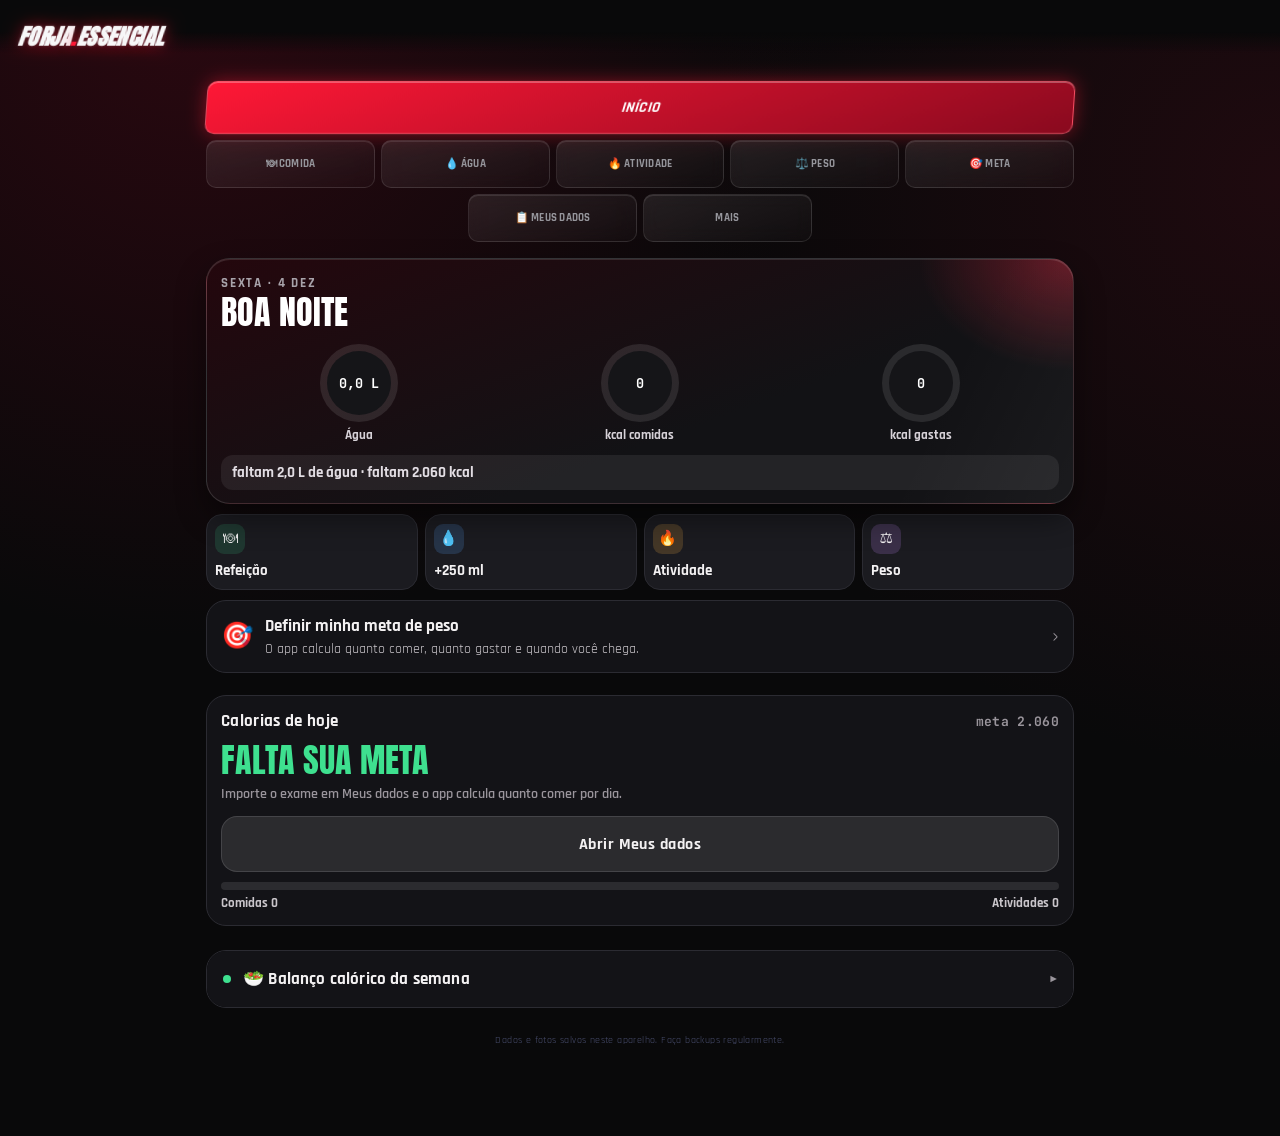
<file: index.html>
<!DOCTYPE html>
<html lang="pt-BR">
<head>
<meta charset="UTF-8">
<meta name="viewport" content="width=device-width, initial-scale=1.0">
<title>Forja.Essencial</title>
<link rel="icon" type="image/png" sizes="192x192" href="[data-uri]">
<link rel="apple-touch-icon" sizes="180x180" href="[data-uri]">
<link rel="manifest" href="manifest.webmanifest">
<meta name="theme-color" content="#09090a">
<meta name="apple-mobile-web-app-capable" content="yes">
<meta name="apple-mobile-web-app-status-bar-style" content="black-translucent">
<meta name="apple-mobile-web-app-title" content="Forja.Essencial">
<link rel="preconnect" href="https://fonts.googleapis.com">
<link href="https://fonts.googleapis.com/css2?family=Anton&family=Rajdhani:wght@500;600;700&family=JetBrains+Mono:wght@400;500;700&display=swap" rel="stylesheet">
<link rel="stylesheet" href="app.css">
<link rel="stylesheet" href="forja3.css">

<script src="tesseract.min.js"></script>
<script src="https://accounts.google.com/gsi/client" async defer></script>
<script src="local-db.js"></script><script src="nutrition.js"></script></head>
<body data-forja-variant="essencial">

<header>
  <div class="brand-row">
    <h1>FORJA<span class="dot">.</span>TREINO</h1>
    <div class="streak-chip">🔥 <span id="streak-num">0</span> dias</div>
  </div>
</header>

<main>
  <div class="tabs">
    <button class="tab tab-main active" data-tab="inicio">Início</button>
    <button class="tab" data-tab="corrida">🏃 Corrida</button>
    <button class="tab" data-tab="natacao">🏊 Natação</button>
    <button class="tab" data-tab="crossfit">🔥 CrossFit</button>
    <button class="tab" data-tab="academia">🏋️ Academia</button>
    <button class="tab" data-tab="biblioteca">📚 Biblioteca</button>
    <button class="tab" data-tab="recompensas">🪙 Recompensas</button>
    <button class="tab" data-tab="relatorios">📊 Relatórios</button>
    <button class="tab" data-tab="progresso">📅 Progresso</button>
    <button class="tab" data-tab="corpo">⚖️ Corpo</button>
    <button class="tab" data-tab="agua">💧 Água</button>
    <button class="tab" data-tab="dieta">🍽 Dieta</button>
    <button class="tab" data-tab="cardapio">📋 Cardápio</button>
    <button class="tab" data-tab="importar">📤 Importar</button>
    <button class="tab" data-tab="mais">Mais</button>
  </div>
  <div class="section-bar" id="section-bar"><button type="button" class="sb-home" aria-label="Voltar ao Início" onclick="switchTab('inicio')">⌂</button><span class="sb-nome" id="sb-nome">Academia</span><button type="button" class="sb-trocar" id="sb-trocar" aria-expanded="false" onclick="Forja3.toggleTabs()">Trocar ▾</button></div>

  <!-- INÍCIO / DASHBOARD TAB -->
  <div id="tab-inicio">
    <section class="home-hero" id="home-hero" aria-label="Resumo de hoje"></section>

    <section class="card" id="first-run-guide" hidden>
      <div class="card-head"><h2>👋 Comece do seu jeito</h2></div>
      <p>Seus registros começam vazios. Você pode usar treino, dieta e cartões sem conectar contas. Em <strong>Mais</strong>, escolha se quer configurar seu próprio Strava ou cadastrar um cardápio.</p>
      <div class="row"><button type="button" class="primary" id="first-run-open-settings">Ver opções em Mais</button><button type="button" id="first-run-dismiss">Entendi</button></div>
    </section>

    <div class="quote-card" id="quote-card">
      <div class="quote-text" id="quote-text"></div>
    </div>

    <section class="card creatine-week-card" id="creatine-week-card" data-home-card="creatina" aria-labelledby="creatine-week-title">
      <div class="card-head creatine-week-head">
        <div>
          <h2 id="creatine-week-title">⚡ Creatina da semana</h2>
          <p id="creatine-week-message">Carregando seus registros…</p>
        </div>
        <strong id="creatine-week-progress">0 de 7 dias</strong>
      </div>
      <div class="creatine-week-days" id="creatine-week-days" aria-label="Registro semanal de creatina"></div>
      <p class="creatine-week-note">A semana vai de segunda a domingo. Na segunda-feira, um novo painel começa automaticamente.</p>
    </section>
    <div id="custom-week-cards" data-home-card="custom-week-cards"></div>

    <div id="home-small-indicators" data-home-block="indicadores">
    <div class="dash-stat-grid">
      <div class="dash-stat" data-home-card="sequencia">
        <div class="dash-stat-num" id="dash-streak">0</div>
        <div class="dash-stat-lbl">🔥 dias seguidos (água + saldo + treino ou descanso)</div>
      </div>
      <div class="dash-stat" data-home-card="agua-sequencia">
        <div class="dash-stat-num" id="dash-water-streak">0</div>
        <div class="dash-stat-lbl">💧 dias seguidos (água)</div>
      </div>
      <div class="dash-stat dash-stat-water" data-home-card="agua">
        <div id="water-bottle-dash" title="Arraste para ajustar a água de hoje"></div>
        <div>
          <div class="dash-stat-num" id="water-bottle-dash-label">0ml</div>
          <div class="dash-stat-lbl">💧 água hoje · arraste ↕</div>
        </div>
      </div>
      <div class="dash-stat" data-home-card="peso">
        <div class="dash-stat-num" id="dash-weight">–</div>
        <div class="dash-stat-lbl">⚖️ último peso</div>
      </div>
      <div class="dash-stat" data-home-card="treinos">
        <div class="dash-stat-num" id="dash-workouts-month">0</div>
        <div class="dash-stat-lbl">📅 treinos no mês</div>
      </div>
      <div class="dash-stat" data-home-card="saldo">
        <div class="dash-stat-num" id="dash-cal-balance">–</div>
        <div class="dash-stat-lbl">🍽 saldo calórico</div>
      </div>
      <div class="dash-stat" data-home-card="gasto-ativo">
        <div class="dash-stat-num" id="dash-cal-exercise">–</div>
        <div class="dash-stat-lbl">🔥 gasto em exercício</div>
      </div>
      <div class="dash-stat" data-home-card="ingestao"><div class="dash-stat-num" id="dash-intake">–</div><div class="dash-stat-lbl">🍴 ingestão hoje</div></div>
      <div class="dash-stat" data-home-card="dieta-dias">
        <div class="dash-stat-num" id="dash-deficit-streak">0</div>
        <div class="dash-stat-lbl">🥗 dias com dieta concluída</div>
      </div>
    </div>
    <p id="home-streak-criteria" class="calc-formula-note" aria-live="polite"></p>
    <p id="home-energy-sources" class="calc-formula-note" aria-live="polite"></p>
    </div>

    <div class="card" id="weekly-goal-card" data-home-card="meta-semanal" data-module-card="weekly-goal-card">
      <div class="card-head"><h2>🎯 Meta semanal</h2></div>
      <div class="goal-progress-line" id="goal-progress-line"></div>
      <div class="goal-compensation-note" id="goal-compensation-note"></div>
      <div class="home-progress-row" id="home-goal-progress">
        <div class="progress-bar-label"><span id="home-goal-progress-label">0 / 0 treinos</span></div>
        <div class="progress-bar-track"><div class="progress-bar-fill" id="home-goal-progress-fill"></div></div>
        <p class="calc-formula-note" id="home-goal-progress-remain"></p>
      </div>
      <div class="home-progress-row" id="home-deficit-progress">
        <div class="home-progress-title">🥗 Déficit calórico da semana</div>
        <div class="progress-bar-label"><span id="home-deficit-progress-label">Calculando…</span></div>
        <div class="progress-bar-track"><div class="progress-bar-fill" id="home-deficit-progress-fill"></div></div>
      </div>
      <div class="home-rewards-mini" id="home-rewards-mini">
        <div><div class="calc-formula-note" style="margin:0;">🪙 Fichas de recompensa</div><div class="hr-balance" id="home-rewards-balance">0</div></div>
        <div class="hr-next" id="home-rewards-next"></div>
      </div>
      <label style="margin-top:14px;">Meta base (treinos por semana)</label>
      <div class="stepper-row">
        <button class="step-btn" onclick="adjustWeeklyGoal(-1)">−1</button>
        <div class="custom-amount" id="weekly-goal-display">3</div>
        <button class="step-btn plus" onclick="adjustWeeklyGoal(1)">+1</button>
      </div>
      <label for="weekly-rest-day">Dia de descanso planejado nesta semana</label>
      <select id="weekly-rest-day" onchange="setWeeklyRestDay(this.value)">
        <option value="0">Domingo</option><option value="1">Segunda-feira</option><option value="2">Terça-feira</option><option value="3">Quarta-feira</option><option value="4">Quinta-feira</option><option value="5">Sexta-feira</option><option value="6">Sábado</option>
      </select>
      <p class="calc-formula-note">Se trocar o descanso para sábado, o domingo passa a exigir treino para a sequência. Um treino feito no dia de descanso também conta normalmente.</p>
    </div>
    <div class="card" data-home-card="atalhos"><div class="card-title">Atalhos do dia</div><div class="home-actions">
<button type="button" onclick="ForjaEnhancements.openTab('dieta')">🍽 Registrar refeição</button>
<button type="button" onclick="quickAddWater(200,todayKey())">💧 200 ml</button>
<button type="button" onclick="quickAddWater(500,todayKey())">💧 500 ml</button>
<button type="button" onclick="ForjaEnhancements.openTab('agua')">💧 Mais água / por goles</button>
<button type="button" onclick="ForjaEnhancements.openTab('crossfit');startCrossfitManualEntry()">🏋 Registrar WOD</button></div><p id="home-health-status" class="calc-formula-note"></p></div>
<div class="card weekly-calorie-card" id="weekly-calorie-card" data-home-card="resumo-semanal" data-tone="empty">
      <div class="card-head"><h2>🥗 Balanço calórico da semana</h2></div>
      <div class="weekly-calorie-value" id="weekly-calorie-value">Calculando…</div>
      <p class="calc-formula-note" id="weekly-calorie-detail" role="status" aria-live="polite"></p>
      <p id="weekly-range" class="calc-formula-note"></p><p id="weekly-goal" class="calc-formula-note"></p><details><summary>Ver os dias</summary><div id="weekly-days"></div><p class="calc-formula-note">Meta do dia = gasto do corpo + atividades lançadas − o que você tira para a meta de peso. Verde: abaixo da meta · Vermelho: acima.</p></details>
    </div>
    <div class="card" id="weekly-report-card" data-home-card="comparacao-semanal" data-module-card="weekly-report-card"><div class="card-head"><h2>📊 Comparação semanal</h2></div><div id="weekly-report-content">O relatório será preenchido conforme seus registros e sincronizações.</div></div>
    <div data-home-card="atualizar"><button type="button" class="primary" id="home-refresh" onclick="ForjaSyncCenter.refreshAll()">Atualizar</button>
    <p id="home-refresh-status" class="calc-formula-note" role="status" aria-live="polite"></p></div>
  </div>

  <!-- CORRIDA TAB -->
  <div id="tab-corrida" style="display:none">
    <div class="card">
      <div class="card-head"><h2>🏃 Corrida</h2></div>
      <div class="corrida-status-row" id="corrida-status-line"></div>
      <p class="calc-formula-note" id="corrida-strava-status"></p>
    </div>
    <div class="card">
      <div class="row" style="gap:8px;">
        <label for="corrida-print-file" class="photo-btn" style="flex:1;text-align:center;">📷 Enviar print</label>
        <button type="button" class="photo-btn" style="flex:1;" onclick="startCorridaManualEntry()">✍️ Registro manual</button>
      </div>
      <input type="file" id="corrida-print-file" accept="image/*" style="display:none" onchange="handleCorridaPrintFile(event)">
      <div id="corrida-print-note"></div>
      <div id="corrida-print-status"></div>
      <div id="corrida-print-review"></div>
    </div>
    <div id="corrida-history-list"></div>
    <div id="corrida-charts" style="display:none">
      <div class="card" id="corrida-volume-chart"></div>
      <div class="calc-formula-note" id="corrida-volume-caption" style="margin:6px 0 14px;"></div>
      <div class="card" id="corrida-pace-chart"></div>
      <div class="calc-formula-note" id="corrida-pace-caption" style="margin:6px 0 14px;"></div>
    </div>
  </div>

  <!-- NATAÇÃO TAB -->
  <div id="tab-natacao" style="display:none">
    <div class="card">
      <div class="card-head"><h2>🏊 Natação</h2></div>
      <div class="corrida-status-row" id="natacao-status-line"></div>
      <p class="calc-formula-note" id="natacao-strava-status"></p>
    </div>
    <div class="card">
      <div class="row" style="gap:8px;">
        <label for="natacao-print-file" class="photo-btn" style="flex:1;text-align:center;">📷 Enviar print</label>
        <button type="button" class="photo-btn" style="flex:1;" onclick="startNatacaoManualEntry()">✍️ Registro manual</button>
      </div>
      <input type="file" id="natacao-print-file" accept="image/*" style="display:none" onchange="handleNatacaoPrintFile(event)">
      <div id="natacao-print-note"></div>
      <div id="natacao-print-status"></div>
      <div id="natacao-print-review"></div>
    </div>
    <div id="natacao-history-list"></div>
    <div id="natacao-charts" style="display:none">
      <div class="card" id="natacao-volume-chart"></div>
      <div class="calc-formula-note" id="natacao-volume-caption" style="margin:6px 0 14px;"></div>
      <div class="card" id="natacao-pace-chart"></div>
      <div class="calc-formula-note" id="natacao-pace-caption" style="margin:6px 0 14px;"></div>
    </div>
  </div>

  <!-- CROSSFIT TAB -->
  <div id="tab-crossfit" style="display:none">
    <div class="card">
      <div class="card-head"><h2>🔥 CrossFit</h2></div>
      <div class="corrida-status-row" id="crossfit-status-line"></div>
    </div>
    <div class="card" id="wod-library-card"><div class="card-title">Meus WODs</div><p class="calc-formula-note">Reutilize a prescrição e registre seu resultado de hoje.</p><div id="wod-library-list"></div><details><summary>Comparar registros</summary><div id="wod-comparison"></div></details></div><div class="card" id="crossfit-print-card">
      <div class="row" style="gap:8px;">
        <label for="crossfit-print-file" class="photo-btn" style="flex:1;text-align:center;" id="crossfit-print-label">📷 Enviar print</label>
        <button type="button" class="photo-btn" style="flex:1;" onclick="startCrossfitManualEntry()">✍️ Registro manual</button>
      </div>
      <input type="file" id="crossfit-print-file" accept="image/*" style="display:none" onchange="handleCrossfitPrintFile(event)">
      <div id="crossfit-print-note"></div>
      <div id="crossfit-print-status"></div>
      <div id="crossfit-print-review"></div>
    </div>
    <div id="crossfit-history-list"></div>
    <div id="crossfit-charts" style="display:none">
      <div class="card" id="crossfit-freq-chart"></div>
      <div class="calc-formula-note" id="crossfit-freq-caption" style="margin:6px 0 14px;"></div>
      <div class="card" id="crossfit-duracao-chart"></div>
      <div class="calc-formula-note" id="crossfit-duracao-caption" style="margin:6px 0 14px;"></div>
    </div>
    <div class="card" id="crossfit-science-card">
      <div class="card-head"><h2>📚 Ciência do CrossFit</h2></div>
      <div id="crossfit-science-list"></div>
    </div>
  </div>

  <!-- ACADEMIA -->
  <div id="tab-academia" style="display:none">

    <span id="academia-streak" hidden>0</span>
    <div id="ac-hoje" class="ac-hoje"></div>
    <p class="calc-formula-note gym-suggestion-note" id="gym-suggestion-note" style="display:none;"></p>
    <div class="session-box" id="session-box">
      <div class="session-idle" id="session-idle"></div>
      <div class="session-running" id="session-running" style="display:none">
        <div class="tr-l1"><span class="tr-nm" id="tr-nome">Treino livre</span><span class="session-timer" id="session-timer">00:00</span><button type="button" class="session-end-btn" onclick="ForjaGymUI.endWorkoutSession()">Finalizar</button></div>
        <div class="tr-prog"><i id="tr-prog-fill"></i></div>
        <div class="tr-l3"><span id="session-live"></span><span id="tr-vol"></span></div>
      </div>
    </div>

    <div class="card body-collapsed" id="muscle-overview-card" style="display:none">
      <button type="button" class="body-toggle-head" onclick="ForjaGymUI.toggleBodyCard()"><span>🧍 Mapa muscular de hoje</span><span class="body-toggle-arrow" id="body-toggle-arrow">▸ Ver</span></button>
      <div class="body-figure-wrap">
        <div class="body-view-toggle"><button id="view-front-btn" class="active" onclick="toggleBodyView('front')">Frente</button><button id="view-back-btn" onclick="toggleBodyView('back')">Costas</button></div>
        <div id="body-fig-front" class="body-figure-photo">
          <svg viewBox="0 0 200 350" xmlns="http://www.w3.org/2000/svg">
            <ellipse class="body-static" cx="100" cy="26" rx="19" ry="22"/>
            <rect class="body-static" x="90" y="44" width="20" height="14" rx="6"/>
            <ellipse class="muscle-zone-img" data-zone="shoulder" cx="54" cy="70" rx="19" ry="14"/>
            <ellipse class="muscle-zone-img" data-zone="shoulder" cx="146" cy="70" rx="19" ry="14"/>
            <rect class="muscle-zone-img" data-zone="chest" x="70" y="60" width="60" height="46" rx="18"/>
            <rect class="muscle-zone-img" data-zone="abs" x="80" y="108" width="40" height="48" rx="10"/>
            <rect class="muscle-zone-img" data-zone="arm_front" x="27" y="76" width="23" height="58" rx="11"/>
            <rect class="muscle-zone-img" data-zone="arm_front" x="150" y="76" width="23" height="58" rx="11"/>
            <rect class="body-static" x="25" y="132" width="20" height="52" rx="10"/>
            <rect class="body-static" x="155" y="132" width="20" height="52" rx="10"/>
            <ellipse class="body-static" cx="35" cy="190" rx="10" ry="12"/>
            <ellipse class="body-static" cx="165" cy="190" rx="10" ry="12"/>
            <rect class="body-static" x="74" y="154" width="52" height="30" rx="14"/>
            <rect class="muscle-zone-img" data-zone="legs" x="66" y="182" width="30" height="150" rx="15"/>
            <rect class="muscle-zone-img" data-zone="legs" x="104" y="182" width="30" height="150" rx="15"/>
            <ellipse class="body-static" cx="81" cy="336" rx="14" ry="8"/>
            <ellipse class="body-static" cx="119" cy="336" rx="14" ry="8"/>
          </svg>
        </div>
        <div id="body-fig-back" class="body-figure-photo" style="display:none">
          <svg viewBox="0 0 200 350" xmlns="http://www.w3.org/2000/svg">
            <ellipse class="body-static" cx="100" cy="26" rx="19" ry="22"/>
            <rect class="body-static" x="90" y="44" width="20" height="14" rx="6"/>
            <ellipse class="muscle-zone-img" data-zone="shoulder" cx="54" cy="70" rx="19" ry="14"/>
            <ellipse class="muscle-zone-img" data-zone="shoulder" cx="146" cy="70" rx="19" ry="14"/>
            <rect class="muscle-zone-img" data-zone="back" x="68" y="60" width="64" height="68" rx="20"/>
            <rect class="muscle-zone-img" data-zone="arm_back" x="27" y="76" width="23" height="58" rx="11"/>
            <rect class="muscle-zone-img" data-zone="arm_back" x="150" y="76" width="23" height="58" rx="11"/>
            <rect class="body-static" x="25" y="132" width="20" height="52" rx="10"/>
            <rect class="body-static" x="155" y="132" width="20" height="52" rx="10"/>
            <ellipse class="body-static" cx="35" cy="190" rx="10" ry="12"/>
            <ellipse class="body-static" cx="165" cy="190" rx="10" ry="12"/>
            <rect class="muscle-zone-img" data-zone="glute" x="72" y="154" width="56" height="34" rx="16"/>
            <rect class="muscle-zone-img" data-zone="legs" x="66" y="188" width="30" height="78" rx="14"/>
            <rect class="muscle-zone-img" data-zone="legs" x="104" y="188" width="30" height="78" rx="14"/>
            <rect class="muscle-zone-img" data-zone="calf" x="66" y="266" width="30" height="66" rx="12"/>
            <rect class="muscle-zone-img" data-zone="calf" x="104" y="266" width="30" height="66" rx="12"/>
            <ellipse class="body-static" cx="81" cy="336" rx="14" ry="8"/>
            <ellipse class="body-static" cx="119" cy="336" rx="14" ry="8"/>
          </svg>
        </div>
        <div class="muscle-legend"><span><i class="dot primary"></i> Trabalhado</span></div>
      </div>
    </div>

    <div class="ex-sheet-dim" id="ex-sheet-dim" onclick="ForjaGymUI.closeExSheet()"></div>
    <div id="session-stack"></div>
    <button class="primary" id="add-exercise-btn" onclick="ForjaGymUI.openPickerForAdd()" style="display:none">+ Adicionar exercício</button>

    <div class="card" id="picker-card" style="display:none">
      <div class="card-head"><h2>Escolher exercício</h2><button class="switch-btn" id="picker-close-btn" onclick="ForjaGymUI.closePicker()" style="display:none">Fechar</button></div>
      <input id="gym-catalog-search" class="picker-search" placeholder="🔍 Buscar entre 900+ exercícios (português ou inglês)…" oninput="ForjaGymUI.searchCatalog()">
      <div class="filter-chip-row">
        <button class="filter-chip active" data-filter="Todos" onclick="ForjaGymUI.selectPickerFilter(this)">Todos</button>
        <button class="filter-chip" data-filter="Peito" onclick="ForjaGymUI.selectPickerFilter(this)">Peito</button>
        <button class="filter-chip" data-filter="Costas" onclick="ForjaGymUI.selectPickerFilter(this)">Costas</button>
        <button class="filter-chip" data-filter="Ombro" onclick="ForjaGymUI.selectPickerFilter(this)">Ombro</button>
        <button class="filter-chip" data-filter="Bíceps" onclick="ForjaGymUI.selectPickerFilter(this)">Bíceps</button>
        <button class="filter-chip" data-filter="Tríceps" onclick="ForjaGymUI.selectPickerFilter(this)">Tríceps</button>
        <button class="filter-chip" data-filter="Abdômen" onclick="ForjaGymUI.selectPickerFilter(this)">Abdômen</button>
        <button class="filter-chip" data-filter="Perna" onclick="ForjaGymUI.selectPickerFilter(this)">Perna</button>
        <button class="filter-chip" data-filter="Glúteo" onclick="ForjaGymUI.selectPickerFilter(this)">Glúteo</button>
        <button class="filter-chip" data-filter="Panturrilha" onclick="ForjaGymUI.selectPickerFilter(this)">Panturrilha</button>
        <button class="filter-chip" data-filter="Cardio" onclick="ForjaGymUI.selectPickerFilter(this)">🚴 Cardio</button>
      </div>
      <div class="ex-chip-grid" id="picker-list"></div>
<div class="ex-chip-grid" id="picker-catalog-list"></div>
      <button class="primary secondary-btn" onclick="ForjaGymUI.showNewExerciseForm()">+ Novo exercício</button>
      <div id="new-ex-form" style="display:none; margin-top:10px;">
        <label>Nome do exercício</label><input id="new-ex-name" placeholder="Ex.: Supino reto" oninput="ForjaGymUI.suggestMuscleFromName(this.value)">
        <label style="margin-top:8px;">Ou identifique por foto</label>
        <input type="file" id="new-ex-photo-input" accept="image/*" capture="environment" style="display:none" onchange="ForjaGeminiVision.handleExercisePhoto(event)">
        <button class="secondary-btn" style="margin-top:4px;" onclick="document.getElementById('new-ex-photo-input').click()">📷 Identificar por foto (Gemini)</button>
        <div id="new-ex-photo-status" class="calc-formula-note" style="min-height:14px;"></div>
        <label style="margin-top:8px;">Grupo muscular <span id="muscle-suggested-tag" style="display:none;color:var(--muted);font-weight:400;">(sugerido automaticamente — ajuste se precisar)</span></label>
        <div class="muscle-chip-row">
          <button class="muscle-chip active" data-muscle="Peito" onclick="ForjaGymUI.selectMuscle(this)">Peito</button>
          <button class="muscle-chip" data-muscle="Costas" onclick="ForjaGymUI.selectMuscle(this)">Costas</button>
          <button class="muscle-chip" data-muscle="Ombro" onclick="ForjaGymUI.selectMuscle(this)">Ombro</button>
          <button class="muscle-chip" data-muscle="Bíceps" onclick="ForjaGymUI.selectMuscle(this)">Bíceps</button>
          <button class="muscle-chip" data-muscle="Tríceps" onclick="ForjaGymUI.selectMuscle(this)">Tríceps</button>
          <button class="muscle-chip" data-muscle="Abdômen" onclick="ForjaGymUI.selectMuscle(this)">Abdômen</button>
          <button class="muscle-chip" data-muscle="Perna" onclick="ForjaGymUI.selectMuscle(this)">Perna</button>
          <button class="muscle-chip" data-muscle="Glúteo" onclick="ForjaGymUI.selectMuscle(this)">Glúteo</button>
          <button class="muscle-chip" data-muscle="Panturrilha" onclick="ForjaGymUI.selectMuscle(this)">Panturrilha</button>
        </div>
        <button class="primary" onclick="ForjaGymUI.createNewExercise()" style="margin-top:8px;">Criar e usar</button>
      </div>
    </div>

    <div class="card"><div class="card-head"><h2>Treino de hoje</h2></div><div id="today-list"></div></div>

    <div class="card" id="gym-sessions-chart-card">
      <div class="card-head"><h2>📈 Evolução dos treinos</h2></div>
      <div class="chart-tabs"><button type="button" data-m="kcal" class="on" onclick="ForjaGymUI.setSessionsMetric('kcal')">Calorias</button><button type="button" data-m="durationMin" onclick="ForjaGymUI.setSessionsMetric('durationMin')">Duração</button><button type="button" data-m="volume" onclick="ForjaGymUI.setSessionsMetric('volume')">Volume</button></div>
      <div class="hbars" id="sessions-chart"></div>
    </div>

    <div class="card" id="gym-weekly-goal-card" data-module-card="gym-weekly-goal-card">
      <div class="card-head"><h2>🎯 Meta semanal</h2></div>
      <div class="session-ring-wrap">
        <div class="session-ring" id="goal-ring">
          <div class="session-ring-inner">
            <span class="session-ring-num" id="goal-ring-num">0</span>
            <span class="session-ring-lbl">treinos</span>
          </div>
        </div>
        <div class="session-ring-legend">
          <div class="session-ring-legend-row"><span class="dot" style="background:var(--blue)"></span><span id="gym-goal-progress-line"></span></div>
        </div>
      </div>
      <div class="goal-compensation-note" id="gym-goal-compensation-note"></div>
      <label>Meta base (treinos por semana)</label>
      <div class="stepper-row">
        <button class="step-btn" onclick="ForjaGymUI.adjustWeeklyGoal(-1)">−1</button>
        <div class="custom-amount" id="weekly-goal-display">3</div>
        <button class="step-btn plus" onclick="ForjaGymUI.adjustWeeklyGoal(1)">+1</button>
      </div>
    </div>

    <div class="card" id="ready-workouts-card" data-module-card="ready-workouts-card">
      <div class="card-head"><h2>✨ Treinos prontos</h2></div>
      <div class="calc-formula-note">Modelos de treino por objetivo. Toque em "Usar esse treino" pra criar os grupos automaticamente — depois você pode editar, renomear ou apagar como qualquer grupo seu.</div>
      <div id="ready-workouts-list"></div>
    </div>

    <div class="card" id="workout-groups-card" data-module-card="workout-groups-card">
      <div class="card-head"><h2>📋 Meus treinos</h2><button class="switch-btn" onclick="ForjaGymUI.showNewGroupForm()">+ Novo treino</button></div>
      <div class="calc-formula-note">Seus treinos A, B, C… O painel do topo sugere o próximo da sequência. Toque num treino para começar por ele.</div>
      <div id="workout-groups-list"></div>
      <div id="group-form" style="display:none; margin-top:10px;">
        <label>Nome do treino</label><input id="group-name-input" placeholder="Ex.: Treino A">
        <label style="margin-top:8px;">Exercícios do treino</label>
        <div class="ex-chip-grid" id="group-exercise-checklist"></div>
        <div style="display:flex; gap:8px; margin-top:8px;">
          <button class="primary" style="flex:1;" onclick="ForjaGymUI.saveWorkoutGroup()">Salvar treino</button>
          <button class="secondary-btn" onclick="ForjaGymUI.closeGroupForm()">Cancelar</button>
        </div>
      </div>
    </div>
  </div>

  <!-- BIBLIOTECA DE EXERCÍCIOS -->
  <div id="tab-biblioteca" style="display:none">
    <div class="card">
      <div class="card-head"><h2>📚 Biblioteca de exercícios</h2></div>
      <p class="calc-formula-note">Todos os exercícios num só lugar: os seus (com a foto que você tirou e a última carga registrada) e os da biblioteca completa (762+ exercícios). Toque numa categoria ou busque pelo nome.</p>
    </div>

    <div class="card">
      <label for="lib-search-input">Buscar exercício</label>
      <input id="lib-search-input" placeholder="Ex.: supino, agachamento, remada..." oninput="ForjaExerciseLibraryTab.onSearch(this.value)">
      <div class="filter-chip-row" style="margin-top:10px;">
        <button class="filter-chip" data-lib-filter="Favoritos" onclick="ForjaExerciseLibraryTab.selectFilter(this)">⭐ Favoritos</button>
        <button class="filter-chip active" data-lib-filter="Todos" onclick="ForjaExerciseLibraryTab.selectFilter(this)">Todos</button>
        <button class="filter-chip" data-lib-filter="Cardio" onclick="ForjaExerciseLibraryTab.selectFilter(this)">🚴 Cardio</button>
      </div>
      <div class="filter-chip-row">
        <button class="filter-chip" data-lib-filter="Peito" onclick="ForjaExerciseLibraryTab.selectFilter(this)">Peito</button>
        <button class="filter-chip" data-lib-filter="Costas" onclick="ForjaExerciseLibraryTab.selectFilter(this)">Costas</button>
        <button class="filter-chip" data-lib-filter="Ombro" onclick="ForjaExerciseLibraryTab.selectFilter(this)">Ombro</button>
        <button class="filter-chip" data-lib-filter="Bíceps" onclick="ForjaExerciseLibraryTab.selectFilter(this)">Bíceps</button>
        <button class="filter-chip" data-lib-filter="Tríceps" onclick="ForjaExerciseLibraryTab.selectFilter(this)">Tríceps</button>
        <button class="filter-chip" data-lib-filter="Abdômen" onclick="ForjaExerciseLibraryTab.selectFilter(this)">Abdômen</button>
        <button class="filter-chip" data-lib-filter="Perna" onclick="ForjaExerciseLibraryTab.selectFilter(this)">Perna</button>
        <button class="filter-chip" data-lib-filter="Glúteo" onclick="ForjaExerciseLibraryTab.selectFilter(this)">Glúteo</button>
        <button class="filter-chip" data-lib-filter="Panturrilha" onclick="ForjaExerciseLibraryTab.selectFilter(this)">Panturrilha</button>
      </div>
    </div>

    <div class="card" id="lib-detail-card" style="display:none"></div>

    <div class="card">
      <div class="card-head"><h2>📸 Meus exercícios</h2></div>
      <div class="ex-chip-grid" id="lib-mine-list"></div>
    </div>

    <div class="card">
      <div class="card-head"><h2>🏋️ Biblioteca completa</h2></div>
      <p id="lib-catalog-hint" class="calc-formula-note"></p>
      <div class="ex-chip-grid" id="lib-catalog-list"></div>
      <button type="button" class="primary secondary-btn" id="lib-load-more-btn" style="display:none" onclick="ForjaExerciseLibraryTab.loadMore()">Carregar mais</button>
    </div>
  </div>

  <!-- RECOMPENSAS -->
  <div id="tab-recompensas" style="display:none">
    <div class="card">
      <div class="card-head"><h2>🪙 Recompensas</h2></div>
    </div>
    <div class="card" id="gym-rewards-card" data-module-card="gym-rewards-card">
      <div class="calorie-result-card" style="margin-bottom:10px;">
        <div class="lbl">Saldo de fichas</div><div class="val" id="reward-balance">0</div>
      </div>
      <div class="goal-grid" style="margin-bottom:12px;">
        <div class="goal-cell"><div class="glbl">Dias perfeitos</div><div class="gval" id="reward-perfect-days">0</div></div>
        <div class="goal-cell"><div class="glbl">Total ganho</div><div class="gval" id="reward-total-earned">0</div></div>
      </div>
      <label>Cartela da semana</label>
      <div class="weekly-card-row" id="weekly-card-row"></div>
      <label style="margin-top:12px;">Loja de recompensas</label>
      <div id="reward-shop-list"></div>
      <div class="stepper-row" style="margin-top:10px;">
        <input id="new-reward-name" placeholder="Nome da recompensa" style="flex:2;">
        <input id="new-reward-cost" type="number" min="1" placeholder="Fichas" style="flex:1;">
      </div>
      <button class="primary secondary-btn" onclick="ForjaGymUI.addRewardFromUI()" style="margin-top:8px;">+ Adicionar recompensa</button>
      <label style="margin-top:14px;">Histórico de resgates</label>
      <div id="reward-history-list"></div>
    </div>
  </div>

  <!-- RELATÓRIOS -->
  <div id="tab-relatorios" style="display:none">
    <div class="card">
      <div class="card-head"><h2>📊 Relatórios</h2></div>
    </div>
    <div class="card" id="gym-calendar-card" data-module-card="gym-calendar-card">
      <div class="card-head"><h2>📅 Calendário</h2></div>
      <div class="cal-header"><button onclick="ForjaGymUI.calShiftMonth(-1)">‹</button><span id="cal-label"></span><button onclick="ForjaGymUI.calShiftMonth(1)">›</button></div>
      <div class="cal-grid" id="cal-grid"></div>
      <div class="cal-legend">
        <span><i class="dot" style="background:var(--blue)"></i> Academia</span>
        <span><i class="dot" style="background:#0a8f6f"></i> Cardio</span>
        <span><i class="dot" style="background:linear-gradient(135deg, var(--blue) 50%, #0a8f6f 50%)"></i> Os dois</span>
      </div>
      <div class="cal-legend" style="margin-top:4px;">
        <span>📷 Foto</span><span>⌚ Relógio</span><span>💧 Meta de água</span><span>📉 Déficit calórico</span>
      </div>
    </div>

    <div class="card" id="gym-records-card" data-module-card="gym-records-card"><div class="card-head"><h2>Recordes (1RM estimado)</h2></div><div id="pr-list"></div></div>
    <div class="card" id="gym-volume-card" data-module-card="gym-volume-card"><div class="card-head"><h2>📊 Volume total levantado</h2></div><div class="chart-wrap" id="volume-chart"></div></div>
    <div class="card" id="gym-duration-card" data-module-card="gym-duration-card">
      <div class="card-head"><h2>⏱ Duração dos treinos</h2></div>
      <div class="dash-stat-grid" id="duration-stats"></div>
      <div class="chart-wrap" id="duration-chart"></div>
    </div>
  </div>

  <!-- POST-WORKOUT RPE MODAL -->
  <div id="rpe-modal-overlay" class="rpe-modal-overlay" style="display:none">
    <div class="rpe-sheet">
      <div class="completion-phrase" id="completion-phrase"></div>
      <h2>Avalie seu esforço</h2>
      <div class="sub">Quão difícil foi esse treino, de 1 a 10?</div>
      <div class="rpe-scale-row" id="rpe-scale-row"></div>
      <div class="rpe-label-row" id="rpe-label-row"></div>
      <button class="primary" onclick="ForjaGymUI.saveSessionRpe()">Salvar</button>
      <button class="rpe-skip-btn" onclick="ForjaGymUI.skipSessionRpe()">Pular</button>
    </div>
  </div>

  <!-- REST TIMER POPUP -->
  <!-- DESCANSO (montado pelo gym-ui) -->
  <div id="rest-modal-overlay" class="rest-overlay" style="display:none"></div>

  <div id="tab-progresso" style="display:none">
    <div class="card"><div class="card-head"><h2>📅 Progresso</h2></div>
      <p class="calc-formula-note">Toque em um dia para ver o que foi registrado e o que já foi concluído. Ponto claro: em andamento; ponto preenchido: meta cumprida.</p>
      <div class="progress-month-nav"><button type="button" id="progress-prev-month" aria-label="Mês anterior">‹</button><strong id="progress-month"></strong><button type="button" id="progress-next-month" aria-label="Próximo mês">›</button></div>
      <p id="progress-month-summary" class="calc-formula-note"></p>
      <div id="progress-calendar-grid" class="progress-calendar-grid" aria-label="Calendário de registros"></div>
      <div class="progress-legend"><span><i class="training"></i> Treino</span><span><i class="diet"></i> Dieta</span><span><i class="water"></i> Água</span><span><i class="creatine"></i> Creatina</span><span>◯ Em andamento · ● Concluído</span></div>
      <div id="progress-day-summary" class="progress-day-summary" role="status"></div>
    </div>
    <div class="card" id="progress-muscle-card">
      <div class="card-head"><h2>💪 Músculos do dia</h2></div>
      <p class="calc-formula-note">Toque em um dia no calendário acima. O mapa estima os grupos mais envolvidos com base nas corridas, natações, movimentos de CrossFit e séries de academia daquele dia — é uma estimativa, não mede ativação muscular de verdade.</p>
      <button type="button" class="dica-add-btn" onclick="ForjaMuscleDayMap.showExample()">Ver exemplo colorido</button>
      <div id="progress-muscle-map" role="status"></div>
    </div>
  </div>

  <!-- MAIS TAB — tools & settings used occasionally, kept off the daily-glance Início -->
  <div id="tab-mais" style="display:none">

  <div class="card" id="install-app-card">
    <div class="card-head"><h2>📲 Instalar o app</h2></div>
    <p class="calc-formula-note" id="install-app-status"></p>
    <button type="button" class="primary" id="install-app-btn" style="display:none" onclick="ForjaInstallApp.install()">Instalar na tela inicial</button>
    <div id="install-app-help" style="display:none"></div>
  </div>

  <div class="card" id="sheet-sync-card">
    <div class="card-head"><h2>☁️ Planilha Google e backup</h2></div>
    <p id="sheet-sync-status" class="calc-formula-note sheet-sync-status" role="status" data-kind="init">Ainda não conectado.</p>
    <div id="gsync-box" class="gsync-box"></div>
    <label class="sheet-sync-check"><input type="checkbox" id="sheet-sync-auto" checked onchange="ForjaSheetSync.setAuto(this.checked)"> Sincronizar automaticamente</label>
    <label class="sheet-sync-check"><input type="checkbox" id="sheet-sync-photos" onchange="ForjaSheetSync.setPhotos(this.checked)"> Incluir fotos de progresso (pesado)</label>
    <button type="button" class="secondary" id="sheet-sync-disconnect" style="display:none" onclick="ForjaSheetSync.disconnect()">Desconectar</button>
    <details class="routine-panel gs-avancado"><summary>Modo avançado: planilha com Apps Script (computador)</summary>
    <label class="calc-formula-note" for="sheet-sync-url">Endereço do app da Web (termina em /exec)</label>
    <input type="url" id="sheet-sync-url" placeholder="https://script.google.com/macros/s/.../exec" autocomplete="off" autocapitalize="off" spellcheck="false">
    <label class="calc-formula-note" for="sheet-sync-token">Senha do script</label>
    <input type="password" id="sheet-sync-token" placeholder="a senha que você pôs no script" autocomplete="off">
    <button type="button" class="primary" onclick="ForjaSheetSync.connect()">Conectar e testar</button>
    <button type="button" class="secondary" onclick="ForjaSheetSync.syncNow()">Sincronizar agora</button>
    <details class="routine-panel"><summary>Como criar a planilha (faça no computador)</summary>
      <ol class="calc-formula-note">
        <li>Crie uma planilha nova em sheets.google.com.</li>
        <li>Extensões &gt; Apps Script. Apague o que houver e cole o script (botão abaixo).</li>
        <li>Troque <b>TROQUE-ESTA-SENHA</b> no topo por uma senha sua.</li>
        <li>Implantar &gt; Nova implantação &gt; App da Web &gt; Executar como: Eu &gt; Acesso: Qualquer pessoa. Autorize.</li>
        <li>Copie o endereço /exec, cole acima com a senha e toque em Conectar e testar.</li>
        <li>Nos outros aparelhos, instale o app e repita só este passo.</li>
      </ol>
      <button type="button" class="secondary" onclick="ForjaSheetSync.copyScript()">📋 Copiar script</button>
      <textarea id="sheet-sync-script-box" hidden readonly rows="6"></textarea>
      <p class="calc-formula-note">Este aparelho: <b id="sheet-sync-device"></b></p>
    </details>
    </details>
  </div>

  <div class="section-block" data-section-id="mais-integracoes" data-default-collapsed="true">
    <div class="import-section-header integracoes" onclick="toggleSection('mais-integracoes')">🔗 Integrações e conexões <span class="section-chevron">▾</span></div>
    <div class="section-body">
    <div class="card" id="sync-center-card" data-module-card="sync-center-card">
      <div class="card-head"><h2>🔄 Central de sincronização</h2></div>
      <p class="calc-formula-note">Atualiza as fontes autorizadas e preserva os últimos dados se algum serviço estiver indisponível.</p>
      <p id="sync-center-status" class="calc-formula-note" role="status">Ainda não houve sincronização neste aparelho.</p>
      <button type="button" class="primary" onclick="ForjaSyncCenter.refreshAll()">Atualizar Strava</button>
    </div>
    <div class="card" id="strava-card" data-module-card="strava-card">
      <div class="card-head"><h2>🔗 Conectar ao Strava</h2></div>
      <p class="calc-formula-note">Importe corridas, natação e CrossFit ao abrir o aplicativo. A primeira importação busca os últimos 90 dias. A conexão depende de um cadastro Strava e de um serviço publicado em uma conta sua.</p>
      <details class="routine-panel"><summary>Como conectar minha conta?</summary>
        <ol><li>Tenha uma conta Strava e crie um aplicativo em Configurações → Minha API no site do Strava.</li>
        <li>Peça o pacote do serviço Forja.Treino a quem lhe enviou este APK. Publique esse serviço e crie o banco D1 na sua própria conta Cloudflare, conforme as instruções do pacote.</li>
        <li>Cadastre no seu serviço o ID e segredo da sua aplicação Strava, seu ID de atleta, o endereço HTTPS do serviço e as chaves privadas. Não informe esses segredos aqui no aplicativo nem os envie a outra pessoa.</li>
        <li>Depois que a página <code>/health</code> do seu serviço mostrar <code>ready:true</code>, cole abaixo a URL HTTPS do serviço, salve e toque em Conectar ao Strava. Autorize no navegador e volte ao Forja.</li></ol>
        <p>É opcional. Sem esse serviço, os registros manuais, a dieta e os cartões continuam funcionando. A análise de fotos com IA também depende dessa conexão.</p>
      </details>
      <label for="strava-service-url">Endereço do serviço de conexão</label>
      <input type="url" id="strava-service-url" placeholder="https://forja-strava.seu-subdominio.workers.dev" autocomplete="off" spellcheck="false">
      <button type="button" class="primary secondary-btn" id="strava-save">Salvar configuração</button>
      <p id="strava-privacy" class="calc-formula-note"></p>
      <div style="display:flex;gap:8px;flex-wrap:wrap">
        <button type="button" class="primary" id="strava-connect" disabled>Conectar ao Strava</button>
        <button type="button" class="primary secondary-btn" id="strava-sync" disabled>Sincronizar agora</button>
        <button type="button" class="primary secondary-btn" id="strava-disconnect" disabled>Desconectar</button>
      </div>
      <p id="strava-status" role="status" aria-live="polite" class="calc-formula-note">Aguardando configuração.</p>
      <p class="calc-formula-note">Treinos manuais são mantidos. Calorias podem não estar disponíveis na importação; nesse caso, confira e preencha manualmente.</p>
    </div>
    <div class="card" id="dash-gym-card" data-module-card="dash-gym-card">
      <div class="card-head"><h2>💳 Pagamento do CrossFit</h2></div>
      <label>Vencimento (dia do mês)</label>
      <div class="stepper-row">
        <button class="step-btn" onclick="adjustGymDueDay(-1)">−1</button>
        <div class="custom-amount" id="gym-due-day-display">5</div>
        <button class="step-btn plus" onclick="adjustGymDueDay(1)">+1</button>
      </div>
      <div class="gym-status" id="gym-status"></div>
      <button class="primary" onclick="markGymPaid()">✓ Marcar CrossFit como pago este mês</button>
      <button class="primary secondary-btn" id="gym-notif-btn" onclick="enableGymReminders()" style="margin-top:10px;">🔔 Ativar lembrete de pagamento</button>
    </div>

    <div class="card" id="gemini-key-card" data-module-card="gemini-key-card">
      <div class="card-head"><h2>✨ Chave do Gemini (foto da comida/exercício)</h2></div>
      <p class="calc-formula-note">Pega grátis em <a href="https://aistudio.google.com/apikey" target="_blank" rel="noopener">aistudio.google.com/apikey</a> (sem cartão de crédito). Fica salva só neste aparelho.</p>
      <label>Chave da API</label>
      <input id="gemini-api-key-input" type="password" placeholder="AIzaSy...">
      <button class="primary secondary-btn" onclick="ForjaGeminiVision.saveKeyFromUI()">Salvar chave</button>
      <p id="gemini-key-status" class="calc-formula-note" style="margin-top:8px;">Nenhuma chave configurada ainda.</p>
    </div>

    <div class="card" id="exdb-key-card" data-module-card="exdb-key-card">
      <div class="card-head"><h2>🏋️ Biblioteca de exercícios (fotos/GIFs)</h2></div>
      <p class="calc-formula-note">A biblioteca já vem com fotos estáticas da <a href="https://wger.de" target="_blank" rel="noopener">wger.de</a> (grátis, sem chave). Pra ver GIFs animados também, crie uma conta grátis em <a href="https://rapidapi.com/justin-WFnsXH_t6/api/exercisedb" target="_blank" rel="noopener">rapidapi.com/.../exercisedb</a> e cole sua chave abaixo. Fica salva só neste aparelho.</p>
      <label>Chave da RapidAPI (ExerciseDB)</label>
      <input id="exdb-api-key-input" type="password" placeholder="Cole sua chave aqui...">
      <button class="primary secondary-btn" onclick="ForjaExerciseLibrary.saveKeyFromUI()">Salvar chave</button>
      <p id="exdb-key-status" class="calc-formula-note" style="margin-top:8px;">Nenhuma chave configurada ainda — sem ela, a biblioteca usa só as fotos estáticas da wger.</p>
    </div>

    <div class="card" id="remap-history-card" data-module-card="remap-history-card">
      <div class="card-head"><h2>🔄 Remapear histórico de exercícios</h2></div>
      <p class="calc-formula-note">Pega os exercícios que você já registrou antes e tenta achar músculo, equipamento, fotos e passo a passo pra cada um na biblioteca nova (wger + free-exercise-db). Útil pra atualizar exercícios antigos que ficaram sem essas informações.</p>
      <button class="primary secondary-btn" onclick="ForjaGymUI.runRemapHistory()">Remapear meu histórico agora</button>
      <p id="remap-history-status" class="calc-formula-note" style="margin-top:8px;"></p>
    </div>
    </div>
  </div>

  <div class="section-block" data-section-id="mais-config" data-default-collapsed="true">
    <div class="import-section-header settings" onclick="toggleSection('mais-config')">⚙️ Configurações e preferências <span class="section-chevron">▾</span></div>
    <div class="section-body">
    <div class="card">
      <label>Abas visíveis</label>
      <p class="calc-formula-note">Escolha o que aparece na navegação. Início e Mais permanecem sempre disponíveis.</p>
      <div id="visible-tabs-list" class="visible-tabs-list"></div>

      <label style="margin-top:16px;">Cartões da tela inicial</label>
      <p class="calc-formula-note">Escolha o que aparece. Mova o bloco inteiro de indicadores pequenos entre os cartões maiores e ações; os indicadores também podem ser ordenados dentro do bloco.</p>
      <div id="dashboard-layout-list"></div>

      <details class="routine-panel" style="margin-top:16px"><summary>Começar a usar o Forja</summary>
        <p>Você pode usar registros de treino, dieta e hábitos neste aparelho sem conectar contas. As opções abaixo são independentes.</p>
        <p><strong>Strava e foto com IA:</strong> se quiser, crie sua aplicação Strava e seu serviço Cloudflare; informe o endereço do seu serviço na área Strava abaixo e autorize sua própria conta. Nunca use o serviço de outra pessoa.</p>
        <p><strong>Cardápio:</strong> preencha o seu na seção Meu cardápio ou importe um arquivo de cardápio. É opcional; a aba Dieta funciona sem ele.</p>
      </details>

      <details class="routine-panel" style="margin-top:12px"><summary>Meu cardápio (opcional)</summary>
        <p>Escreva um alimento por linha: <strong>Alimento | Quantidade</strong>. Exemplo: Pão francês | 50g. O cardápio serve de atalho; você ainda pode registrar qualquer refeição.</p>
        <div id="plan-editor">
          <label for="plan-cafe">Café da manhã</label><textarea id="plan-cafe" rows="3"></textarea>
          <label for="plan-almoco">Almoço</label><textarea id="plan-almoco" rows="3"></textarea>
          <label for="plan-lanche">Lanche</label><textarea id="plan-lanche" rows="3"></textarea>
          <label for="plan-janta">Jantar</label><textarea id="plan-janta" rows="3"></textarea>
          <label for="plan-ceia">Ceia</label><textarea id="plan-ceia" rows="3"></textarea>
        </div>
        <button type="button" class="primary" id="plan-save">Salvar meu cardápio</button>
        <label for="plan-import-file">Ou importar arquivo de cardápio do Forja (.json)</label><input id="plan-import-file" type="file" accept=".json,application/json">
        <p id="plan-status" role="status"></p>
      </details>

      <label style="margin-top:16px;">Meus cartões semanais</label>
      <p class="calc-formula-note">Crie cartões para marcar hábitos de segunda a domingo. A semana nova começa vazia e o histórico fica salvo neste aparelho.</p>
      <form id="custom-card-form" class="custom-card-form">
        <input type="hidden" id="custom-card-id">
        <label for="custom-card-title">Título</label>
        <input id="custom-card-title" maxlength="80" required placeholder="Ex.: Tomei água hoje">
        <label for="custom-card-description">Descrição (opcional)</label>
        <input id="custom-card-description" maxlength="240" placeholder="Ex.: cumprir minha meta diária">
        <div class="row custom-card-actions"><button type="submit" class="primary">Salvar cartão</button><button type="button" id="custom-card-cancel" class="primary">Cancelar edição</button></div>
        <p id="custom-card-status" role="status"></p>
      </form>
      <div id="custom-week-cards-settings"></div>

      <label style="margin-top:16px;">Aparência</label>
      <div class="theme-toggle-row">
        <button class="theme-btn active" id="theme-dark-btn" onclick="setTheme('dark')">🌙 Escuro</button>
        <button class="theme-btn" id="theme-light-btn" onclick="setTheme('light')">☀️ Claro</button>
      </div>

      <label style="margin-top:16px;">Backup</label>
      <p id="backup-last-confirmed" class="calc-formula-note" role="status">Verificando...</p>
      <button class="primary" onclick="copyBackupDirect()">📋 Copiar backup (um toque)</button>
      <div class="settings-btn-row" style="margin-top:8px;">
        <button class="settings-btn" onclick="exportBackup()">⬇ Exportar</button>
        <button class="settings-btn" onclick="triggerImportPicker()">⬆ Importar</button>
      </div>
      <input type="file" id="backup-import-file" accept="application/json" style="display:none">

      <div id="backup-text-panel" style="display:none; margin-top:12px;">
        <label>Não copiou automático? Copie o texto abaixo manualmente:</label>
        <textarea id="backup-text-area" readonly rows="5" style="width:100%; background:var(--panel-2); border:1px solid var(--line); color:var(--text); border-radius:8px; padding:10px; font-size:11px; font-family:monospace;"></textarea>
        <button class="primary secondary-btn" onclick="copyBackupText()" style="margin-top:8px;">📋 Copiar texto</button>
      </div>

      <label style="margin-top:14px;">Importar backup</label>
      <button class="primary" onclick="pasteBackupDirect()">📥 Colar backup (um toque)</button>
      <textarea id="backup-paste-area" rows="4" placeholder="Ou cole aqui manualmente..." style="width:100%; margin-top:8px; background:var(--panel-2); border:1px solid var(--line); color:var(--text); border-radius:8px; padding:10px; font-size:11px; font-family:monospace;"></textarea>
      <button class="primary secondary-btn" onclick="importBackupFromText()" style="margin-top:8px;">Importar deste texto</button>
    </div>

    <div class="card" id="gdrive-card" data-module-card="gdrive-card">
      <div class="card-head"><h2>☁️ Backup automático no Google Drive</h2></div>
      <div class="gdrive-status" id="gdrive-status">Cole seu Client ID do Google abaixo pra ativar.</div>
      <details style="margin:8px 0;">
        <summary>Como conseguir um Client ID (uma vez só)</summary>
        <p class="calc-formula-note">Isso usa a sua própria conta Google — o app nunca vê sua senha. Em console.cloud.google.com, crie um projeto (ou use um existente) → "Credenciais" → "Criar credenciais" → "ID do cliente OAuth" → tipo "Aplicativo da Web" → em "Origens JavaScript autorizadas" adicione o endereço exato onde você publicou este app (ex: https://seu-app.netlify.app). Copie o Client ID gerado e cole abaixo.</p>
      </details>
      <label>Client ID do Google</label>
      <input id="gdrive-client-id-input" placeholder="algo.apps.googleusercontent.com">
      <button class="primary secondary-btn" onclick="saveGDriveClientId()">Salvar Client ID</button>
      <button class="primary" id="gdrive-connect-btn" onclick="connectGoogleDrive()" style="margin-top:10px; display:none;">🔗 Conectar Google Drive</button>
      <button class="primary secondary-btn" id="gdrive-sync-now-btn" onclick="syncGDriveNow()" style="margin-top:10px; display:none;">☁️ Enviar backup agora</button>
      <div class="water-action-row" id="gdrive-auto-row" style="display:none; margin-top:10px;">
        <button class="primary secondary-btn" id="gdrive-auto-toggle-btn" onclick="toggleGDriveAutoSync()">⬜ Ativar backup automático diário</button>
      </div>
    </div>
    </div>
  </div>

  <div class="section-block" data-section-id="mais-recursos" data-default-collapsed="true">
    <div class="import-section-header recursos" onclick="toggleSection('mais-recursos')">🎛️ Personalizar recursos <span class="section-chevron">▾</span></div>
    <div class="section-body">
    <div class="card">
      <p class="calc-formula-note">Desative cartões que você não usa (ex: integrações do CrossFit, Strava). Eles somem das abas, mas os dados continuam salvos — é só reativar aqui se mudar de ideia.</p>
      <div id="module-toggle-list"></div>
    </div>
    </div>
  </div>

  <div class="section-block" data-section-id="mais-privacidade" data-default-collapsed="true">
    <div class="import-section-header privacy" onclick="toggleSection('mais-privacidade')">🔒 Privacidade e dados <span class="section-chevron">▾</span></div>
    <div class="section-body">
    <div class="card" id="privacy-card">
      <div class="card-head"><h2>🔒 Privacidade e acesso</h2></div>
      <p class="calc-formula-note">Seus registros ficam no aparelho. Strava usa o serviço Cloudflare configurado. Tokens e sessões não entram no backup.</p>
      <p id="privacy-lock-status" class="calc-formula-note">Verificando bloqueio…</p>
      <label for="privacy-new-pin">PIN de 4 a 8 números</label><input id="privacy-new-pin" type="password" inputmode="numeric" maxlength="8" autocomplete="new-password">
      <div class="settings-btn-row"><button type="button" class="settings-btn" onclick="ForjaPrivacyLock.configureFromUI()">Ativar ou trocar PIN</button><button type="button" class="settings-btn" onclick="ForjaPrivacyLock.disableFromUI()">Desativar PIN</button></div>
      <button type="button" class="primary secondary-btn" style="margin-top:8px" onclick="ForjaPrivacyLock.lock()">Bloquear agora</button>
      <p class="calc-formula-note">Nesta versão, o PIN protege o acesso ao aplicativo. A biometria poderá ser ativada em uma atualização futura com suporte nativo compatível.</p>
    </div>

    <div class="card" id="checkpoint-card">
      <div class="card-head"><h2>💾 Salvar tudo</h2></div>
      <div class="calc-formula-note">Salva um ponto de restauração com tudo que está preenchido agora (peso, água, dieta, fotos de evolução, metas). Se algo der errado depois — reset por engano, bug — dá pra voltar pra esse ponto.</div>
      <div id="checkpoint-status" style="font-size:12px; color:var(--muted); margin:8px 0;">Carregando...</div>
      <div id="checkpoint-default">
        <button type="button" class="dica-add-btn" style="width:100%;" onclick="saveCheckpoint()">💾 Salvar tudo</button>
        <button type="button" class="dica-add-btn" style="width:100%;margin-top:8px;" onclick="toggleRestoreCheckpointConfirm(true)">♻️ Restaurar último salvamento</button>
      </div>
      <div id="checkpoint-restore-confirm" style="display:none; gap:8px;">
        <div class="calc-formula-note" style="color:var(--red);">Tem certeza? Isso vai substituir peso, água, dieta e fotos atuais pelo que estava salvo — não tem como desfazer.</div>
        <button type="button" class="dica-add-btn" style="width:100%;border-color:#5a2030;color:var(--red);margin-bottom:8px;" onclick="executeRestoreCheckpoint()">Sim, restaurar</button>
        <button type="button" class="dica-add-btn" style="width:100%;" onclick="toggleRestoreCheckpointConfirm(false)">Cancelar</button>
      </div>
    </div>

    <div class="card" id="reset-dados-card">
      <div class="card-head"><h2>🗑️ Zerar dados anteriores</h2></div>
      <div class="calc-formula-note">Apaga peso, água, fotos de evolução e dieta registrados até agora. Corrida, natação e CrossFit não são afetados. Ação sem volta — use uma vez pra começar do zero.</div>
      <div id="reset-dados-default">
        <button type="button" class="dica-add-btn" style="width:100%;border-color:#5a2030;color:var(--red);" onclick="toggleResetDadosConfirm(true)">🗑️ Zerar dados anteriores</button>
      </div>
      <div id="reset-dados-confirm" style="display:none; gap:8px;">
        <div class="calc-formula-note" style="color:var(--red);">Tem certeza? Peso, água, fotos de evolução e dieta serão apagados — não tem como desfazer.</div>
        <button type="button" class="dica-add-btn" style="width:100%;border-color:#5a2030;color:var(--red);margin-bottom:8px;" onclick="executeResetDados()">Sim, apagar tudo</button>
        <button type="button" class="dica-add-btn" style="width:100%;" onclick="toggleResetDadosConfirm(false)">Cancelar</button>
      </div>
    </div>
    </div>
  </div>

  <div class="section-block" data-section-id="mais-sobre" data-default-collapsed="true">
    <div class="import-section-header sobre" onclick="toggleSection('mais-sobre')">ℹ️ Sobre o app <span class="section-chevron">▾</span></div>
    <div class="section-body">
    <div class="card" id="changelog-card">
      <div class="card-head"><h2>📋 Versão do app</h2><span class="count">v<span id="changelog-current-version">–</span></span></div>
      <p class="calc-formula-note">Tudo que já foi implementado até agora, versão por versão.</p>
      <div id="changelog-list"></div>
    </div>

    <div class="card" id="offline-status-card">
      <div class="card-head"><h2>📴 Modo offline</h2></div>
      <p class="calc-formula-note" id="offline-status-note">Preparando cache para uso sem internet…</p>
    </div>

    <div class="card" id="update-card">
      <div class="card-head"><h2>⬆ Atualizações</h2></div>
      <p id="update-check-status" class="calc-formula-note">Verificação local ativa.</p>
      <label for="update-manifest-url">Endereço público de versões (opcional)</label><input id="update-manifest-url" type="url" placeholder="https://seu-site/forja-version.json">
      <button type="button" class="primary secondary-btn" onclick="ForjaUpdateCheck.saveFromUI()">Salvar verificação</button>
      <p class="calc-formula-note">Antes de instalar outra versão, exporte um backup. O aplicativo nunca instala APK silenciosamente.</p>
    </div>
    </div>
  </div>
  </div>

  <!-- IMPORTAR TAB — every "send a screenshot" feature lives here, in one place -->
  <div id="tab-importar" style="display:none">
    <div class="import-section-header treino">🏋️ Treino / cardio — print do relógio</div>
    <div class="card" id="watch-ocr-card" data-module-card="watch-ocr-card">
      <p class="calc-formula-note">Manda o print da tela de detalhe do treino no Zepp — o app lê duração, frequência cardíaca, zonas, efeito e RPE automaticamente. Confira antes de salvar, a leitura pode errar.</p>
      <label>Associar a qual treino?</label>
      <select id="watch-ocr-session-select" style="width:100%; background:var(--panel-2); border:1px solid var(--line); color:var(--text); border-radius:10px; padding:11px 12px; font-size:14px; margin-bottom:10px;"></select>
      <label for="watch-ocr-file" class="photo-btn" style="display:block; margin-bottom:10px;">📷 Escolher print do treino</label>
      <input type="file" id="watch-ocr-file" accept="image/*" style="display:none" onchange="ForjaGymUI.handleWatchOcrFile(event)">
      <div id="watch-ocr-status"></div>
      <div id="watch-ocr-review"></div>
      <div id="watch-ocr-history" style="margin-top:14px;"></div>
    </div>

    <div class="import-section-header corpo">⚖️ Balança — bioimpedância (OKOK)</div>
    <div class="card" id="scale-import-card" data-module-card="scale-import-card">
      <p class="calc-formula-note">Manda o print da tela "Detalhes" do app OKOK — lê peso, % gordura, massa muscular, água, gordura visceral, metabolismo e mais.</p>
      <label for="scale-import-file" class="photo-btn" style="display:block; margin-bottom:10px;">📷 Escolher print da balança</label>
      <input type="file" id="scale-import-file" accept="image/*" style="display:none" onchange="ForjaGymUI.handleScaleOcrFile(event)">
      <div id="scale-import-status"></div>
      <div id="scale-import-review"></div>
      <div id="scale-import-history" style="margin-top:14px;"></div>
    </div>

    <div class="import-section-header corpo">📸 Corpo — foto de evolução física</div>
    

    <div class="card" id="progress-photo-card">
      <div class="card-head"><h2>Evolução do corpo</h2><span class="count" id="progress-count"></span></div>
      <div id="photo-reminder-banner"></div>
      <label>Ângulo da foto</label>
      <div class="angle-row">
        <button class="angle-btn active" data-angle="Frente" onclick="selectAngle(this)">Frente</button>
        <button class="angle-btn" data-angle="Lado" onclick="selectAngle(this)">Lado</button>
        <button class="angle-btn" data-angle="Costas" onclick="selectAngle(this)">Costas</button>
      </div>
      <label for="progress-photo-file" class="photo-btn" id="progress-photo-label" style="display:block; margin-top:10px;">📸 Tirar / adicionar foto de progresso</label>
      <input type="file" id="progress-photo-file" accept="image/*">
      <button class="primary secondary-btn" id="photo-hide-toggle" onclick="togglePhotosHidden()" style="margin-top:10px;">🙈 Ocultar fotos</button>
      <div class="progress-grid" id="progress-grid"></div>
    </div>

    <div class="card" id="photo-compare-card" style="display:none" data-module-card="photo-compare-card">
      <div class="card-head"><h2>🔄 Comparar evolução</h2></div>
      <label>Ângulo</label>
      <div class="angle-row" id="compare-angle-row"></div>
      <div class="compare-slider-wrap" id="compare-slider-wrap"></div>
      <div class="compare-dates-row" id="compare-dates-row"></div>
    </div>
  </div>

  <!-- DIETA TAB -->
  <div id="tab-dieta" style="display:none">
    <div class="card">
      <div class="stepper-row">
        <button class="step-btn" onclick="shiftDietDate(-1)">‹ Anterior</button>
        <input type="date" id="diet-date-input" onchange="setDietDate(this.value)" style="flex:2; text-align:center; background:var(--panel-2); border:1px solid var(--line); color:var(--text); border-radius:10px; padding:10px;">
        <button class="step-btn plus" onclick="shiftDietDate(1)">Próximo ›</button>
      </div>
    </div>

    <div class="import-section-header comida">🍽️ Dieta de hoje</div>
    <div class="card" id="diet-summary-card">
      <div class="card-head"><h2 id="diet-summary-title">🍽 Hoje</h2></div>
      <div id="diet-rings"></div>
      <div id="diet-goal-compare"></div>
      <div id="deficit-streak-label" class="water-streak-label"></div>
    </div>

    <div class="import-section-header comida">⚡ Lançamento rápido</div>
    <div class="card" id="quick-diet-card">
      <div id="quick-shortcuts"></div>

      <label style="margin-top:12px;">📋 Colar o texto do Gemini</label>
      <textarea id="quick-diet-text" rows="5" placeholder="Cole aqui o texto do Gemini (calorias, proteína, carbo e gordura) e toque em Lançar..."></textarea>
      <button class="primary" onclick="ForjaQuickDiet.launchText()" style="margin-top:8px;">✓ Lançar no dia de hoje</button>
      <div id="quick-diet-result"></div>

      <label style="margin-top:16px;">📷 Ou foto da refeição (analisada aqui mesmo)</label>
      <input type="file" id="quick-diet-photo-file" accept="image/jpeg,image/png,image/webp" capture="environment" style="display:none" onchange="ForjaGeminiVision.handleQuickPhotoSelect(event)">
      <button class="secondary-btn" style="margin-top:4px;" onclick="document.getElementById('quick-diet-photo-file').click()">📷 Tirar ou escolher foto</button>
      <img id="quick-diet-photo-preview" alt="Foto da refeição" hidden style="width:100%;max-height:280px;object-fit:contain;border-radius:12px;margin:10px 0">
      <div id="quick-diet-photo-note-wrap" hidden style="margin-top:8px;">
        <label for="quick-diet-photo-note">Quer contar algo que a foto não mostra? (opcional)</label>
        <textarea id="quick-diet-photo-note" rows="2" placeholder="Ex: é um salgado de frango, a versão light do Rap10..."></textarea>
        <div class="row" style="gap:8px; margin-top:6px;">
          <button type="button" class="secondary-btn" id="quick-diet-note-mic" style="flex:1;" onclick="ForjaGeminiVision.toggleQuickNoteDictation()">🎤 Ditar</button>
          <button type="button" class="primary" style="flex:2;" onclick="ForjaGeminiVision.analyzeQuickPhoto()">🔍 Analisar foto</button>
        </div>
      </div>
      <div id="quick-diet-photo-status" class="calc-formula-note" style="min-height:14px;"></div>
      <div id="quick-diet-photo-result"></div>

      <details class="quick-more" style="margin-top:14px;">
        <summary>Outras formas (print do Zepp)</summary>
        <input type="file" id="diet-zepp-ocr-file" accept="image/*" style="display:none" onchange="ForjaQuickDiet.handleZeppPhoto(event)">
        <button class="secondary-btn" style="margin-top:8px;" onclick="document.getElementById('diet-zepp-ocr-file').click()">📷 Escolher print do Zepp</button>
        <div id="quick-diet-zepp-status" class="calc-formula-note" style="min-height:14px;"></div>
      </details>

      <p class="calc-formula-note" id="quick-diet-gemini-key-hint" style="margin-top:14px;"></p>
    </div>

    <div class="section-block" data-section-id="dieta-avancado" data-default-collapsed="true">
    <div class="import-section-header comida" onclick="toggleSection('dieta-avancado')">🔧 Lançamento detalhado (avançado, raramente necessário) <span class="section-chevron">▾</span></div>
    <div class="section-body">
    <div class="card">
      <div class="card-head"><h2>➕ Adicionar refeição</h2></div>
      <div class="calc-formula-note">Escolha a refeição e use uma das formas abaixo. Café, almoço, lanche, jantar e livre aceitam qualquer alimento.</div>

      <label>Tipo de refeição</label>
      <div class="meal-type-grid" id="diet-meal-type-grid"></div>
      <section id="diet-simple" aria-label="Lançar refeição">
        <p class="diet-step">Escolha como lançar</p>
        <div class="diet-method-choices" role="group" aria-label="Forma de lançamento">
          <button type="button" class="active" aria-pressed="true" data-diet-method="text" onclick="ForjaDietFlow.showMethod('text')">📋 Colar texto</button>
          <button type="button" aria-pressed="false" data-diet-method="food" onclick="ForjaDietFlow.showMethod('food')">✍️ Digitar alimentos</button>
          <button type="button" aria-pressed="false" data-diet-method="barcode" onclick="ForjaDietFlow.showMethod('barcode')">▥ Código de barras</button>
          <button type="button" aria-pressed="false" data-diet-method="photo" onclick="ForjaDietFlow.showMethod('photo')">📷 Foto</button>
        </div>
        <p class="diet-step">1 · Informe o que consumiu</p><p id="draft-state" class="calc-formula-note" role="status">Seu lançamento fica em rascunho até salvar.</p>
        <button id="draft-resume" hidden type="button" class="dica-add-btn" onclick="ForjaRoutineDiet.resumeDraft()">Retomar último rascunho</button>
        <details id="quick-entry" class="routine-panel" open><summary>📋 Colar texto pronto ou preencher manualmente</summary>
          <p>Cole o resultado do ChatGPT ou preencha os campos. Os valores confirmados aqui não serão trocados pelos do catálogo.</p>
          <label for="quick-paste">Texto com os totais da refeição</label><textarea id="quick-paste" rows="3" placeholder="Barrinha marca A — 190 kcal, 15 g proteína, 20 g carboidratos, 6 g gorduras"></textarea>
          <button type="button" class="dica-add-btn" onclick="ForjaRoutineDiet.parseQuick()">Interpretar texto</button>
          <div id="quick-review">
            <p class="diet-step">Confirmação curta</p>
            <label for="quick-description">Descrição da refeição</label><input id="quick-description" placeholder="Ex.: pão com queijo e café">
            <label for="quick-kcal">Calorias consumidas (obrigatório)</label><input id="quick-kcal" type="number" min="0" step="any" inputmode="decimal">
            <div class="nutrient-fields"><label>Proteínas (g)<input id="quick-protein_g" type="number" min="0" step="any" placeholder="Não informado"></label><label>Carboidratos (g)<input id="quick-carbs_g" type="number" min="0" step="any" placeholder="Não informado"></label><label>Gorduras (g)<input id="quick-fat_g" type="number" min="0" step="any" placeholder="Não informado"></label></div>
            <p class="calc-formula-note">Deixar em branco significa “não informado”. Zero significa que o alimento não tem esse nutriente.</p>
            <button type="button" class="primary diet-save" onclick="ForjaRoutineDiet.saveQuick()">Confirmar e salvar refeição</button>
          </div>
        </details>
        <details id="barcode-panel" class="routine-panel"><summary>▥ Buscar por código de barras</summary>
          <button type="button" class="dica-add-btn" onclick="ForjaBarcode.scan()">Ler código com a câmera</button>
          <label for="barcode-number">Ou digite o código da embalagem</label><input id="barcode-number" inputmode="numeric" maxlength="14">
          <button id="barcode-lookup" type="button" class="dica-add-btn" onclick="ForjaBarcode.lookup()">Buscar produto</button><button id="barcode-refresh" hidden type="button" class="dica-add-btn" onclick="ForjaBarcode.refresh()">Atualizar da internet</button><p id="barcode-status" role="status"></p>
          <div id="barcode-review" hidden><label>Produto<input id="barcode-name"></label><p>Confira os nutrientes por 100 g ou 100 ml no rótulo.</p>
            <label>Calorias / 100<input id="barcode-kcal" type="number" min="0" step="any"></label>
            <div class="nutrient-fields"><label>Proteínas / 100<input id="barcode-protein_g" type="number" min="0" step="any"></label><label>Carboidratos / 100<input id="barcode-carbs_g" type="number" min="0" step="any"></label><label>Gorduras / 100<input id="barcode-fat_g" type="number" min="0" step="any"></label></div>
            <div class="row"><label>Quantidade consumida<input id="barcode-quantity" type="number" min="0.1" step="any"></label><label>Unidade do rótulo<select id="barcode-unit"><option value="g" selected>Gramas</option><option value="ml">Mililitros</option></select></label></div>
            <button type="button" class="dica-add-btn" onclick="ForjaBarcode.add()">Adicionar produto à refeição</button>
          </div>
          <p class="calc-formula-note">Consulta gratuita em <a href="https://world.openfoodfacts.org" target="_blank" rel="noopener">Open Food Facts</a> · <a href="https://opendatacommons.org/licenses/odbl/1-0/" target="_blank" rel="noopener">ODbL</a>. Produtos consultados ficam neste aparelho. Confira a embalagem: a base pode estar incompleta ou desatualizada.</p>
          <button type="button" class="dica-add-btn" onclick="ForjaDietFlow.openCustom()">Não encontrei: informar rótulo</button>
        </details>
        <details id="diet-plan-panel" class="routine-panel"><summary>🍽 Usar opção do meu cardápio</summary><p>O cardápio é apenas um atalho. Você poderá alterar, retirar ou adicionar qualquer alimento.</p><div class="row"><button class="dica-add-btn" onclick="ForjaRoutineDiet.usePlan()">Carregar meu cardápio</button><button class="dica-add-btn" onclick="ForjaDietFlow.startEmpty()">Limpar refeição</button></div><label for="diet-simple-option" id="diet-simple-option-label" hidden>Opções do cardápio</label><select id="diet-simple-option" hidden></select></details>
        <div id="diet-simple-manual">
          <details id="diet-table-panel" class="routine-panel"><summary>🔎 Montar com alimentos da tabela</summary>
            <textarea id="diet-simple-text" rows="3" placeholder="Ex: arroz 200g, frango 120g, banana 75g"></textarea>
            <button id="diet-simple-parse" type="button" class="dica-add-btn">Montar refeição pelo texto</button>
            <p class="calc-formula-note">O catálogo apenas sugere referências. Confira preparação, quantidade e calorias antes de salvar.</p>
          <details id="diet-add-panel"><summary>Adicionar ou cadastrar alimento</summary>
            <label for="diet-simple-search">Buscar alimento ou produto</label><input id="diet-simple-search" type="search" placeholder="Ex: arroz, frango">
            <label><input id="diet-simple-all" type="checkbox"> Mostrar lista completa (a busca inclui todos)</label>
            <select id="diet-simple-food" aria-label="Meus alimentos"></select>
            <button id="diet-simple-add" type="button" class="dica-add-btn">Adicionar à refeição</button>
            <p id="diet-search-message" role="status"></p><button type="button" class="dica-add-btn" onclick="ForjaDietFlow.openCustom()">Não encontrei / cadastrar produto</button><details id="diet-custom-panel"><summary>Dados do produto ou rótulo</summary>
              <label for="diet-custom-name">Alimento, marca e sabor</label><input id="diet-custom-name" type="text">
              <label for="diet-custom-unit">Unidade da porção</label><select id="diet-custom-unit"><option value="g">Gramas (g)</option><option value="ml">Mililitros (ml)</option></select>
              <p>Copie os nutrientes da porção do rótulo. Exemplo: uma barrinha de 40 g.</p><label for="diet-custom-basis">Tamanho da porção do rótulo (g ou ml)</label><input id="diet-custom-basis" type="number" min="0.1" step="any" value="100"><label for="diet-custom-quantity">Quantidade que você comeu (g ou ml)</label><input id="diet-custom-quantity" type="number" min="0.1" step="any">
              <label for="diet-custom-kcal">Calorias</label><input id="diet-custom-kcal" type="number" min="0" step="any">
              <label for="diet-custom-carbs_g">Carboidratos (g)</label><input id="diet-custom-carbs_g" type="number" min="0" step="any">
              <label for="diet-custom-protein_g">Proteínas (g)</label><input id="diet-custom-protein_g" type="number" min="0" step="any">
              <label for="diet-custom-fat_g">Gorduras (g)</label><input id="diet-custom-fat_g" type="number" min="0" step="any">
              <button id="diet-custom-save" type="button" class="dica-add-btn">Adicionar produto à refeição</button>
            </details>
          </details></details>
        </div>
        <details id="diet-photo-method" class="routine-panel"><summary>📷 Analisar foto no Forja</summary><div id="diet-simple-photo-panel"><button type="button" class="dica-add-btn" onclick="ForjaRoutineDiet.retryPhoto()">Analisar novamente a foto escolhida</button>
<p class="calc-formula-note">Built with Llama · IA hospedada na Cloudflare.</p>
          <p id="diet-ai-status" class="calc-formula-note" role="status">Se a análise já funcionou neste aparelho, escolha a foto diretamente. A ativação só é necessária na primeira vez.</p>
          <details id="diet-ai-setup"><summary>Ativar IA pela primeira vez</summary>
            <p class="calc-formula-note">É necessário estar conectado ao serviço na área Strava. O modelo exige o aceite da <a href="https://github.com/meta-llama/llama-models/blob/main/models/llama3_2/LICENSE" target="_blank" rel="noopener">licença Meta</a> e da <a href="https://github.com/meta-llama/llama-models/blob/main/models/llama3_2/USE_POLICY.md" target="_blank" rel="noopener">política de uso</a>.</p>
            <label><input type="checkbox" id="diet-ai-license"> Li e aceito os termos do modelo Llama.</label>
            <button type="button" id="diet-ai-activate" class="primary secondary-btn" onclick="ForjaDietFlow.activateAI()">Ativar modelo de fotos</button>
          </details>
          <p class="calc-formula-note">A foto será enviada à Cloudflare para sugerir alimentos e porções. Confira tudo antes de salvar. A análise depende da ativação da IA no seu serviço e da cota gratuita; o lançamento manual funciona sem internet.</p>
          <label for="diet-simple-photo" class="photo-btn">Escolher ou tirar foto</label><input id="diet-simple-photo" type="file" accept="image/jpeg,image/png,image/webp" style="display:none">
          <img id="diet-simple-photo-preview" alt="Foto escolhida para analisar a refeição" hidden style="width:100%;max-height:320px;object-fit:contain;border-radius:12px;margin:12px 0">
          <button id="diet-simple-photo-remove" type="button" class="dica-add-btn" hidden>Remover foto</button>
        </div></details>
        <details class="routine-panel"><summary>✨ Analisar foto com Gemini (sua própria chave)</summary><div id="gemini-photo-panel">
          <p class="calc-formula-note">Usa a API do Gemini direto do seu navegador, com a sua chave — sem depender de serviço de terceiros. Configure a chave na aba Mais primeiro.</p>
          <label for="gemini-photo-file" class="photo-btn">Escolher ou tirar foto</label><input id="gemini-photo-file" type="file" accept="image/jpeg,image/png,image/webp" style="display:none" onchange="ForjaGeminiVision.handlePhoto(event)">
          <img id="gemini-photo-preview" alt="Foto escolhida para o Gemini analisar" hidden style="width:100%;max-height:320px;object-fit:contain;border-radius:12px;margin:12px 0">
          <p id="gemini-photo-status" role="status" class="calc-formula-note"></p>
          <div id="gemini-photo-result"></div>
        </div></details>
        <p id="diet-simple-status" role="status" class="calc-formula-note">Escolha a refeição para carregar as porções.</p>
        <p class="diet-step" id="diet-detailed-review-title">2 · Confira os alimentos adicionados</p><div id="diet-simple-items"></div>
        <p id="diet-simple-total" aria-live="polite"></p>
        <button id="diet-simple-save" type="button" class="primary diet-save" disabled>Salvar refeição</button>
        <p class="calc-formula-note">Composição de referência: TACO, NEPA/UNICAMP, 4ª edição. Preparação e marca podem alterar os valores.</p>
      </section>
      <details hidden style="margin:14px 0">
        <summary>Estimar pelos alimentos e quantidades</summary>
        <p class="calc-formula-note">Escolha cada alimento e informe o peso consumido em gramas. Confira se a preparação corresponde: cru, cozido, grelhado ou frito. Inclua separadamente o óleo ou outros ingredientes usados.</p>
        <label for="food-search">Buscar alimento</label>
        <input id="food-search" type="search" placeholder="Ex: arroz cozido, peito frango grelhado" autocomplete="off">
        <label for="food-select">Alimento / preparação</label>
        <select id="food-select"></select>
        <label for="food-grams">Quantidade consumida (g)</label>
        <input id="food-grams" type="number" min="0.1" step="any" placeholder="Ex: 200">
        <button id="food-add" type="button" class="dica-add-btn">Adicionar alimento à refeição</button>
        <p id="food-message" role="status" class="calc-formula-note">Carregando tabelas locais…</p>
        <div id="food-draft"></div>
        <button id="food-review" type="button" class="primary secondary-btn">Revisar calorias e nutrientes da refeição</button>
        <details style="margin-top:12px">
          <summary>Cadastrar alimento pelo rótulo</summary>
          <p class="calc-formula-note">Informe os valores por 100 g. Se o rótulo trouxer outra porção, converta os valores antes de cadastrar.</p>
          <label for="custom-food-name">Nome do alimento</label><input id="custom-food-name" type="text">
          <label for="custom-food-kcal">Calorias por 100 g (kcal)</label><input id="custom-food-kcal" type="number" min="0" step="any">
          <label for="custom-food-carbs_g">Carboidratos por 100 g (g)</label><input id="custom-food-carbs_g" type="number" min="0" step="any">
          <label for="custom-food-protein_g">Proteínas por 100 g (g)</label><input id="custom-food-protein_g" type="number" min="0" step="any">
          <label for="custom-food-fat_g">Gorduras por 100 g (g)</label><input id="custom-food-fat_g" type="number" min="0" step="any">
          <button id="food-custom-save" type="button" class="dica-add-btn">Salvar alimento no aparelho</button>
        </details>
        <p class="calc-formula-note">Fonte: NEPA/UNICAMP, TACO, 4ª edição (2011). Dados de referência por 100 g de parte comestível, consultados sem internet. Preparação e marca podem alterar os valores.</p>
      </details>

      <div class="row" style="gap:8px;">
        <label for="diet-photo-file" class="photo-btn" id="diet-photo-label" style="flex:1; text-align:center;" onclick="return handleDietPhotoLabelClick(event)">📷 Foto da refeição</label>
        <label for="diet-label-file" class="photo-btn" id="diet-label-label" style="flex:1; text-align:center;" onclick="return handleDietLabelClickGuard(event)">🏷️ Rótulo nutricional</label>
      </div>
      <input type="file" id="diet-photo-file" accept="image/*" style="display:none" onchange="handleDietPhotoFile(event)">
      <input type="file" id="diet-label-file" accept="image/*" style="display:none" onchange="handleDietLabelFile(event)">
      <div id="diet-photo-note"></div>
      <div id="diet-photo-preview"></div>
      <div id="diet-photo-status"></div>
      <div id="diet-photo-result"></div>
      <div id="diet-label-preview"></div>
      <div id="diet-label-status"></div>
      <div id="diet-label-result"></div>

      <label style="margin-top:16px;">Cole a estimativa do chat ou informe os valores</label>
      <textarea id="diet-input" rows="3" placeholder="Ex: 150g de arroz, um filé de frango grelhado (150g), salada com azeite" style="width:100%; background:var(--panel-2); border:1px solid var(--line); color:var(--text); border-radius:8px; padding:10px; font-size:13px; font-family:inherit;"></textarea>
      <button class="primary secondary-btn" onclick="estimateDietCalories()" style="margin-top:10px;">🤖 Estimar calorias com IA</button>
      <div id="diet-estimate-status"></div>
      <div id="diet-estimate-result"></div>
    </div>
    </div>
    </div>

    <div class="card">
      <div class="card-head"><h2 id="diet-list-title">Refeições de hoje</h2></div>
      <div id="diet-day-close" class="day-close"></div><div id="diet-today-list"></div>
    </div>

    <div class="card">
      <div class="card-head"><h2>Histórico</h2></div>
      <div id="diet-history-list"></div>
    </div>
  </div>

  <!-- CARDÁPIO TAB -->
  <div id="tab-cardapio" style="display:none">
    <div class="card">
      <div class="card-head"><h2>📋 Cardápio da semana</h2></div>
      <div class="calc-formula-note">Plano alimentar com porções e opções de substituição. Use os botões para alternar as opções de lanche e jantar.</div>
    </div>
    <div id="cardapio-days-list"></div>

    

    <div class="card" id="shopping-list-card" data-module-card="shopping-list-card">
      <div class="card-head"><h2>🛒 Lista de compras da semana</h2></div>
      <div class="calc-formula-note">Pra comprar no fim de semana e render a semana inteira.</div>
      <div id="shopping-list"></div>
    </div>
  </div>

  <!-- CORPO TAB -->
  <div id="tab-corpo" style="display:none">

    <div class="card">
      <div class="card-head"><h2>Peso corporal</h2><span class="count" id="weight-current"></span></div>
      <label>Peso a registrar (toque pra digitar, ou use os botões)</label>
      <div class="stepper-row">
        <button class="step-btn" onclick="adjustWeightPending(-0.4)">−400g</button>
        <button class="step-btn" onclick="adjustWeightPending(-0.1)">−100g</button>
        <input type="text" inputmode="decimal" class="custom-amount-input" id="weight-pending-display" placeholder="Seu peso" oninput="setWeightPendingFromInput()">
        <button class="step-btn plus" onclick="adjustWeightPending(0.1)">+100g</button>
        <button class="step-btn plus" onclick="adjustWeightPending(0.4)">+400g</button>
      </div>
      <label>Turno</label>
      <select id="body-period">
        <option value="manhã">Manhã</option>
        <option value="tarde">Tarde</option>
        <option value="noite">Noite</option>
      </select>
      <button class="primary" onclick="addWeight()" style="margin-top:10px;">Registrar peso</button>
      <div class="chart-wrap" id="weight-chart"></div>
    </div>

    <div class="card" id="calorie-calc-card" data-module-card="calorie-calc-card">
      <div class="card-head"><h2>🔥 Calculadora de calorias (TMB/TDEE)</h2></div>
      <div class="calc-formula-note" id="calc-formula-note"></div>

      <label>Sexo</label>
      <div class="sex-toggle-row">
        <button class="sex-btn active" id="sex-btn-m" onclick="setCalcSex('M')">Masculino</button>
        <button class="sex-btn" id="sex-btn-f" onclick="setCalcSex('F')">Feminino</button>
      </div>

      <label>Idade</label>
      <div class="stepper-row">
        <button class="step-btn" onclick="adjustCalcField('age',-1)">−1</button>
        <div class="custom-amount" id="calc-age-display">30 anos</div>
        <button class="step-btn plus" onclick="adjustCalcField('age',1)">+1</button>
      </div>

      <label>Altura</label>
      <div class="stepper-row">
        <button class="step-btn" onclick="adjustCalcField('height',-1)">−1</button>
        <div class="custom-amount" id="calc-height-display">170cm</div>
        <button class="step-btn plus" onclick="adjustCalcField('height',1)">+1</button>
      </div>

      <label>Peso <span id="calc-weight-source"></span></label>
      <div class="stepper-row">
        <button class="step-btn" onclick="adjustCalcField('weight',-0.5)">−0,5</button>
        <div class="custom-amount" id="calc-weight-display">70kg</div>
        <button class="step-btn plus" onclick="adjustCalcField('weight',0.5)">+0,5</button>
      </div>

      <label>% de gordura corporal <span id="calc-bf-source"></span> (opcional, deixe 0 se não souber)</label>
      <div class="stepper-row">
        <button class="step-btn" onclick="adjustCalcField('bodyfat',-1)">−1</button>
        <div class="custom-amount" id="calc-bf-display">0%</div>
        <button class="step-btn plus" onclick="adjustCalcField('bodyfat',1)">+1</button>
      </div>

      <label>Nível de atividade</label>
      <div class="activity-select" id="activity-select"></div>

      <div id="calc-lock-status" style="margin:14px 0 4px;"></div>

      <div id="calorie-results"></div>
    </div>

    <div class="card">
      <div class="card-head"><h2>Últimos registros</h2></div>
      <div id="body-list"></div>
    </div>
  </div>

  <!-- ÁGUA TAB -->
  <div id="tab-agua" style="display:none">
    <div class="card">
      <div class="card-head"><h2>💧 Água</h2></div>

      <div class="stepper-row">
        <button class="step-btn" onclick="shiftWaterDate(-1)">‹ Anterior</button>
        <input type="date" id="water-date-input" onchange="setWaterDate(this.value)" style="flex:2; text-align:center; background:var(--panel-2); border:1px solid var(--line); color:var(--text); border-radius:10px; padding:10px;">
        <button class="step-btn plus" onclick="shiftWaterDate(1)">Próximo ›</button>
      </div>

      <div class="water-bottle-wrap">
        <div id="water-bottle-main"></div>
        <div class="water-bottle-main-label" id="water-bottle-main-label"></div>
        <p class="calc-formula-note bottle-drag-hint">↕ Arraste a garrafa para encher ou esvaziar na hora</p>
      </div>

      <label>Meta diária (ml)</label>
      <div class="stepper-row">
        <button class="step-btn" onclick="adjustWaterGoal(-100)">−100</button>
        <input type="text" inputmode="numeric" class="custom-amount-input" id="water-goal-display" value="2000" oninput="setWaterGoalFromInput()">
        <button class="step-btn plus" onclick="adjustWaterGoal(100)">+100</button>
      </div>

      <label>Adicionar rápido</label>
      <div class="quick-row">
        <button class="quick-btn" onclick="quickAddWater(200)">200ml</button>
        <button class="quick-btn" onclick="quickAddWater(300)">300ml</button>
        <button class="quick-btn" onclick="quickAddWater(500)">500ml</button>
        <button class="quick-btn" onclick="quickAddWater(700)">700ml</button>
      </div>

      <label>Ajuste rápido (soma ou tira na hora, sem confirmar)</label>
      <div class="stepper-row">
        <button class="step-btn" onclick="commitBottleDelta(-50)">− 50ml</button>
        <button class="step-btn plus" onclick="commitBottleDelta(50)">+ 50ml</button>
      </div>

      <label style="margin-top:14px;">Por goles 🥤</label>
      <p class="calc-formula-note">Tomou água de um bebedouro ou garrafa e não sabe quantos ml foram? Conte os goles que você deu e a gente estima o total pra você, considerando o seu peso.</p>
      <div class="stepper-row">
        <button class="step-btn" onclick="adjustSipCount(-1)">−1</button>
        <input type="number" inputmode="numeric" id="sip-count-display" class="custom-amount-input" value="10" oninput="setSipCountFromInput()">
        <button class="step-btn plus" onclick="adjustSipCount(1)">+1</button>
      </div>
      <p class="calc-formula-note" id="sip-estimate-note" role="status"></p>
      <button class="primary" onclick="commitSipWater()">🥤 Adicionar goles ao total</button>

      <button class="primary secondary-btn" id="reset-water-btn" onclick="zerarAguaHoje()" style="margin-top:10px;">🗑 Zerar água do dia</button>

      <div class="notif-row">
        <button class="notif-btn" id="notif-btn" onclick="enableReminders()">🔔 Ativar lembretes (a cada 2h se estiver atrasado)</button>
        <p class="calc-formula-note">Funciona garantido enquanto o app estiver aberto. Se instalar o app na tela inicial e abrir com frequência, alguns celulares (principalmente Android/Chrome) também avisam com o app fechado — o iPhone não permite isso.</p>
      </div>

      <div class="chart-wrap" id="water-chart"></div>

      <label style="margin-top:14px;">Histórico de lançamentos</label>
      <div id="water-history-list"></div>
    </div>
  </div>

  <!-- Progress photo full-screen viewer -->
  <div id="progress-viewer" class="viewer-overlay" style="display:none">
    <div class="viewer-top">
      <div id="viewer-date" class="viewer-date"></div>
      <button class="viewer-close" onclick="closeViewer()">✕</button>
    </div>
    <img id="viewer-img" class="viewer-img">
    <div class="viewer-nav">
      <button onclick="viewerShift(-1)">‹ Anterior</button>
      <button class="viewer-del" onclick="deleteViewerPhoto()">🗑 Excluir</button>
      <button onclick="viewerShift(1)">Próxima ›</button>
    </div>
  </div>

  <div class="fab-note">Dados e fotos salvos neste aparelho. Faça backups regularmente.</div>
</main>

<div id="privacy-lock-overlay" class="privacy-lock-overlay" hidden>
  <div class="privacy-lock-box"><h2>🔒 Forja.Treino bloqueado</h2><p>Digite seu PIN para continuar.</p><input id="privacy-unlock-pin" type="password" inputmode="numeric" maxlength="8" autocomplete="current-password"><button type="button" class="primary" onclick="ForjaPrivacyLock.unlockFromUI()">Desbloquear</button><p id="privacy-unlock-status" role="status"></p></div>
</div>

<script src="data-foundation.js"></script>
<script src="sync-center.js"></script>
<script src="privacy-lock.js"></script>
<script src="nutrition-memory.js"></script>
<script src="dashboard-layout.js"></script>
<script src="feature-toggle.js"></script>
<script src="weekly-report.js"></script>
<script src="crossfit-results.js"></script>
<script src="gym-catalog.js"></script>
<script src="wger-library.js"></script>
<script src="free-exercise-library.js"></script>
<script src="free-exercise-pt.js"></script>
<script src="gym-pt-synonyms.js"></script>
<script src="exercise-names-pt.js"></script>
<script src="exercise-names.js"></script>
<script src="ready-workouts.js"></script>
<script src="exercise-library.js"></script>
<script src="muscle-anatomy-data.js"></script>
<script src="muscle-anatomy-render.js"></script>
<script src="muscle-day-map.js"></script>
<script src="gym-training.js"></script>
<script src="gym-ui.js"></script>
<script src="gym-suggest.js"></script>
<script src="exercise-library-tab.js"></script>
<script src="exercise-longpress.js"></script>
<script src="changelog.js"></script>
<script src="gemini-vision.js"></script>
<script src="quick-diet.js"></script>
<script src="ui-sections.js"></script>
<script src="ui-collapsible.js"></script>
<script src="install-app.js"></script>
<script src="home-hero.js"></script>
<script src="google-config.js?v=3.3.0"></script>
<script src="google-direct.js?v=3.3.0"></script>
<script src="sheet-sync-script.js"></script>
<script src="sheet-sync.js"></script>
<script src="backup-status.js"></script>
<script src="progress-calendar.js"></script>
<script src="update-check.js"></script>
<script src="creatine-tracker.js"></script>
<script src="custom-week-cards.js"></script>
<script src="onboarding.js"></script>
<script src="app.js"></script>
<script src="personalization.js"></script>
<script src="crossfit-reading.js"></script>

<script src="standalone-ui.js"></script>
<script src="food-data.js"></script>
<script src="activity-data.js"></script>
<script src="reference-db.js"></script>
<script src="estimates.js"></script>
<script src="estimates-ui.js"></script>
<script src="strava-core.js"></script>
<script src="strava-ui.js"></script>
<script src="diet-core.js"></script>
<script src="diet-flow.js"></script>
<script src="routine-diet.js"></script>
<script src="barcode-food.js"></script>
<script src="wod-library.js"></script>
<script src="app-enhancements.js"></script>
<script src="forja3.js"></script>
<script src="forja-meta.js"></script>
<script src="forja-tour.js"></script>
<script>forjaInitialization.then(()=>ForjaStravaUI.init()).then(()=>ForjaStravaUI.sync()).catch(e=>console.error('Strava:',e));</script>
<script>forjaInitialization.then(()=>ForjaEstimateUI.init()).catch(e=>console.error('Referências:',e));</script>
<script>forjaInitialization.then(()=>ForjaPersonalization.init()).then(()=>ForjaDietFlow.init()).then(()=>ForjaRoutineDiet.init()).catch(e=>console.error('Dieta:',e));</script>
<script>forjaInitialization.then(()=>ForjaWodLibrary.init()).catch(e=>console.error('WODs:',e));</script>
<script>forjaInitialization.then(()=>ForjaEnhancements.init()).catch(e=>console.error('Aprimoramentos:',e));</script>
<script>forjaInitialization.then(()=>ForjaDataFoundation.migrate()).then(()=>Promise.all([ForjaSyncCenter.render(),ForjaDashboardLayout.apply(),ForjaDashboardLayout.renderSettings(),ForjaFeatureToggle.apply(),ForjaFeatureToggle.renderSettings(),ForjaWeeklyReport.render(),ForjaGymTraining.init().then(()=>ForjaGymUI.init()),ForjaPrivacyLock.init(),ForjaUpdateCheck.render(),ForjaCustomWeekCards.init()])).then(()=>ForjaSheetSync.init()).then(()=>ForjaHomeHero.init()).then(()=>ForjaCollapsible.enhanceTabs()).then(()=>ForjaUiSections.applyCollapsedState()).then(()=>ForjaBackupStatus.render()).catch(e=>console.error('Modernização:',e));</script>
<script>forjaInitialization.then(()=>ForjaOnboarding.init()).catch(e=>console.error('Primeiros passos:',e));</script>
<script>forjaInitialization.then(()=>ForjaMuscleAnatomyRender.mount()).catch(e=>console.error('Boneco muscular:',e));</script>
</body>
</html>
</file>
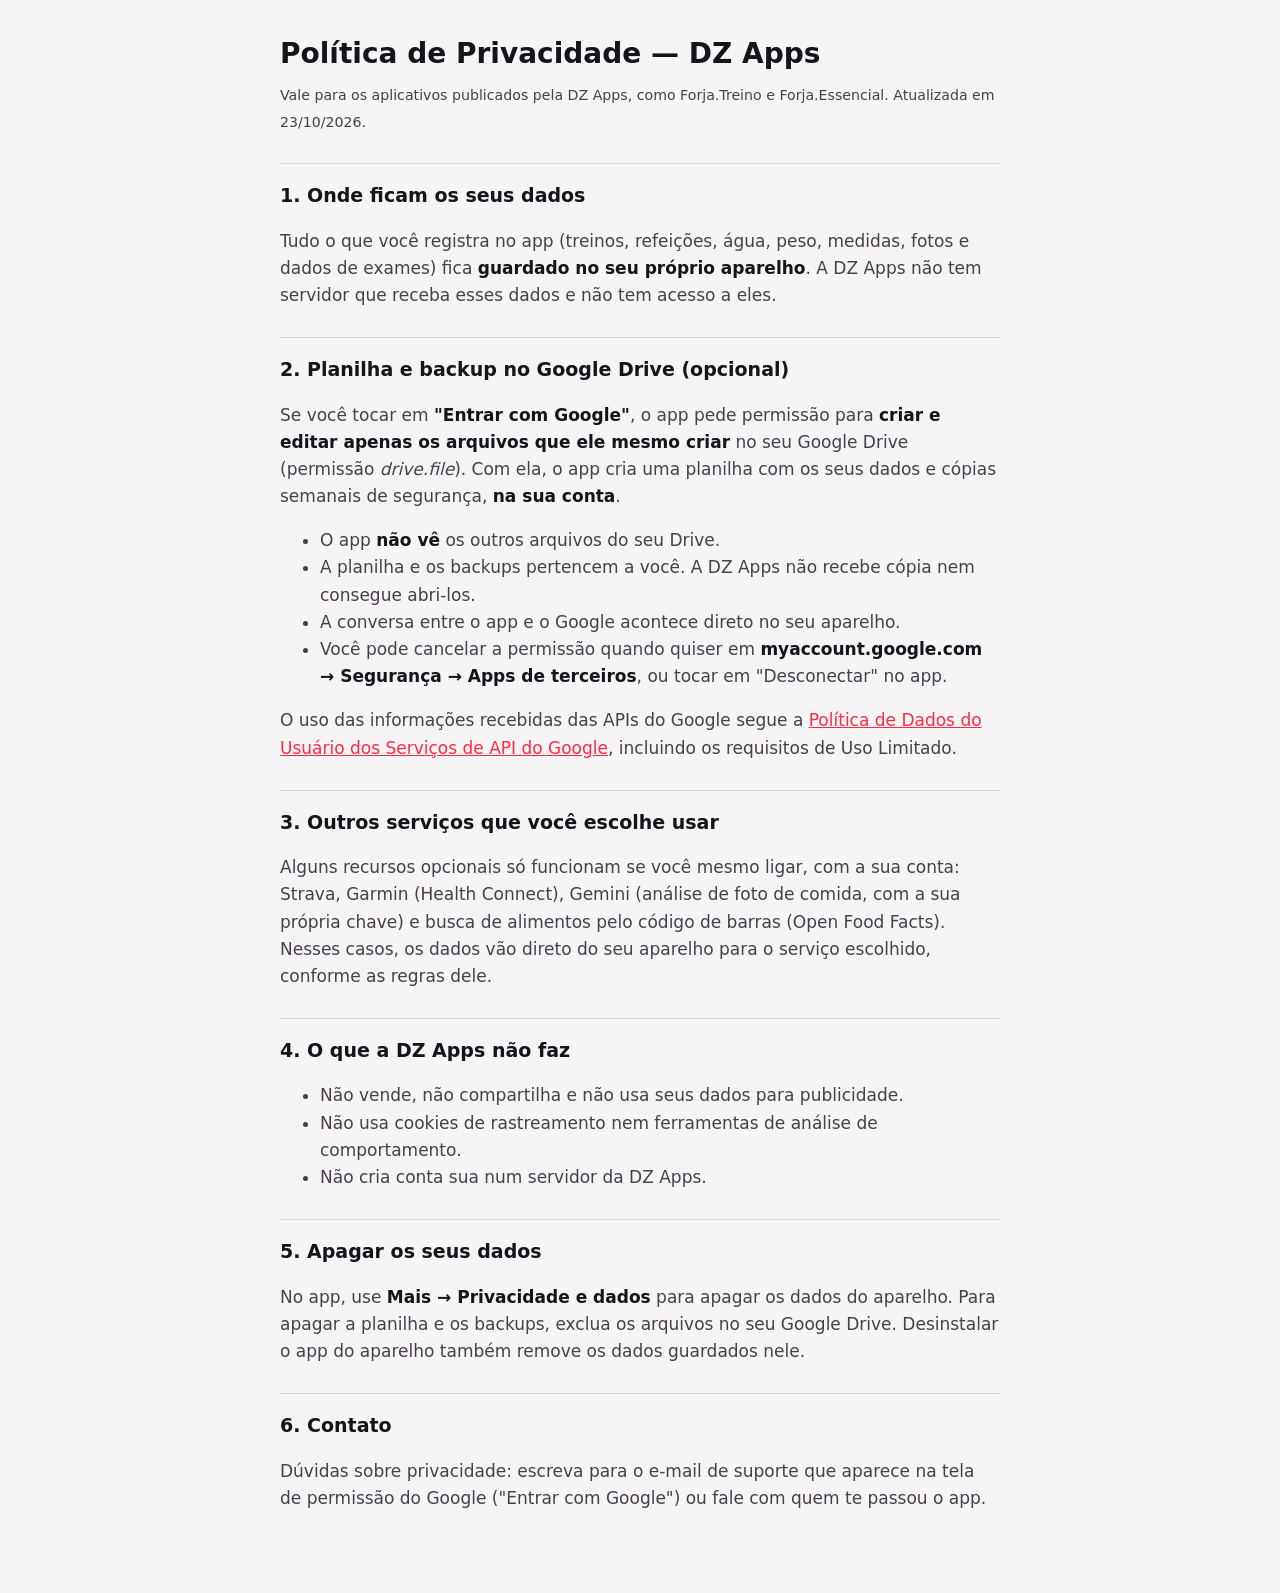
<file: privacidade.html>
<!doctype html>
<html lang="pt-BR">
<head>
<meta charset="utf-8">
<meta name="viewport" content="width=device-width, initial-scale=1">
<title>DZ Apps — Política de Privacidade</title>
<style>
:root{--bg:#0b0b0d;--fg:#f3f1f2;--fg2:#c9c5ca;--ac:#ff2a46;--linha:#2b2b32}
@media (prefers-color-scheme:light){:root{--bg:#f6f4f5;--fg:#16131a;--fg2:#45404a;--linha:#dcd6da}}
body{margin:0;background:var(--bg);color:var(--fg);font:17px/1.6 system-ui,-apple-system,"Segoe UI",Roboto,sans-serif}
main{max-width:720px;margin:0 auto;padding:32px max(16px,env(safe-area-inset-left,0px)) 64px max(16px,env(safe-area-inset-right,0px))}
h1{font-size:28px;margin:0 0 4px}h2{font-size:19px;margin:28px 0 6px;padding-top:16px;border-top:1px solid var(--linha)}
p,li{color:var(--fg2)}small{color:var(--fg2)}b{color:var(--fg)}a{color:var(--ac)}
</style>
</head>
<body><main>
<h1>Política de Privacidade — DZ Apps</h1>
<small>Vale para os aplicativos publicados pela DZ Apps, como Forja.Treino e Forja.Essencial. Atualizada em 23/10/2026.</small>

<h2>1. Onde ficam os seus dados</h2>
<p>Tudo o que você registra no app (treinos, refeições, água, peso, medidas, fotos e dados de exames) fica <b>guardado no seu próprio aparelho</b>. A DZ Apps não tem servidor que receba esses dados e não tem acesso a eles.</p>

<h2>2. Planilha e backup no Google Drive (opcional)</h2>
<p>Se você tocar em <b>"Entrar com Google"</b>, o app pede permissão para <b>criar e editar apenas os arquivos que ele mesmo criar</b> no seu Google Drive (permissão <i>drive.file</i>). Com ela, o app cria uma planilha com os seus dados e cópias semanais de segurança, <b>na sua conta</b>.</p>
<ul>
<li>O app <b>não vê</b> os outros arquivos do seu Drive.</li>
<li>A planilha e os backups pertencem a você. A DZ Apps não recebe cópia nem consegue abri-los.</li>
<li>A conversa entre o app e o Google acontece direto no seu aparelho.</li>
<li>Você pode cancelar a permissão quando quiser em <b>myaccount.google.com → Segurança → Apps de terceiros</b>, ou tocar em "Desconectar" no app.</li>
</ul>
<p>O uso das informações recebidas das APIs do Google segue a <a href="https://developers.google.com/terms/api-services-user-data-policy" target="_blank" rel="noopener">Política de Dados do Usuário dos Serviços de API do Google</a>, incluindo os requisitos de Uso Limitado.</p>

<h2>3. Outros serviços que você escolhe usar</h2>
<p>Alguns recursos opcionais só funcionam se você mesmo ligar, com a sua conta: Strava, Garmin (Health Connect), Gemini (análise de foto de comida, com a sua própria chave) e busca de alimentos pelo código de barras (Open Food Facts). Nesses casos, os dados vão direto do seu aparelho para o serviço escolhido, conforme as regras dele.</p>

<h2>4. O que a DZ Apps não faz</h2>
<ul>
<li>Não vende, não compartilha e não usa seus dados para publicidade.</li>
<li>Não usa cookies de rastreamento nem ferramentas de análise de comportamento.</li>
<li>Não cria conta sua num servidor da DZ Apps.</li>
</ul>

<h2>5. Apagar os seus dados</h2>
<p>No app, use <b>Mais → Privacidade e dados</b> para apagar os dados do aparelho. Para apagar a planilha e os backups, exclua os arquivos no seu Google Drive. Desinstalar o app do aparelho também remove os dados guardados nele.</p>

<h2>6. Contato</h2>
<p>Dúvidas sobre privacidade: escreva para o e-mail de suporte que aparece na tela de permissão do Google ("Entrar com Google") ou fale com quem te passou o app.</p>
</main></body>
</html>
</file>
<file: app.css>
:root{
    --bg: #09090a;
    --panel: #12121400;
    --panel-solid: #161618;
    --panel-2: #1f1f22;
    --line: #302f33;
    --text: #f7f7f8;
    --muted: #96969c;
    --blue: #ff1836;
    --blue-dim: #34121a;
    --gold: #ffffff;
    --green: #ffffff;
    --red: #d1082a;
    --water: #22d3ee;
    --water-dim: #0e3a45;
  }
  *{box-sizing:border-box; -webkit-tap-highlight-color: transparent;}
  html,body{margin:0;padding:0;}
  body{
    background: var(--bg);
    background-image: radial-gradient(circle at 15% 0%, #2a0810 0%, transparent 45%),
                       radial-gradient(circle at 100% 20%, #1f0a0f 0%, transparent 40%);
    background-attachment: fixed;
    color: var(--text);
    font-family: 'Rajdhani', sans-serif;
    min-height: 100vh;
    padding-bottom: calc(90px + env(safe-area-inset-bottom, 0px));
  }
  h1,h2,h3{ margin:0; }
  .display{
    font-family:'Anton', sans-serif;
    text-transform: uppercase;
  }
  .mono{ font-family:'JetBrains Mono', monospace; }

  header{
    padding: calc(20px + env(safe-area-inset-top, 0px)) 18px 0;
    position: sticky; top:0; z-index: 20;
    background: linear-gradient(180deg, #09090a 60%, transparent);
  }
  .brand-row{ display:flex; align-items:center; justify-content:space-between; }
  header h1{
    font-family:'Anton', sans-serif;
    font-size: 22px;
    letter-spacing: 0.02em;
    text-transform: uppercase;
    font-style: italic;
    transform: skewX(-6deg);
    display: inline-block;
    text-shadow: 0 0 18px rgba(255,24,54,0.55), 0 0 4px rgba(255,255,255,0.15);
  }
  header h1 .dot{ color: var(--blue); text-shadow: 0 0 12px var(--blue); }
  .streak-chip{
    display:flex; align-items:center; gap:5px;
    background: linear-gradient(135deg, #ff1836, #7a0316);
    color: #fff;
    font-weight: 800;
    font-size: 13px;
    padding: 6px 12px;
    border-radius: 20px;
    box-shadow: 0 0 16px rgba(255,24,54,0.55), inset 0 0 8px rgba(255,255,255,0.15);
  }

  main{ padding: 14px 16px 0; max-width: 640px; margin: 0 auto; }

  .tabs{
    display:flex; flex-wrap:wrap; justify-content:center; gap:6px; margin: 14px 0 16px;
  }
  .tab{
    flex:0 0 calc((100% - 12px) / 3);
    min-width:0;
    text-align:center;
    padding: 10px 2px;
    font-family:'Rajdhani', sans-serif;
    font-weight: 700;
    font-size: 11px;
    letter-spacing: 0.02em;
    text-transform: uppercase;
    color: var(--muted);
    background: var(--panel-solid);
    border: 1px solid var(--line);
    border-radius: 10px;
    cursor: pointer;
    transition: transform 0.12s ease;
    min-height:48px;
  }
  .tab.active{
    color: #fff;
    background: linear-gradient(135deg, #ff1836, #900018);
    border-color: var(--blue);
    box-shadow: 0 0 18px rgba(255,24,54,0.5), 0 4px 14px rgba(0,0,0,0.5);
    transform: skewX(-4deg);
  }
  .tab.active span, .tab.active{ font-style: italic; }
  .tab-main{
    flex-basis:100%;
    padding:16px 2px;
    font-size:15px;
  }
  .tabs .tab[hidden]{display:none;}

  .meal-type-grid{
    display:grid; grid-template-columns: repeat(3, 1fr); gap:8px; margin: 8px 0 16px;
  }
  .meal-type-btn{
    text-align:center;
    padding: 10px 4px;
    font-family:'Rajdhani', sans-serif;
    font-weight: 700;
    font-size: 12px;
    color: var(--muted);
    background: var(--panel-2);
    border: 1px solid var(--line);
    border-radius: 10px;
    cursor: pointer;
  }
  .meal-type-btn.active{
    color: #fff;
    background: linear-gradient(135deg, #ff1836, #900018);
    border-color: var(--blue);
  }

  .diet-file-preview{
    display:flex; align-items:center; gap:10px; margin:8px 0;
    background: var(--panel-2); border:1px solid var(--line); border-radius:10px; padding:8px 10px;
  }
  .diet-file-preview img{
    width:48px; height:48px; object-fit:cover; border-radius:8px; border:1px solid var(--line); flex-shrink:0;
  }
  .diet-file-preview .dfp-icon{
    width:48px; height:48px; border-radius:8px; border:1px solid var(--line); flex-shrink:0;
    display:flex; align-items:center; justify-content:center; font-size:22px; background:var(--panel-solid);
  }
  .diet-file-preview .dfp-text{ font-size:12px; color:var(--muted); flex:1; }
  .diet-file-preview .dfp-text b{ color:var(--text); }
  .diet-file-preview .dfp-remove{
    flex-shrink:0; width:30px; height:30px; border-radius:50%;
    background:var(--panel-solid); border:1px solid var(--line); color:var(--red);
    font-size:14px; font-weight:700; cursor:pointer; display:flex; align-items:center; justify-content:center;
  }

  .card{
    background: var(--panel-solid);
    border: 1px solid var(--line);
    border-radius: 16px;
    padding: 16px;
    margin-bottom: 14px;
  }
  .ex-card-last{ font-size:11px; color: var(--muted); margin-top:2px; }
  .dica-add-btn{ background:none; border:1px solid var(--gold); color:var(--gold); font-size:11px; font-weight:800; border-radius:8px; padding:6px 10px; flex-shrink:0; }
  .calc-formula-note{
    font-size:11px; color: var(--muted); background: var(--panel-2); border-radius:10px;
    padding:10px 12px; margin-bottom:14px; line-height:1.4;
  }
  .sex-toggle-row{ display:flex; gap:8px; margin-bottom:14px; }
  .sex-btn{
    flex:1; background: var(--panel-2); border:1px solid var(--line); color:var(--muted);
    font-size:13px; font-weight:700; padding:11px 6px; border-radius:10px;
  }
  .sex-btn.active{ background: var(--blue); border-color:var(--blue); color:#fff; }
  .activity-select{ display:flex; flex-direction:column; gap:6px; margin-bottom:14px; }
  .activity-opt{
    background: var(--panel-2); border:1px solid var(--line); color:var(--text);
    text-align:left; padding:10px 12px; border-radius:10px; font-size:12px;
  }
  .activity-opt b{ display:block; font-size:13px; margin-bottom:1px; }
  #calorie-calc-card.calc-locked .sex-toggle-row,
  #calorie-calc-card.calc-locked .stepper-row,
  #calorie-calc-card.calc-locked .activity-select{
    opacity:0.45; pointer-events:none;
  }
  .activity-opt.active{ background: linear-gradient(135deg,#1a0207,#060102 70%); border-color:var(--blue); }
  .calorie-result-card{
    background: linear-gradient(135deg, #1a0207, #060102 70%); border:1px solid var(--blue);
    border-radius:14px; padding:14px 16px; margin-bottom:10px;
  }
  .calorie-result-card .lbl{ font-size:11px; color:var(--muted); text-transform:uppercase; font-weight:800; }
  .calorie-result-card .val{ font-family:'Anton',sans-serif; font-size:26px; color:#fff; margin-top:2px; }
  .goal-grid{ display:grid; grid-template-columns:repeat(3,1fr); gap:8px; margin-top:10px; }
  .goal-cell{ background: var(--panel-2); border-radius:10px; padding:10px 6px; text-align:center; }
  .goal-cell .glbl{ font-size:9px; color:var(--muted); text-transform:uppercase; font-weight:800; }
  .goal-cell .gval{ font-family:'Anton',sans-serif; font-size:16px; color:#fff; margin-top:2px; }
  .ocr-chip-row{ display:flex; flex-wrap:wrap; gap:8px; margin:12px 0; }
  .ocr-chip{
    background: var(--panel-2); border:1px solid var(--line); border-radius:10px;
    padding:8px 10px; font-size:12px; color:var(--text); text-align:center; min-width:64px;
  }
  .ocr-chip .v{ font-family:'Anton',sans-serif; font-size:15px; color:#fff; }
  .ocr-chip .c{ font-size:9px; color:var(--blue); font-weight:800; text-transform:uppercase; margin-top:2px; }
  .ocr-chip.ignored{ opacity:0.4; }
  .ocr-chip.ignored .c{ color:var(--muted); }
  .corrida-status-row{ display:flex; flex-wrap:wrap; gap:8px; margin-top:8px; }
  .corrida-status-chip{
    display:flex; align-items:center; gap:6px;
    background: var(--panel-2); border-left:3px solid var(--blue);
    border-radius:8px; padding:7px 12px;
    font-size:13px; font-weight:700; color:#fff;
  }
  .corrida-status-chip.good{ border-left-color:#43a047; }
  .corrida-status-chip.warn{ border-left-color:#fb8c00; }
  .watch-hist-row{
    display:flex; justify-content:space-between; align-items:center; padding:8px 0;
    border-bottom:1px solid var(--line); font-size:12px;
  }
  .watch-hist-row .del{ background:none; border:1px solid var(--line); color:var(--muted); border-radius:8px; width:26px; height:26px; flex-shrink:0; }
  .balance-day-card{ background: var(--panel-2); border-radius:12px; padding:12px; margin-bottom:10px; }
  .balance-activity{ background: var(--panel-solid); border:1px solid var(--line); border-radius:10px; padding:10px; margin-top:8px; }
  .balance-activity-head{ margin-bottom:8px; }
  .balance-check{ display:flex; align-items:center; gap:8px; font-size:13px; font-weight:800; }
  .balance-check input{ width:18px; height:18px; }
  .photo-reminder-banner{
    background: linear-gradient(135deg, #1a0207, #060102 70%); border:1px solid var(--blue);
    border-radius:12px; padding:12px 14px; margin-bottom:14px; font-size:13px; color:#fff;
  }
  .progress-grid.hidden-photos .progress-thumb img{ filter: blur(18px); }
  .progress-grid.hidden-photos .progress-thumb{ pointer-events:none; }
  .compare-slider-wrap{
    position:relative; width:100%; aspect-ratio:3/4; border-radius:14px; overflow:hidden;
    background:var(--panel-2); margin-bottom:10px;
  }
  .compare-img{ position:absolute; inset:0; width:100%; height:100%; object-fit:cover; }
  .compare-img.over{ clip-path: inset(0 0 0 50%); }
  .compare-range{ position:absolute; inset:0; width:100%; height:100%; opacity:0; cursor:ew-resize; margin:0; }
  .compare-handle{
    position:absolute; top:0; bottom:0; width:3px; background:#fff; left:50%; transform:translateX(-50%);
    box-shadow: 0 0 10px rgba(0,0,0,0.6); pointer-events:none;
  }
  .compare-handle::after{
    content:'⟷'; position:absolute; top:50%; left:50%; transform:translate(-50%,-50%);
    background:#fff; color:#111; width:30px; height:30px; border-radius:50%; display:flex;
    align-items:center; justify-content:center; font-size:14px; font-weight:800;
  }
  .compare-label{ position:absolute; bottom:8px; font-size:11px; font-weight:800; color:#fff; background:rgba(0,0,0,0.5); padding:3px 8px; border-radius:6px; }
  .compare-label.left{ left:8px; }
  .compare-label.right{ right:8px; }
  .compare-dates-row{ display:flex; gap:8px; }
  .compare-dates-row select{
    flex:1; background: var(--panel-2); border:1px solid var(--line); color:var(--text);
    border-radius:10px; padding:10px; font-size:12px;
  }

  .ex-card-notes{ font-size:12px; color: var(--muted); margin-bottom:6px; }
  .ex-card-summary{
    font-size:13px; color:#fff; background: var(--panel-2); border-radius:10px; padding:10px 12px; margin-bottom:10px;
  }
  .gdrive-status{
    font-size:12px; color: var(--muted); background: var(--panel-2); border-radius:10px;
    padding:10px 12px; margin-bottom:12px;
  }
  .water-bottle-wrap{
    display:flex; flex-direction:column; align-items:center; gap:8px; margin-bottom:16px;
  }
  .water-bottle-svg{ display:block; filter: drop-shadow(0 0 10px rgba(10,143,214,0.35)); }
  .water-bottle-main-label{
    font-family:'Rajdhani',sans-serif; font-weight:800; font-size:16px; color:#fff;
  }
  .water-pct{ color: var(--muted); font-weight:700; font-size:13px; }
  .water-streak-label{ font-size:12px; color:var(--gold); font-weight:800; margin-top:2px; }
  #water-bottle-main, #water-bottle-dash{
    touch-action:none; cursor:grab; user-select:none; -webkit-user-select:none;
    border-radius:16px;
  }
  #water-bottle-main.dragging, #water-bottle-dash.dragging{
    cursor:grabbing;
  }
  #water-bottle-main.dragging .water-bottle-svg, #water-bottle-dash.dragging .water-bottle-svg{
    filter: drop-shadow(0 0 14px rgba(111,224,255,0.65)) brightness(1.1);
  }
  .bottle-drag-hint{ margin:0; opacity:0.75; }
  .custom-amount-input{
    flex:1; text-align:center; background: var(--panel-2); border:1px solid var(--line); color:var(--text);
    font-family:'Anton',sans-serif; font-size:18px; border-radius:12px; padding:12px 6px;
    -moz-appearance: textfield;
  }
  .custom-amount-input::-webkit-outer-spin-button, .custom-amount-input::-webkit-inner-spin-button{
    -webkit-appearance: none; margin:0;
  }
  .water-action-row{ display:flex; gap:8px; margin-top:10px; }
  .water-action-row .primary{ flex:1; }
  .dash-stat-water{ display:flex !important; flex-direction:row; align-items:center; gap:8px; justify-content:flex-start !important; }
  .dash-stat-water .water-bottle-svg{ filter:none; }

  .bottle-row{ display:flex; align-items:center; gap:18px; margin-bottom:16px; }
  .bottle-svg-wrap{ width:100px; flex-shrink:0; }
  .bottle-svg{ width:100%; height:auto; display:block; }
  .bottle-outline{ fill:none; stroke:var(--line); stroke-width:4; }
  .bottle-fill{ fill: var(--water); transition: y 0.6s ease, height 0.6s ease; }
  .bottle-cap{ fill:var(--line); }
  .bottle-info{ flex:1; }
  .bottle-total{ font-family:'Anton',sans-serif; font-size:32px; color:#fff; text-shadow: 0 0 12px rgba(34,211,238,0.5); line-height:1; }
  .bottle-goal{ font-size:12px; color:var(--muted); margin-top:4px; }
  .bottle-pct{ font-size:12px; color:var(--water); font-weight:800; margin-top:2px; }

  .water-input-row{ display:flex; align-items:center; gap:8px; margin-bottom:10px; }
  .water-input-row input{
    flex:1; background: var(--panel-2); border:1px solid var(--line); color:var(--text);
    font-family:'Anton',sans-serif; font-size:22px; text-align:center; border-radius:12px; padding:10px 6px;
  }
  .water-input-row .step-btn{ flex-shrink:0; width:52px; }
  #add-water-btn{ background: linear-gradient(135deg, #22d3ee, #0e7490); box-shadow: 0 0 20px rgba(34,211,238,0.4); }

  .water-entry{
    display:flex; align-items:center; gap:10px; padding:9px 0; border-bottom:1px solid var(--line);
  }
  .water-entry:last-child{ border-bottom:none; }
  .water-entry .wdrop{ font-size:18px; flex-shrink:0; }
  .water-entry .winfo{ flex:1; min-width:0; }
  .water-entry .wamt{ font-weight:800; font-size:14px; }
  .water-entry .wmeta{ font-size:11px; color:var(--muted); }
  .water-entry .wedit-input{
    width:70px; background: var(--panel-2); border:1px solid var(--water); color:var(--text);
    border-radius:8px; padding:6px; font-size:13px; text-align:center;
  }
  .water-entry-btns{ display:flex; gap:6px; flex-shrink:0; }
  .water-entry-btns button{ background:none; border:1px solid var(--line); color:var(--muted); border-radius:8px; width:28px; height:28px; font-size:12px; }
  #add-exercise-btn{ margin-bottom:14px; }
  .quote-card{
    background: linear-gradient(135deg, #1a0207, #060102 70%);
    border: 1px solid var(--blue);
    border-radius: 16px;
    padding: 18px 16px;
    margin-bottom: 14px;
    box-shadow: 0 0 24px rgba(255,24,54,0.35), inset 0 0 20px rgba(255,24,54,0.06);
    text-align: center;
  }
  .quote-text{
    font-family:'Anton', sans-serif;
    font-style: italic;
    font-size: 17px;
    line-height: 1.35;
    color: #fff;
    text-transform: uppercase;
    letter-spacing: 0.01em;
    text-shadow: 0 0 16px rgba(255,24,54,0.6);
  }
  .card-head{
    display:flex; justify-content:space-between; align-items:baseline;
    margin-bottom: 12px;
  }
  .card-head h2{
    font-family:'Rajdhani', sans-serif;
    font-weight: 800;
    font-size: 15px;
    text-transform: uppercase;
    letter-spacing: 0.02em;
  }
  .card-head .count{ color: var(--blue); font-size:12px; font-weight:700; }

  label{
    display:block;
    font-size: 10px;
    color: var(--muted);
    text-transform: uppercase;
    font-weight:700;
    letter-spacing: 0.06em;
    margin-bottom: 5px;
    margin-top: 12px;
  }
  label:first-child{ margin-top:0; }
  input, select, textarea{
    width:100%;
    background: var(--panel-2);
    border: 1px solid var(--line);
    color: var(--text);
    font-family: 'Rajdhani', sans-serif;
    font-size: 14px;
    font-weight: 600;
    padding: 11px 12px;
    border-radius: 10px;
  }
  input:focus, select:focus, textarea:focus{
    outline: none;
    border-color: var(--blue);
  }
  .row{ display:flex; gap:10px; }
  .row > div{ flex:1; }

  .photo-input-wrap{
    display:flex; align-items:center; gap:10px; margin-top: 12px;
  }
  .photo-preview{
    width:56px; height:56px; border-radius:10px; object-fit:cover;
    border:1px solid var(--line); background:var(--panel-2);
    flex-shrink:0;
  }
  .photo-btn{
    flex:1;
    background: var(--panel-2);
    border: 1px dashed var(--line);
    color: var(--muted);
    font-size: 12px;
    font-weight:700;
    text-transform: uppercase;
    letter-spacing:0.03em;
    padding: 15px 10px;
    border-radius: 10px;
    text-align:center;
    cursor:pointer;
  }
  input[type=file]{ display:none; }

  button.primary{
    width:100%;
    margin-top: 16px;
    background: linear-gradient(135deg, #ff1836, #8c0016);
    color: #fff;
    border: none;
    font-family:'Rajdhani', sans-serif;
    font-weight: 800;
    letter-spacing: 0.03em;
    text-transform: uppercase;
    font-size: 14px;
    font-style: italic;
    padding: 14px;
    border-radius: 12px;
    cursor: pointer;
    box-shadow: 0 0 22px rgba(255,24,54,0.45), 0 6px 16px rgba(0,0,0,0.5);
    transition: transform 0.1s ease;
  }
  button.primary:active{ background: linear-gradient(135deg, #d1082a, #6b0010); transform: scale(0.97); }

  .entry{
    display:flex; align-items:center;
    padding: 10px 0;
    border-bottom: 1px solid var(--line);
    gap: 12px;
  }
  .entry:last-child{ border-bottom:none; }
  .entry .thumb{
    width:44px; height:44px; border-radius:9px; object-fit:cover;
    flex-shrink:0; background: var(--panel-2); border:1px solid var(--line);
  }
  .entry .thumb.placeholder{
    display:flex; align-items:center; justify-content:center;
    font-size:16px; color: var(--muted);
  }
  .entry .info{ flex:1; min-width:0; }
  .entry .name{ font-weight: 700; font-size:14px; color:var(--text); }
  .entry .meta{ font-size: 11px; color: var(--muted); margin-top:2px; }
  .entry .val{ font-size:14px; color: var(--blue); font-weight:800; white-space:nowrap; }
  .entry .del{
    background:none; border:none; color: var(--muted); font-size:16px; cursor:pointer; padding: 2px 4px;
  }
  .entry .del:active{ color: var(--red); }

  .daygroup{ margin-bottom: 16px; }
  .daygroup .daylabel{
    font-family:'Rajdhani', sans-serif;
    font-weight: 800;
    font-size: 12px;
    color: var(--blue);
    letter-spacing: 0.04em;
    text-transform: uppercase;
    margin-bottom: 8px;
  }

  .empty{
    color: var(--muted);
    font-size: 12px;
    text-align:center;
    padding: 24px 0;
  }

  .import-section-header{
    font-family:'Anton', sans-serif; font-size:16px; text-transform:uppercase; letter-spacing:0.02em;
    padding:12px 14px; border-radius:12px 12px 0 0; margin-top:18px; color:#fff;
  }
  .import-section-header:first-child{ margin-top:0; }
  .import-section-header.treino{ background: linear-gradient(135deg, #8c0016, #ff1836); }
  .import-section-header.comida{ background: linear-gradient(135deg, #0a5c3a, #12a86a); }
  .import-section-header.corpo{ background: linear-gradient(135deg, #0a3a5c, #1273c2); }
  .import-section-header.integracoes{ background: linear-gradient(135deg, #0a3a5c, #1273c2); }
  .import-section-header.settings{ background: linear-gradient(135deg, #4a0a5c, #8a1fc2); }
  .import-section-header.privacy{ background: linear-gradient(135deg, #5c0a0a, #c21f1f); }
  .import-section-header.sobre{ background: linear-gradient(135deg, #34343a, #5c5c66); }
  .import-section-header.recursos{ background: linear-gradient(135deg, #7a4a00, #d98c1a); }
  .module-toggle-group-title{ margin:0 0 6px; padding-top:14px; }
  .module-toggle-group-title:first-child{ padding-top:0; }
  #module-toggle-list .visibility-switch{ margin-bottom:8px; font-weight:600; font-size:13px; }
  .import-section-header + .card{ border-radius:0 0 16px 16px; border-top:none; margin-top:0; margin-bottom:20px; }

  /* ---- collapsible section blocks (Mais tab & similar) ---- */
  .section-block{ margin-bottom:20px; }
  .section-block .import-section-header{
    display:flex; align-items:center; justify-content:space-between; gap:8px;
    cursor:pointer; user-select:none; margin-top:0;
  }
  .section-block .section-chevron{ font-size:13px; transition: transform .2s ease; flex:none; }
  .section-block.collapsed .section-chevron{ transform: rotate(-90deg); }
  .section-block .section-body{ display:block; }
  .section-block.collapsed .section-body{ display:none; }
  .section-block .section-body > .card:first-child{ border-radius:0 0 16px 16px; border-top:none; margin-top:0; }
  .section-block .section-body > .card{ margin-top:14px; border-radius:16px; }
  .section-block .section-body > .card:not(:first-child){ border-top:1px solid var(--line); }
  .zepp-cal-row{ display:flex; align-items:center; justify-content:space-between; margin-bottom:8px; gap:8px; }
  .zepp-cal-side{ text-align:center; flex:1; min-width:0; }
  .zepp-cal-icon{ font-size:20px; margin-bottom:2px; }
  .zepp-cal-num{ font-family:'Anton',sans-serif; font-size:22px; color:#fff; }
  .zepp-cal-lbl{ font-size:10px; color:var(--muted); text-transform:uppercase; font-weight:700; }
  .zepp-ring-wrap{ position:relative; width:108px; height:108px; flex-shrink:0; margin:0 auto; }
  .zepp-ring-wrap.small{ width:76px; height:76px; }
  .zepp-ring-wrap svg{ display:block; }
  .zepp-ring-center{ position:absolute; inset:0; display:flex; flex-direction:column; align-items:center; justify-content:center; }
  .zepp-ring-num{ font-family:'Anton',sans-serif; font-size:20px; color:#fff; }
  .zepp-ring-lbl{ font-size:9px; color:var(--muted); text-transform:uppercase; font-weight:700; }
  .zepp-ring-pct{ font-family:'Anton',sans-serif; font-size:15px; color:#fff; }
  .zepp-goal-line{ text-align:center; font-size:12px; color:var(--muted); margin-bottom:14px; }
  .zepp-macro-row{ display:flex; justify-content:space-around; margin-bottom:12px; gap:6px; }
  .zepp-macro-item{ text-align:center; flex:1; }
  .zepp-macro-lbl{ font-size:10px; color:var(--muted); font-weight:700; margin-bottom:6px; }
  .zepp-macro-grams{ font-size:11px; color:var(--text); margin-top:6px; }
  .menu-day-card{ margin-bottom:12px; }
  .menu-day-card .card-head h2{ font-size:15px; }
  .menu-meal{ background: var(--panel-2); border-radius:10px; padding:10px 12px; margin-top:8px; }
  .menu-meal .mm-label{ font-size:10px; color:var(--gold); text-transform:uppercase; font-weight:800; letter-spacing:0.04em; }
  .menu-meal .mm-name{ font-weight:800; font-size:14px; color:#fff; margin:2px 0 4px; }
  .menu-meal .mm-desc{ font-size:12px; color:var(--muted); line-height:1.4; }
  .menu-meal .mm-kcal{ font-size:11px; color:var(--blue); font-weight:800; margin-top:4px; }
  .menu-swap-btn{
    margin-top:8px; width:100%; background: var(--panel-solid); border:1px solid var(--blue); color:var(--blue);
    font-size:11px; font-weight:800; padding:8px; border-radius:8px;
  }
  .menu-day-total{ font-size:11px; color:var(--muted); margin-top:8px; text-align:right; }
  .shop-item{ display:flex; align-items:center; gap:10px; padding:8px 0; border-bottom:1px solid var(--line); }
  .shop-item input{ width:20px; height:20px; flex-shrink:0; }
  .shop-item.checked label{ text-decoration:line-through; color:var(--muted); }
  .shop-item label{ flex:1; font-size:13px; }
  .shop-cat{ font-size:11px; color:var(--gold); text-transform:uppercase; font-weight:800; margin:12px 0 4px; }
  .shop-cat:first-child{ margin-top:0; }
  .shop-item-qty{ font-size:11px; color:var(--blue); font-weight:700; margin-top:1px; }
  .shop-item-del{ flex-shrink:0; background:none; border:1px solid var(--line); color:var(--muted); border-radius:8px; width:26px; height:26px; font-size:12px; }

  .exgroup{ margin-bottom: 14px; }
  .exgroup-head{ display:flex; align-items:center; gap:10px; margin-bottom:8px; }
  .exgroup-head img{ width:40px; height:40px; border-radius:9px; object-fit:cover; border:1px solid var(--line); }
  .exgroup-head .ph{ width:40px; height:40px; border-radius:9px; background:var(--panel-2); border:1px solid var(--line); display:flex; align-items:center; justify-content:center; color:var(--muted); font-size:16px;}
  .exgroup-head .name{ font-weight:800; font-size:14px; flex:1; }
  .exgroup-head .rm{ font-size:12px; color:var(--gold); font-weight:800; }
  .bars{ display:flex; align-items:flex-end; gap:5px; height:60px; padding: 0 2px; }
  .bar{ flex:1; background: var(--blue-dim); border-radius:4px 4px 0 0; position:relative; min-height:4px; }
  .bar.best{ background: var(--blue); }
  .bar-labels{ display:flex; gap:5px; padding: 0 2px; margin-top:4px; }
  .bar-labels span{ flex:1; text-align:center; font-size:8px; color:var(--muted); }

  .fab-note{
    text-align:center; color: #4a4f70; font-size: 10px; letter-spacing:0.04em;
    padding: 14px 0 0;
  }
  ::placeholder{ color: #565b7c; }

  /* ---- water / weight controls ---- */
  .stepper-row{ display:flex; gap:8px; }
  .step-btn{
    flex:1;
    background: var(--panel-2);
    border: 1px solid var(--line);
    color: var(--text);
    font-weight: 800;
    font-size: 13px;
    padding: 12px 4px;
    border-radius: 10px;
  }
  .step-btn.plus{ color: var(--blue); border-color: var(--blue-dim); }
  .step-btn:active{ background: var(--blue); color:#fff; }

  .quick-row{ display:flex; gap:8px; }
  .quick-btn{
    flex:1;
    background: var(--blue-dim);
    border: 1px solid var(--blue);
    color: #ffcdd5;
    font-weight: 800;
    font-size: 13px;
    padding: 12px 4px;
    border-radius: 10px;
    box-shadow: 0 0 10px rgba(255,24,54,0.25);
  }
  .quick-btn:active{ background: var(--blue); color:#fff; }

  .custom-stepper{ align-items:center; }
  .custom-amount{
    flex:1.4;
    text-align:center;
    font-family:'Anton', sans-serif;
    font-size: 18px;
    color: var(--text);
    background: var(--panel-2);
    border: 1px solid var(--line);
    border-radius: 10px;
    padding: 10px 4px;
  }

  .period-chips{ display:flex; gap:8px; margin-bottom: 12px; }
  .period-chip{
    flex:1;
    background: var(--panel-2);
    border: 1px solid var(--line);
    border-radius: 12px;
    padding: 10px 6px;
    text-align:center;
  }
  .period-chip .lbl{ font-size: 9px; text-transform:uppercase; color: var(--muted); font-weight:800; letter-spacing:0.04em; }
  .period-chip .amt{ font-family:'Anton', sans-serif; font-size: 14px; margin-top:3px; }
  .period-chip.done{ border-color: var(--green); }
  .period-chip.done .amt{ color: var(--green); }
  .period-chip.warn{ border-color: var(--red); }
  .period-chip.warn .amt{ color: var(--red); }
  .period-chip.pending .amt{ color: var(--blue); }

  .notif-row{ margin-top: 14px; }
  .notif-btn{
    width:100%;
    background: var(--panel-2);
    border: 1px dashed var(--line);
    color: var(--muted);
    font-size: 12px;
    font-weight: 700;
    padding: 12px;
    border-radius: 10px;
  }
  .notif-btn.on{ color: var(--gold); border-color: var(--gold); border-style:solid; }

  .toast{
    position: fixed; left:16px; right:16px; bottom: 20px; z-index: 50;
    background: var(--panel-2); border: 1px solid var(--blue);
    color: var(--text); padding: 14px 16px; border-radius: 14px;
    font-size: 13px; font-weight:700;
    box-shadow: 0 10px 30px rgba(0,0,0,0.5), 0 0 16px rgba(255,24,54,0.25);
    align-items:center; gap:10px; justify-content:space-between;
  }
  .toast-action{
    flex-shrink:0;
    background: linear-gradient(135deg, #ff1836, #8c0016); color:#fff; border:none;
    font-size:11px; font-weight:800; padding: 8px 12px; border-radius:8px;
  }

  .chart-wrap{ margin-top: 16px; }
  .chart-title{ font-size:10px; color:var(--muted); text-transform:uppercase; font-weight:800; letter-spacing:0.05em; margin-bottom:8px; }
  svg.chart{ width:100%; height:auto; display:block; }
  .chart-empty{ font-size:11px; color:var(--muted); text-align:center; padding: 14px 0; }

  /* ---- progress photos ---- */
  .angle-row{ display:flex; gap:8px; }
  .angle-btn{
    flex:1;
    background: var(--panel-2);
    border: 1px solid var(--line);
    color: var(--muted);
    font-weight: 700;
    font-size: 12px;
    padding: 10px 4px;
    border-radius: 10px;
  }
  .angle-btn.active{
    background: var(--blue-dim);
    border-color: var(--blue);
    color: #ffcdd5;
  }
  .progress-grid{
    display:grid;
    grid-template-columns: repeat(3, 1fr);
    gap: 8px;
    margin-top: 14px;
  }
  .progress-thumb{
    position: relative;
    aspect-ratio: 3/4;
    border-radius: 10px;
    overflow: hidden;
    border: 1px solid var(--line);
    background: var(--panel-2);
  }
  .progress-thumb img{ width:100%; height:100%; object-fit:cover; display:block; }
  .progress-thumb .tag{
    position:absolute; left:4px; bottom:4px;
    background: rgba(0,0,0,0.6);
    color:#fff; font-size:8px; font-weight:800;
    padding: 2px 6px; border-radius: 6px;
    text-transform: uppercase;
  }
  .progress-thumb .datetag{
    position:absolute; right:4px; top:4px;
    background: rgba(0,0,0,0.6);
    color:#fff; font-size:8px; font-weight:700;
    padding: 2px 6px; border-radius: 6px;
  }

  .viewer-overlay{
    position: fixed; inset:0; z-index: 100;
    background: rgba(6,7,14,0.97);
    display:flex; flex-direction:column;
    padding: 16px;
  }
  .viewer-top{ display:flex; justify-content:space-between; align-items:center; margin-bottom:12px; }
  .viewer-date{ font-family:'Rajdhani', sans-serif; font-weight:800; color:var(--text); font-size:14px; }
  .viewer-close{ background:var(--panel-2); border:1px solid var(--line); color:var(--text); width:36px; height:36px; border-radius:10px; font-size:16px; }
  .viewer-img{ flex:1; width:100%; object-fit:contain; border-radius:12px; min-height:0; }
  .viewer-nav{ display:flex; gap:8px; margin-top:14px; }
  .viewer-nav button{
    flex:1;
    background: var(--panel-2);
    border:1px solid var(--line);
    color: var(--text);
    font-weight:700;
    font-size:12px;
    padding: 12px 4px;
    border-radius: 10px;
  }
  .viewer-nav .viewer-del{ color: var(--red); border-color: #5a2030; }

  /* ---- button-driven exercise logging ---- */
  .secondary-btn{ background: var(--panel-2); box-shadow:none; border: 1px solid var(--blue); color: var(--blue); }
  .rpe-skip-btn{ width:100%; background:none; border:none; color:var(--muted); font-size:13px; padding:10px; }
  .science-tip{
    background: var(--panel-2); border-radius:10px; padding:12px; margin-bottom:10px;
  }
  .science-tip .st-title{ font-weight:800; font-size:13px; color:#fff; margin-bottom:4px; }
  .science-tip .st-body{ font-size:12px; color:var(--muted); line-height:1.5; }
  .science-tip .st-src{ font-size:10px; color:var(--blue); margin-top:6px; font-style:italic; }

  /* ---- body measurements ---- */
  .measure-chip-row{
    display:flex; gap:6px; overflow-x:auto; padding-bottom:6px;
    -webkit-overflow-scrolling: touch; scrollbar-width:none;
  }
  .measure-chip-row::-webkit-scrollbar{ display:none; }
  .measure-chip{
    flex-shrink:0;
    background: var(--panel-2); border:1px solid var(--line); color:var(--muted);
    font-size:11px; font-weight:700; padding: 8px 12px; border-radius: 16px;
    white-space:nowrap;
  }
  .measure-chip.active{ background: var(--blue); border-color:var(--blue); color:#fff; }
  .measure-unit{
    background: var(--panel-2); border:1px solid var(--line); color:var(--muted);
    font-weight:700; font-size:14px; padding: 11px 12px; border-radius:10px; text-align:center;
  }
  .measure-summary{ margin-top:16px; }
  .last-value-line{
    font-size: 12px; color: var(--gold); font-weight:700; margin: 8px 0 4px;
    background: var(--panel-2); border-left: 3px solid var(--blue); padding: 7px 10px; border-radius:6px;
  }
  .last-value-line:empty{ display:none; }
  .gym-status{
    margin: 14px 0; padding: 12px; border-radius: 12px;
    font-size: 13px; font-weight: 700; text-align:center;
  }
  .gym-status.paid{ background: rgba(255,255,255,0.06); border: 1px solid #fff; color: #fff; }
  .gym-status.pending{ background: var(--blue-dim); border: 1px solid var(--line); color: var(--muted); }
  .gym-status.due{ background: linear-gradient(135deg, #2a060d, #120204); border: 1px solid var(--blue); color: #fff; box-shadow: 0 0 14px rgba(255,24,54,0.4); }
  .measure-row{
    display:flex; justify-content:space-between; align-items:center;
    padding: 9px 0; border-bottom:1px solid var(--line); font-size:13px;
  }
  .measure-row:last-child{ border-bottom:none; }
  .measure-row .mlabel{ color: var(--text); font-weight:700; }
  .measure-row .mval{ font-weight:800; }
  .measure-row .mdelta{ font-size:11px; font-weight:700; margin-left:6px; }
  .measure-row .mdelta.good{ color: var(--green); }
  .measure-row .mdelta.bad{ color: var(--red); }


  .rep-grid{ display:grid; grid-template-columns: repeat(5, 1fr); gap:6px; margin-top: 8px; }
  button{ touch-action: manipulation; }
  .rep-btn, .step-btn, .quick-btn, .ex-chip, .muscle-chip, .angle-btn, .rest-idle-btns button, .rest-running-btns button{
    transition: transform 0.08s ease;
  }
  .muscle-chip, .rest-idle-btns button, .rest-running-btns button, .dual-box-controls button, .rest-start-big{
    background: var(--panel-2); border:1px solid var(--line); color: var(--text);
    border-radius: 10px; font-weight:700; font-size:13px; padding:10px 12px;
    font-family: inherit; cursor:pointer;
  }
  .muscle-chip.active{
    background: linear-gradient(150deg, #ff1836, #85000f); border-color: transparent; color:#fff;
    box-shadow: 0 0 10px rgba(255,24,54,0.4);
  }
  .rest-start-big{
    background: linear-gradient(150deg, #ff1836, #85000f); border:none; color:#fff;
    font-weight:800; box-shadow: 0 0 12px rgba(255,24,54,0.35);
  }
  .rest-start-big:active{ background: linear-gradient(150deg, #d1082a, #5c0009); }
  .group-row{ display:flex; align-items:center; gap:8px; padding:10px 0; border-bottom:1px solid var(--line); }
  .group-row:last-child{ border-bottom:none; }
  .group-row-main{ flex:1; cursor:pointer; }
  .group-row-name{ font-weight:800; font-size:14px; }
  .group-row-count{ font-size:11px; color:var(--muted); margin-top:2px; }
  .group-edit-btn, .group-del-btn{
    background: var(--panel-2); border:1px solid var(--line); color: var(--text);
    border-radius: 8px; padding:6px 10px; font-size:14px; cursor:pointer;
  }
  .ex-chip.active{ border: 2px solid var(--blue,#ff1836); }
  .rep-btn:active, .step-btn:active, .quick-btn:active, .ex-chip:active, .muscle-chip:active, .angle-btn:active{
    transform: scale(0.93);
  }
  .rep-btn{
    background: linear-gradient(150deg, #ff1836, #85000f);
    border:none; color:#fff;
    font-family:'Anton', sans-serif;
    font-size: 17px;
    font-style: italic;
    padding: 16px 2px;
    border-radius: 12px;
    box-shadow: 0 0 16px rgba(255,24,54,0.4), 0 4px 12px rgba(0,0,0,0.5);
    transform: skewX(-3deg);
  }
  .rep-btn:active{ background: linear-gradient(150deg, #d1082a, #5c0009); box-shadow: 0 0 22px rgba(255,24,54,0.7); }
  .rep-btn.alt{ background: var(--panel-2); border:1px solid #fff; color: #fff; box-shadow: 0 0 10px rgba(255,255,255,0.15); }
  .rep-btn.alt:active{ background: #fff; color:#0a0a0b; }


  .dual-box-row{ display:flex; gap:10px; margin-bottom:10px; }
  .dual-box{ flex:1; text-align:center; }
  .dual-box label{ font-size:9px; color:var(--muted); text-transform:uppercase; font-weight:800; margin-bottom:4px; }
  .dual-box-controls{ display:flex; align-items:center; gap:6px; }
  .dual-box-controls button{
    background: var(--panel-solid); border:1px solid var(--line); color:var(--text);
    width:34px; height:34px; border-radius:9px; font-size:16px; font-weight:800; flex-shrink:0;
  }
  .dual-box-val{
    flex:1; background: var(--panel-solid); border:1px solid var(--blue); border-radius:9px;
    font-family:'Anton', sans-serif; font-size:20px; color:#fff; padding:8px 4px;
  }


  /* ---- dashboard (Início) ---- */
  .dash-stat-grid{ display:grid; grid-template-columns: repeat(2, 1fr); gap:10px; margin-bottom:14px; }
  .dash-stat{
    background: var(--panel-solid); border:1px solid var(--line); border-left:3px solid var(--blue);
    border-radius:12px; padding:12px; text-align:center;
  }
  .dash-stat-num{ font-family:'Anton', sans-serif; font-size:22px; color:var(--text); }
  .dash-stat-lbl{ font-size:10px; color:var(--muted); text-transform:uppercase; font-weight:700; margin-top:2px; }

  .creatine-week-card{ border-color:rgba(255,24,54,.35); overflow:hidden; }
  .creatine-week-card[data-complete="true"]{ border-color:#39d98a; box-shadow:0 0 20px rgba(57,217,138,.12); }
  .creatine-week-head{ align-items:flex-start; gap:12px; }
  .creatine-week-head h2{ margin-bottom:3px; }
  .creatine-week-head p{ color:var(--muted); font-size:12px; line-height:1.35; margin:0; }
  #creatine-week-progress{ color:var(--blue); font-family:'Anton',sans-serif; font-size:18px; white-space:nowrap; }
  .creatine-week-card[data-complete="true"] #creatine-week-progress{ color:#39d98a; }
  .creatine-week-days{ display:grid; grid-template-columns:repeat(7,minmax(0,1fr)); gap:6px; margin-top:14px; }
  .creatine-day{ min-height:66px; padding:7px 2px; border-radius:12px; border:1px solid var(--line); background:var(--panel-2); color:var(--muted); display:flex; flex-direction:column; align-items:center; justify-content:center; gap:5px; }
  .creatine-day span{ font-size:10px; font-weight:800; text-transform:uppercase; }
  .creatine-day strong{ width:27px; height:27px; border-radius:50%; display:grid; place-items:center; background:var(--panel-solid); color:var(--text); font-size:13px; }
  .creatine-day.today{ border-color:var(--blue); box-shadow:0 0 12px rgba(255,24,54,.2); }
  .creatine-day.checked{ background:rgba(57,217,138,.12); border-color:#39d98a; color:#9bf3c7; }
  .creatine-day.checked strong{ background:#39d98a; color:#07150e; }
  .creatine-day:disabled{ opacity:.36; cursor:not-allowed; }
.creatine-week-note{ color:var(--muted); font-size:10px; line-height:1.4; margin:11px 0 0; }
#custom-week-cards{display:grid;gap:14px}
#custom-week-cards:empty{display:none}
#first-run-guide[hidden]{display:none!important}
#diet-ai-setup[hidden]{display:none!important}
.custom-week-card .card-head strong{color:var(--blue);font-size:18px;white-space:nowrap}
.custom-week-card .creatine-day{font-size:11px;font-weight:700;line-height:1.25}
.custom-card-form{display:grid;gap:8px;margin:10px 0 16px}
.custom-card-form input:not([type=hidden]){width:100%;padding:12px;border-radius:10px;background:var(--panel-2);border:1px solid var(--line);color:var(--text)}
.custom-card-setting{display:grid;gap:10px;margin:10px 0;padding:12px;border:1px solid var(--line);border-radius:12px;background:var(--panel-2)}
.custom-card-setting label{display:flex;align-items:center;gap:10px}
.custom-card-actions{display:flex;flex-wrap:wrap;gap:6px}
.custom-card-actions button{min-height:40px;padding:6px 10px;background:var(--panel-solid);border:1px solid var(--line);border-radius:8px;color:var(--text)}
#plan-editor{display:grid;gap:7px;margin:12px 0}
#plan-editor textarea{width:100%;padding:10px;background:var(--panel-2);border:1px solid var(--line);border-radius:9px;color:var(--text);resize:vertical}
  .layout-setting-row{display:flex;align-items:center;justify-content:space-between;gap:10px;padding:8px 0;border-bottom:1px solid var(--line);text-transform:capitalize;}
  .layout-setting-row label{margin:0;display:flex;align-items:center;gap:8px;}
  .layout-setting-row button{min-height:38px;width:40px;margin-left:5px;background:var(--panel-2);border:1px solid var(--line);border-radius:9px;color:var(--text);}
  .weekly-report-item{display:grid;grid-template-columns:1fr auto;gap:2px 10px;padding:9px 0;border-bottom:1px solid var(--line);}
  .weekly-report-item strong{font-family:'Anton',sans-serif;font-size:18px;}
  .weekly-report-item small{grid-column:1/-1;color:var(--muted);}
  .gym-plan{display:flex;flex-direction:column;gap:4px;padding:12px;margin-top:10px;background:var(--panel-2);border:1px solid var(--line);border-radius:12px;}
  .gym-plan span,.gym-plan small{color:var(--muted);}
  .privacy-lock-overlay{position:fixed;inset:0;z-index:99999;background:rgba(5,5,7,.96);display:grid;place-items:center;padding:24px;}
  .privacy-lock-overlay[hidden]{display:none!important;}
  .privacy-lock-box{width:min(420px,100%);padding:24px;background:var(--panel-solid);border:1px solid var(--blue);border-radius:18px;box-shadow:0 0 35px rgba(255,24,54,.25);}
  .privacy-lock-box input{width:100%;box-sizing:border-box;margin:12px 0;padding:14px;background:var(--panel-2);border:1px solid var(--line);border-radius:10px;color:var(--text);font-size:20px;text-align:center;letter-spacing:.35em;}

  .theme-toggle-row{ display:flex; gap:8px; }
  .theme-btn{
    flex:1; background: var(--panel-2); border:1px solid var(--line); color:var(--muted);
    font-size:12px; font-weight:700; padding:10px 6px; border-radius:10px;
  }
  .theme-btn.active{ background: var(--blue); border-color:var(--blue); color:#fff; }

  .settings-btn-row{ display:flex; gap:8px; }
  .settings-btn{
    flex:1; background: var(--panel-2); border:1px solid var(--line); color:var(--text);
    font-size:12px; font-weight:700; padding:10px 6px; border-radius:10px;
  }

  .goal-progress-line{
    font-family:'Anton', sans-serif; font-size:20px; color:#fff; text-align:center;
    margin-bottom:8px; text-shadow: 0 0 12px rgba(255,24,54,0.5);
  }
  .goal-compensation-note{
    font-size:11px; color: var(--blue); font-weight:700; text-align:center; margin-bottom:14px;
  }
  .goal-compensation-note:empty{ display:none; }

  /* ---- home progress bars (meta semanal / déficit / recompensas) ---- */
  .progress-bar-track{
    position:relative; width:100%; height:14px; border-radius:999px;
    background:var(--panel-2); border:1px solid var(--line); overflow:hidden; margin:8px 0 4px;
  }
  .progress-bar-fill{
    height:100%; border-radius:999px; background:linear-gradient(90deg,#ff1836,#ff6a3d);
    transition:width .4s ease; width:0%;
  }
  .progress-bar-fill.done{ background:linear-gradient(90deg,#0a8f6f,#39d98a); }
  .progress-bar-fill.over{ background:linear-gradient(90deg,#ff334f,#ff6a3d); }
  .progress-bar-label{
    display:flex; justify-content:space-between; font-size:11px; color:var(--muted); font-weight:700;
  }
  .home-progress-row{ margin-bottom:14px; }
  .home-progress-row:last-child{ margin-bottom:0; }
  .home-progress-row .home-progress-title{ font-size:13px; font-weight:800; margin-bottom:2px; }
  .home-rewards-mini{
    display:flex; align-items:center; justify-content:space-between; gap:10px;
    background:var(--panel-2); border:1px solid var(--line); border-radius:12px; padding:10px 14px; margin-top:4px;
  }
  .home-rewards-mini .hr-balance{ font-family:'Anton',sans-serif; font-size:22px; }
  .home-rewards-mini .hr-next{ font-size:11px; color:var(--muted); text-align:right; }

  /* ---- compact rest-timer trigger row (replaces the old always-open rest-box) ---- */
  .rest-trigger-row{
    display:flex; align-items:center; justify-content:space-between; gap:10px; flex-wrap:wrap;
    background:var(--panel-2); border:1px solid var(--line); border-radius:14px; padding:10px 14px; margin:10px 0;
    font-size:13px; font-weight:700;
  }
  .rest-trigger-row .secondary-btn{ padding:8px 10px; min-height:34px; }
  .rest-trigger-row .primary{ padding:8px 12px; min-height:34px; }

  /* ---- light theme override (same variable system, just re-pointed) ---- */
  body[data-theme="light"]{
    --bg: #f1f1f3;
    --panel-solid: #ffffff;
    --panel-2: #ececef;
    --line: #d7d7db;
    --text: #16161a;
    --muted: #65656c;
    --blue: #e0102c;
    --blue-dim: #ffdde1;
    --gold: #16161a;
    --green: #16161a;
    --red: #b30020;
    background-image: radial-gradient(circle at 15% 0%, #ffe1e5 0%, transparent 45%),
                       radial-gradient(circle at 100% 20%, #fff0f1 0%, transparent 40%);
  }
  body[data-theme="light"] header{ background: linear-gradient(180deg, #f1f1f3 60%, transparent); }
  body[data-theme="light"] .quote-card{ background: linear-gradient(135deg, #ffe4e8, #fff5f6 70%); border-color: var(--blue); }
  body[data-theme="light"] .quote-text{ color:#16161a; text-shadow:none; }
  body[data-theme="light"] .rest-box{ background: linear-gradient(135deg, #ffe4e8, #fff8f8); }
  body[data-theme="light"] .medal-row{ background: linear-gradient(135deg, #ffe4e8, #fff5f6); border-color: var(--blue); }
  body[data-theme="light"] .progression-banner{ background: linear-gradient(135deg, #ffe4e8, #fff5f6); }
  body[data-theme="light"] .muscle-zone{ fill:#f3d9dc; stroke:#e4a9b0; }
  body[data-theme="light"] .muscle-zone.secondary{ fill:#f5b8c2; stroke:#e0838f; }
  body[data-theme="light"] .body-outline{ stroke:#c9c9ce; }
/* Lançamento de dieta com porções editáveis do cardápio. */
[hidden] { display: none !important; }
#diet-simple input:not([type="checkbox"]), #diet-simple select, #diet-simple textarea { width:100%; box-sizing:border-box; padding:12px; margin:7px 0 12px; border:1px solid var(--line); border-radius:10px; background:var(--panel-2); color:var(--text); font:inherit; }
.simple-food-row { padding:14px; margin:10px 0; border:1px solid var(--line); border-radius:12px; background:var(--panel-2); }
.simple-food-row p { font-size:12px; color:var(--muted); }
#diet-simple-total { font-weight:700; line-height:1.7; }
#diet-simple button:disabled { opacity:.45; cursor:not-allowed; }
#diet-simple .dica-add-btn { background:var(--panel-2); color:var(--text); border:1px solid var(--line); border-radius:8px; padding:10px 12px; margin:5px 4px 5px 0; font:inherit; }

/* Diet actions: save is the single primary action. */
#diet-simple .dica-add-btn {background:#262b34;color:#f0f3f7;border:1px solid #596170;box-shadow:none;text-transform:none;}

/* 1.5 — legibilidade, toque e estados de ação */
button, input, select, summary, .photo-btn { min-height:48px; }
summary { display:flex; align-items:center; cursor:pointer; }
.primary:not(.secondary-btn), .diet-save:not(:disabled) { background:linear-gradient(135deg,#ff1836,#980019); color:#fff; border-color:#ff1836; }
.secondary-btn { background:var(--panel-2); color:var(--text); border-color:#596170; }
button:focus-visible, input:focus-visible, select:focus-visible, textarea:focus-visible, summary:focus-visible { outline:3px solid #ff7185; outline-offset:2px; }
.visible-tabs-list { display:grid; gap:8px; margin-top:8px; max-height:280px; overflow-y:auto; overscroll-behavior:contain; padding:4px; scrollbar-gutter:stable; }
.visible-tabs-list:focus-within { outline:2px solid var(--blue); outline-offset:2px; }
.custom-card-form .custom-card-actions { display:flex; gap:8px; }
.custom-card-form .custom-card-actions button { flex:1; min-height:44px; }
.weight-history { margin-top:10px; padding:10px; max-height:110px; overflow-y:auto; white-space:normal; line-height:1.8; font-size:12px; color:var(--muted); }
.history-archive{margin:10px 0 16px;padding:10px 12px;border:1px solid var(--line);border-radius:12px;background:var(--panel-2)}
.history-archive summary{cursor:pointer;font-weight:700;color:var(--text);min-height:32px}
.history-archive-scroll{max-height:320px;overflow-y:auto;overscroll-behavior:contain;padding:6px 2px;scrollbar-gutter:stable}
#weekly-days details { border-top:1px solid var(--line); padding:8px 0; }
#weekly-days summary { cursor:pointer; min-height:36px; }
#weekly-days p { margin:8px 0 4px; color:var(--muted); }
.visibility-switch { min-height:52px; display:flex; align-items:center; justify-content:space-between; gap:12px; padding:8px 12px; border:1px solid var(--line); border-radius:12px; background:var(--panel-2); color:var(--text); font-weight:700; }
.visibility-switch { position:relative; cursor:pointer; }
.visibility-switch input { position:absolute; right:12px; top:50%; transform:translateY(-50%); width:48px; height:32px; margin:0; opacity:0; cursor:pointer; z-index:1; }
.switch-track { width:48px; height:28px; border-radius:18px; background:#57575d; position:relative; flex:none; transition:.18s ease; }
.switch-track::after { content:''; position:absolute; width:22px; height:22px; left:3px; top:3px; border-radius:50%; background:white; transition:.18s ease; }
.visibility-switch input:checked + .switch-track { background:#ff1836; box-shadow:0 0 12px rgba(255,24,54,.35); }
.visibility-switch input:checked + .switch-track::after { transform:translateX(20px); }
.visibility-switch input:focus-visible + .switch-track { outline:3px solid #ff7185; outline-offset:2px; }
.weekly-calorie-card { border-left:4px solid var(--line); }
.weekly-calorie-card[data-tone="green"] { border-left-color:#39d98a; }
.weekly-calorie-card[data-tone="orange"] { border-left-color:#ff9f43; }
.weekly-calorie-card[data-tone="red"] { border-left-color:#ff334f; }
.weekly-calorie-value { font-family:'Anton',sans-serif; font-size:clamp(26px,8vw,38px); margin:6px 0; }
.weekly-calorie-card[data-tone="green"] .weekly-calorie-value { color:#39d98a; }
.weekly-calorie-card[data-tone="orange"] .weekly-calorie-value { color:#ff9f43; }
.weekly-calorie-card[data-tone="red"] .weekly-calorie-value { color:#ff334f; }
.weekly-calorie-legend { display:flex; flex-wrap:wrap; gap:8px 14px; color:var(--muted); font-size:10px; }
@media (hover:hover) { button:not(:disabled):hover, summary:hover { filter:brightness(1.12); } }
@media (min-width:700px) { main{max-width:900px}.dash-stat-grid{grid-template-columns:repeat(4,1fr)}.tabs .tab{flex-basis:calc((100% - 24px) / 5)}.tabs .tab-main{flex-basis:100%}.visible-tabs-list{grid-template-columns:repeat(2,1fr)} }
@media (prefers-reduced-motion:reduce) { *,*::before,*::after{scroll-behavior:auto!important;transition-duration:.01ms!important;animation-duration:.01ms!important;} }
#diet-simple .diet-save {background:#198754;box-shadow:0 3px 16px #19875433;}
#diet-simple .diet-save:disabled {background:#39463e;color:#abb8b0;box-shadow:none;}
#diet-simple details {padding:10px;border:1px solid #48505c;border-radius:10px;}
#diet-simple details summary {font-weight:600;}
#diet-simple .diet-step {color:#b8d6ff;font-weight:600;}
.routine-panel {margin:12px 0;padding:12px;border:1px solid var(--line);border-radius:12px;}
.routine-panel summary {cursor:pointer;min-height:44px;display:flex;align-items:center;gap:8px;font-weight:600;}
.nutrient-fields {display:grid;grid-template-columns:repeat(3,minmax(0,1fr));gap:10px;}
.nutrient-fields label {min-width:0;}
.home-actions {display:grid;grid-template-columns:repeat(3,minmax(0,1fr));gap:10px;}
.home-actions button {min-height:56px;background:var(--panel-2);color:var(--text);border:1px solid var(--line);border-radius:10px;padding:10px;cursor:pointer;}
.favorite-row {display:flex;align-items:center;flex-wrap:wrap;gap:8px;padding:10px 0;border-bottom:1px solid var(--line);}
.favorite-row strong {flex:1 0 100%;}
.day-close {padding:12px;margin:12px 0;background:var(--panel-2);border-radius:12px;}
.wod-table {width:100%;border-collapse:collapse;font-size:13px;}
.wod-table th,.wod-table td {text-align:left;padding:9px 5px;border-bottom:1px solid var(--line);overflow-wrap:anywhere;}
.routine-panel input {max-width:100%;box-sizing:border-box;}
#diet-simple .calc-formula-note,#weekly-calorie-card .calc-formula-note,#home-health-status,.day-close p {font-size:13px;line-height:1.55;}
.weekly-calorie-legend {font-size:12px;line-height:1.5;}
@media(max-width:420px){.nutrient-fields{grid-template-columns:1fr;gap:0;}.home-actions{grid-template-columns:1fr;}.wod-table{font-size:11px;}}
#diet-custom-panel {background:#18212b;}
.gym-start-panel{display:grid;gap:8px;padding:14px;margin:12px 0;background:var(--panel-2);border:1px solid var(--line);border-radius:14px}
#tab-academia input:not([type="checkbox"]),#tab-academia select,#tab-academia textarea{width:100%;box-sizing:border-box;padding:10px;margin:5px 0 10px;background:var(--panel-2);border:1px solid var(--line);border-radius:10px;color:var(--text);font:inherit}
#tab-academia details{padding:12px;margin:12px 0;border:1px solid var(--line);border-radius:12px}
#tab-academia details summary{font-weight:700}
.gym-active-head,.gym-exercise-card,.gym-history-row,.gym-library-row{padding:12px;margin:9px 0;border:1px solid var(--line);border-radius:12px;background:var(--panel-2)}
.gym-active-head h3,.gym-exercise-card h4{margin:0 0 7px}.gym-active-head p{margin:0;color:var(--muted)}
.gym-set-head,.gym-set-row{display:grid;grid-template-columns:42px minmax(55px,1fr) minmax(55px,1fr) 48px 38px;gap:6px;align-items:center;text-align:center}
.gym-set-head{font-size:11px;color:var(--muted);font-weight:700}.gym-set-row{padding:4px 0;border-top:1px solid var(--line)}
#tab-academia .gym-set-row input[type="number"]{margin:0;text-align:center;min-width:0}.gym-set-row input[type="checkbox"]{width:24px;height:24px;margin:auto;accent-color:#39d98a}.gym-set-row.is-done{background:#16442c44}
.gym-set-row button{padding:0;min-height:40px;background:var(--panel-2);color:var(--text);border:1px solid var(--line);border-radius:8px}
.gym-exercise-card>button{margin:9px 7px 5px 0}.gym-exercise-card>small{color:var(--muted)}.gym-workout-actions{display:grid;grid-template-columns:1fr 1fr;gap:8px;margin:14px 0}
.gym-rest-timer{position:sticky;top:5px;z-index:8;padding:12px;text-align:center;background:#192c26;color:#8af0bd;border:1px solid #39d98a;border-radius:12px;font-weight:800}
.gym-history-row,.gym-library-row{display:flex;justify-content:space-between;align-items:center;gap:10px}.gym-history-row span,.gym-library-row small{display:block;color:var(--muted);font-size:12px}.gym-library-row button{min-height:42px;background:var(--panel-solid);border:1px solid var(--line);border-radius:8px;color:var(--text)}
.gym-library-results{max-height:300px;overflow:auto}.gym-history-row{flex-wrap:wrap}
.gym-catalog-filters{display:grid;grid-template-columns:repeat(2,minmax(0,1fr));gap:10px}.gym-catalog-filters label{min-width:0}.gym-catalog-filters select{width:100%}.gym-catalog-more{display:block;width:100%;min-height:44px;margin-top:8px;border:1px solid var(--line);border-radius:8px;background:var(--panel-solid);color:var(--text)}
@media(max-width:520px){.gym-catalog-filters{grid-template-columns:1fr}}
.gym-plan-options{display:grid;grid-template-columns:repeat(3,minmax(0,1fr));gap:8px}.gym-plan-options label{font-size:12px}
@media(max-width:420px){.gym-plan-options{grid-template-columns:1fr 1fr}.gym-plan-options label:last-child{grid-column:1/-1}}
.gym-rest-controls{display:flex;flex-wrap:wrap;align-items:center;gap:6px;margin:10px 0;padding:10px;border:1px solid var(--line);border-radius:12px;background:var(--panel-2)}
.gym-rest-controls span{flex:1 1 100px}.gym-rest-controls button,.gym-quick-row button,.gym-exercise-actions button,.gym-active-head button,.gym-rest-timer button{min-height:40px;padding:6px 10px;border:1px solid var(--line);border-radius:8px;background:var(--panel-solid);color:var(--text);font:inherit}
#tab-academia .gym-rest-controls input[type="number"]{width:68px;margin:0;text-align:center}
.gym-rest-timer{display:flex;justify-content:space-between;align-items:center;gap:6px}.gym-rest-timer[hidden]{display:none}
.gym-exercise-title{display:flex;align-items:center;gap:10px}.gym-exercise-title small{color:var(--muted);line-height:1.4}.gym-exercise-photo{width:58px;height:58px;border-radius:8px;object-fit:cover}
.gym-exercise-note,.gym-exercise-record{font-size:12px;color:var(--muted);margin:8px 0}.gym-quick-row,.gym-exercise-actions{display:flex;flex-wrap:wrap;align-items:center;gap:6px;margin:9px 0}.gym-quick-row span{flex-basis:100%;font-size:12px;color:var(--muted)}
.gym-load-stepper{display:flex;align-items:center;flex-wrap:wrap;gap:6px;margin:8px 0}.gym-load-stepper span{font-size:12px;color:var(--muted);flex:1 1 100%}.gym-load-stepper button{min-height:40px;padding:6px 10px;background:var(--panel-solid);border:1px solid var(--line);border-radius:8px;color:var(--text)}
.gym-set-row select{grid-column:span 2;font-size:12px}.gym-set-row select:last-child{grid-column:span 3}.gym-weekly-summary{padding:11px;border:1px solid var(--line);border-radius:10px;background:var(--panel-2);font-weight:700}
.cf-reading-review{border:1px solid #d49236;background:rgba(212,146,54,.12);border-radius:12px;padding:12px;margin:10px 0;color:inherit}
.cf-reading-review p{margin:5px 0 9px}
.cf-unread-line{display:flex;align-items:center;justify-content:space-between;gap:8px;padding:6px 0;border-top:1px solid rgba(212,146,54,.3)}
.cf-unread-line button{width:auto;padding:7px 9px}
.cf-needs-review{border:1px solid #d49236;border-radius:10px;padding:8px}
.cf-review-label{display:block;width:100%;font-size:12px;color:#eebc67}
.diet-method-choices{display:grid;grid-template-columns:repeat(2,minmax(0,1fr));gap:8px;margin:8px 0 16px}
.diet-method-choices button{min-height:44px;border-radius:10px;border:1px solid rgba(255,255,255,.2);background:rgba(255,255,255,.05);color:inherit;font-weight:700}
.diet-method-choices button.active{background:rgba(255,32,65,.2);border-color:#ef3352;color:#fff}
#dashboard-layout-list{display:grid;gap:10px;margin-top:10px}
#dashboard-layout-list .layout-group-title{grid-column:1/-1;margin:14px 0 0;font-size:14px;color:var(--text)}
#dashboard-layout-list .layout-setting-row{display:flex;gap:8px;align-items:stretch;padding:0;border:0;text-transform:none}
#dashboard-layout-list .visibility-switch{flex:1;min-width:0;margin:0;padding:8px 12px}
#dashboard-layout-list .visibility-switch>span:first-child{min-width:0;overflow-wrap:anywhere;padding-right:4px}
#dashboard-layout-list .layout-group-marker{display:flex;align-items:center;background:var(--panel-2);border:1px solid var(--line);border-radius:12px;font-weight:700}
#dashboard-layout-list .layout-order-buttons{display:flex;flex:0 0 auto;gap:6px;align-items:stretch}
#dashboard-layout-list .layout-order-buttons button{width:44px;min-width:44px;height:auto;min-height:52px;margin:0;padding:0;font-size:20px;font-weight:700;background:var(--panel-2);border:1px solid var(--line);border-radius:12px;color:var(--text)}
#dashboard-layout-list .layout-order-buttons button:disabled{opacity:.35;cursor:not-allowed}
[data-home-card][hidden]{display:none!important}
@media (max-width:390px){#dashboard-layout-list .layout-order-buttons{gap:4px}#dashboard-layout-list .layout-order-buttons button{width:38px;min-width:38px}#dashboard-layout-list .visibility-switch{padding:8px}}

#dashboard-layout-list{max-height:340px;overflow-y:auto;overscroll-behavior:contain;padding:4px;scrollbar-gutter:stable}
.gym-catalog-filters{align-items:end}
.gym-catalog-filters label{display:flex;flex-direction:column;justify-content:end;height:100%;margin:0;line-height:1.2}
#tab-academia .gym-catalog-filters select{display:block;width:100%;height:48px;min-height:48px;margin:6px 0 0;box-sizing:border-box}
.progress-month-nav{display:flex;align-items:center;justify-content:space-between;gap:10px;margin:14px 0 6px}.progress-month-nav strong{font-size:18px}.progress-month-nav button{width:44px;min-width:44px;border:1px solid var(--line);border-radius:10px;background:var(--panel-2);color:var(--text);font-size:26px}.progress-month-nav button:disabled{opacity:.35}
.progress-calendar-grid{display:grid;grid-template-columns:repeat(7,minmax(0,1fr));gap:5px;margin:12px 0}.progress-weekday{text-align:center;font-size:12px;color:var(--muted);font-weight:700}.progress-day{min-width:0;min-height:59px;padding:5px 2px;border:1px solid var(--line);border-radius:9px;background:var(--panel-2);color:var(--text);display:flex;flex-direction:column;align-items:center;justify-content:space-between}.progress-day[aria-pressed="true"]{border-color:#ff3651;background:rgba(255,28,58,.16)}.progress-day:disabled{opacity:.4}.progress-day strong{font-size:15px}.progress-dots{display:flex;gap:3px;min-height:7px}.progress-dots i,.progress-legend i{display:inline-block;width:7px;height:7px;border-radius:50%}.progress-dots .training,.progress-legend .training{background:#ff4c64}.progress-dots .diet,.progress-legend .diet{background:#f4b851}.progress-dots .water,.progress-legend .water{background:#58baff}.progress-dots .creatine,.progress-legend .creatine{background:#57d694}.progress-legend{display:flex;flex-wrap:wrap;gap:6px 13px;font-size:12px;color:var(--muted)}.progress-legend span{display:flex;align-items:center;gap:5px}.progress-day-summary{margin-top:14px;padding:14px;background:var(--panel-2);border:1px solid var(--line);border-radius:12px}.progress-day-summary h3{margin:0 0 8px}.progress-day-summary p{margin:5px 0}
.progress-dots .diet:not(.complete){background:transparent;border:1px solid #f4b851}.progress-dots .water:not(.complete){background:transparent;border:1px solid #58baff}
.progress-day-actions{display:flex;flex-wrap:wrap;gap:8px;margin-top:14px}.progress-day-actions button{flex:1 1 110px;min-height:42px;text-align:center}

/* ===================== Forja.Treino gym module (ported) ===================== */
.session-box{margin-bottom:14px}
.session-start-btn{width:100%;background:linear-gradient(135deg,#ff1836,#8c0016);color:#fff;border:none;font-weight:800;font-style:italic;text-transform:uppercase;font-size:15px;padding:16px;border-radius:14px;box-shadow:0 0 20px rgba(255,24,54,.45)}
.session-running{display:flex;align-items:center;justify-content:space-between;gap:12px;background:linear-gradient(135deg,#1a0207,#060102 70%);border:1px solid var(--blue);border-radius:14px;padding:14px 16px;box-shadow:0 0 20px rgba(255,24,54,.35)}
.session-timer{font-size:26px;font-weight:800;color:#fff;text-shadow:0 0 14px rgba(255,24,54,.6)}
.session-end-btn{background:var(--panel-solid,#1a1a1a);border:1px solid #fff;color:#fff;font-weight:800;font-size:12px;padding:11px 16px;border-radius:10px;flex-shrink:0}
.filter-chip-row{display:flex;gap:6px;overflow-x:auto;padding-bottom:6px;margin-bottom:10px}
.filter-chip{flex-shrink:0;background:var(--panel-2,#222);border:1px solid var(--line,#333);color:var(--muted,#999);font-size:12px;font-weight:700;padding:8px 12px;border-radius:20px}
.filter-chip.active{background:var(--blue,#1e88e5);border-color:var(--blue,#1e88e5);color:#fff}
.ex-chip-grid{display:grid;grid-template-columns:repeat(3,1fr);gap:8px;margin-bottom:10px}
.ex-chip{background:var(--panel-2,#222);border-radius:10px;padding:8px;text-align:center;cursor:pointer;position:relative}
.ex-fav-star{position:absolute;top:2px;right:2px;z-index:2;width:22px;height:22px;border:none;border-radius:50%;
  background:rgba(10,10,12,0.55);color:#8a8fb0;font-size:14px;line-height:22px;padding:0;cursor:pointer}
.ex-fav-star.on{color:var(--gold,#f2c94c)}
.ex-chip.done-today{border:1px solid var(--green,#43a047)}
.ex-chip img,.ex-chip-ph{width:100%;height:64px;object-fit:cover;border-radius:8px;margin-bottom:4px}
.ex-chip-ph{display:flex;align-items:center;justify-content:center;background:var(--panel-solid,#1a1a1a);font-size:26px}
.ex-chip .lbl{font-size:11px;color:var(--text,#fff);line-height:1.25;display:-webkit-box;-webkit-line-clamp:2;-webkit-box-orient:vertical;overflow:hidden}
.ex-chip .sub{font-size:9.5px;color:var(--muted,#999);margin-top:2px}
.ex-chip-mine{border:1px solid var(--blue,#1e88e5)}
.body-figure-wrap{position:relative;text-align:center}
.body-view-toggle{display:flex;justify-content:center;gap:8px;margin-bottom:10px}
.body-view-toggle button{background:var(--panel-2,#222);border:1px solid var(--line,#333);color:var(--muted,#999);padding:8px 16px;border-radius:8px;font-size:12px;font-weight:700}
.body-view-toggle button.active{background:var(--blue,#1e88e5);color:#fff;border-color:var(--blue,#1e88e5)}
.body-figure-svg{max-width:200px;margin:0 auto;display:block}
.body-outline{fill:none;stroke:var(--line,#444);stroke-width:2}
.body-figure-photo{position:relative;width:200px;margin:0 auto;line-height:0;border-radius:12px;overflow:hidden;background:#0a0a0a}
.body-figure-photo svg{display:block;width:100%;height:auto}
.body-figure-photo .body-static{fill:#45454d;stroke:#0d0d0f;stroke-width:2}
.body-figure-photo .muscle-zone-img{fill:#ff1836;fill-opacity:.16;stroke:#0a0a0a;stroke-opacity:.55;stroke-width:3;transition:fill-opacity .35s ease}
.body-figure-photo .muscle-zone-img.highlight{fill-opacity:.82}
.body-figure-photo .muscle-zone-img.secondary{fill-opacity:.42}
.muscle-legend{display:flex;justify-content:center;gap:14px;margin-top:8px;font-size:11px;color:var(--muted,#999)}
.muscle-legend .dot{display:inline-block;width:9px;height:9px;border-radius:50%;margin-right:4px}
.muscle-legend .dot.primary{background:#ff1836}
.muscle-legend .dot.secondary{background:#8c2030}
.weight-display{font-size:26px;font-weight:800;text-align:center;color:#fff;margin:6px 0}
.warmup-toggle{width:100%;background:var(--panel-2,#222);border:1px solid var(--line,#333);color:var(--muted,#999);font-size:13px;font-weight:700;padding:10px;border-radius:10px;margin:4px 0 10px}
.warmup-toggle.on{background:linear-gradient(135deg,#3a2200,#1a0f00);border-color:#ff9800;color:#ff9800}
.rir-row{display:flex;align-items:center;gap:6px;margin-bottom:12px;flex-wrap:wrap}
.rir-lbl{font-size:11px;color:var(--muted,#999);font-weight:700;margin-right:2px}
.rir-btn{background:var(--panel-2,#222);border:1px solid var(--line,#333);color:var(--muted,#999);font-size:12px;font-weight:800;width:38px;height:32px;border-radius:8px;flex-shrink:0}
.rir-btn.on{background:var(--blue,#1e88e5);border-color:var(--blue,#1e88e5);color:#fff}
.rir-tag{font-size:10px;color:var(--gold,#fdd835);font-weight:800;margin-left:4px}
.set-chip{background:var(--panel-2,#222);border-radius:8px;padding:8px 10px;font-size:12px;margin-bottom:6px;color:var(--text,#fff)}
.set-chip.warmup{opacity:.65}
.volume-line{font-size:11px;color:var(--muted,#999);margin-top:4px}
.undo-btn{width:100%;background:none;border:1px solid var(--line,#333);color:var(--muted,#999);font-size:12px;font-weight:700;padding:10px;border-radius:10px;margin-top:8px}
.sets-today{margin-bottom:8px}
.ex-last-badge{display:flex;align-items:center;justify-content:space-between;gap:8px;background:linear-gradient(135deg,#1a0207,#060102 70%);border:1px solid var(--blue,#1e88e5);border-radius:12px;padding:12px 14px;margin-bottom:12px}
.ex-last-badge .lbl{font-size:10px;color:var(--muted,#999);text-transform:uppercase;font-weight:800}
.ex-last-badge .val{font-size:18px;color:#fff;margin-top:2px}
.ex-last-badge .date{font-size:11px;color:var(--muted,#999);flex-shrink:0;text-align:right}
.ex-last-badge.empty .val{font-size:13px;font-weight:700;color:var(--muted,#999)}
.dica-box{background:var(--panel-2,#222);border-left:3px solid var(--gold,#fdd835);border-radius:8px;padding:10px 12px;margin-bottom:10px}
.dica-box .lbl{font-size:10px;color:var(--gold,#fdd835);text-transform:uppercase;font-weight:800;margin-bottom:3px}
.dica-box .txt{font-size:13px;color:var(--text,#fff);line-height:1.4}
.dica-empty{display:flex;align-items:center;justify-content:space-between;gap:8px;background:var(--panel-2,#222);border-radius:8px;padding:10px 12px;margin-bottom:10px}
.dica-empty .txt{font-size:12px;color:var(--muted,#999)}
.dica-add-btn{background:none;border:1px solid var(--gold,#fdd835);color:var(--gold,#fdd835);font-size:11px;font-weight:800;border-radius:8px;padding:6px 10px;flex-shrink:0}
.dica-edit-btn{background:none;border:none;color:var(--muted,#999);font-size:11px;text-decoration:underline;padding:2px;margin-top:2px}
.dica-edit-panel textarea{width:100%;background:var(--panel-2,#222);border:1px solid var(--line,#333);color:var(--text,#fff);border-radius:8px;padding:10px;font-size:13px;font-family:inherit;resize:vertical}
.video-link{display:block;text-align:center;font-size:12px;color:var(--blue,#1e88e5);padding:8px;margin-bottom:8px}
.hist-wrap{margin-bottom:12px}
.hist-label{font-size:11px;color:var(--muted,#999);margin-bottom:6px}
.hist-strip{display:flex;gap:4px;height:70px;align-items:flex-end;justify-content:center;margin-bottom:8px}
.hist-bar-col{flex:1;max-width:56px;display:flex;flex-direction:column;align-items:center;justify-content:flex-end;height:100%}
.hist-bar-fill{width:100%;background:linear-gradient(135deg,#ff1836,#8c0016);border-radius:4px 4px 0 0;min-height:4px}
.hist-bar-val{font-size:9px;color:#fff;margin-top:2px}
.hist-bar-date{font-size:8px;color:var(--muted,#999)}
.session-table{max-height:160px;overflow-y:auto}
.session-row{display:flex;justify-content:space-between;padding:5px 0;border-bottom:1px solid var(--line,#333);font-size:11px}
.session-row .sdate{color:var(--muted,#999)}
.progression-toggle-btn{width:100%;background:var(--panel-2,#222);border:1px solid var(--blue,#1e88e5);color:var(--blue,#1e88e5);font-size:12px;font-weight:800;padding:10px;border-radius:10px;margin-bottom:10px}
.progression-analysis{margin-bottom:14px}
.plateau-banner{background:linear-gradient(135deg,#2a1600,#120a00);border:1px solid #ff9800;border-radius:10px;padding:10px 12px;font-size:12px;color:#fff;margin-bottom:8px;line-height:1.4}
.plateau-banner.compact{padding:8px 10px;font-size:11.5px}
.plateau-link-btn{background:transparent;border:1px solid #ff9800;color:#ff9800;border-radius:8px;padding:3px 8px;font-size:11px;margin-left:4px;cursor:pointer}
#quick-diet-note-mic.on{background:var(--red,#ff4d4d);color:#fff;border-color:var(--red,#ff4d4d)}
.deload-banner{background:linear-gradient(135deg,#1a0207,#060102);border:1px solid var(--blue,#1e88e5);border-radius:10px;padding:10px 12px;font-size:12px;color:#fff;margin-bottom:8px;line-height:1.4}
.progressing-banner{background:linear-gradient(135deg,#0a2a10,#041206);border:1px solid var(--green,#43a047);border-radius:10px;padding:10px 12px;font-size:12px;color:#fff;margin-bottom:8px;font-weight:700}
.progression-tip{background:var(--panel-2,#222);border-left:3px solid var(--gold,#fdd835);border-radius:8px;padding:10px 12px;font-size:12px;color:var(--text,#fff);margin-top:10px;line-height:1.4}
.library-panel{background:var(--panel-2,#222);border-radius:10px;padding:12px;margin-bottom:12px}
.library-media{width:100%;max-height:220px;object-fit:contain;border-radius:8px;margin-bottom:10px;background:#000;border:3px solid #fff;box-sizing:border-box}
.ex-card-photo{display:block;width:100%;max-height:200px;object-fit:cover;border-radius:10px;margin-bottom:10px;background:#000;border:3px solid #fff;box-sizing:border-box}
.ex-card-photo.ph{height:140px;display:flex;align-items:center;justify-content:center;font-size:36px;background:var(--panel-solid,#1a1a1a);border:1px solid var(--line,#333)}
.lib-tags-row{display:flex;gap:6px;flex-wrap:wrap;margin-bottom:8px}
.lib-tag{background:var(--panel,#111);border:1px solid var(--line,#333);border-radius:20px;padding:4px 10px;font-size:11px;color:var(--text,#fff);font-weight:700}
.muscle-quick-tag{display:inline-block;background:var(--panel-2,#161616);border:1px solid var(--line,#333);border-radius:20px;padding:5px 12px;font-size:12px;font-weight:800;color:var(--blue,#4da3ff);margin-bottom:8px}
.muscle-map-views{display:grid;grid-template-columns:repeat(2,minmax(0,1fr));gap:10px;max-width:560px;margin:8px auto 2px}
.muscle-map-views figure{margin:0;padding:12px 6px 8px;border:1px solid var(--line,#333);border-radius:14px;background:var(--panel-2,#161616);text-align:center}
.muscle-map-views figcaption{font-size:13px;font-weight:700;color:var(--text,#fff)}
.muscle-map-views svg{display:block;width:100%;height:auto;max-height:52vh;margin:4px auto;border-radius:10px;overflow:hidden}
.muscle-map-views svg path{transition:fill .2s ease}
.muscle-map-legend{display:flex;justify-content:center;flex-wrap:wrap;gap:8px 14px;margin:10px 0;font-size:11px;color:var(--muted,#999)}
.muscle-map-legend span{display:inline-flex;align-items:center;gap:5px}
.muscle-map-legend i{display:inline-block;width:12px;height:12px;border-radius:3px}
.muscle-map-legend .idle{background:#45454d}
.muscle-map-legend .medium{background:#f2c94c}
.muscle-map-legend .high{background:#ef334e}
#backup-last-confirmed.backup-status-warn{color:#f2c94c;font-weight:600}
.ex-longpress-overlay{position:fixed;inset:0;background:rgba(0,0,0,.72);display:flex;align-items:center;justify-content:center;z-index:9999;padding:20px;opacity:0;pointer-events:none;transition:opacity .15s ease}
.ex-longpress-overlay.show{opacity:1;pointer-events:auto}
.ex-longpress-card{position:relative;background:var(--panel-solid,#1a1a1a);border:1px solid var(--line,#333);border-radius:16px;padding:18px;max-width:340px;width:100%;max-height:82vh;overflow-y:auto;text-align:center}
.ex-longpress-card img{width:100%;max-height:220px;object-fit:cover;border-radius:12px;margin-bottom:10px}
.ex-longpress-icon{width:100%;height:140px;display:flex;align-items:center;justify-content:center;font-size:56px;background:var(--panel-2,#222);border-radius:12px;margin-bottom:10px}
.ex-longpress-card h3{margin:4px 0 2px;font-size:17px;color:var(--text,#fff)}
.ex-longpress-en{font-size:13px;color:var(--blue,#1e88e5);font-weight:700;margin-bottom:8px}
.ex-longpress-card p{font-size:12.5px;color:var(--muted,#999);line-height:1.4;text-align:left}
.ex-longpress-close{position:absolute;top:10px;right:10px;background:var(--panel-2,#222);border:1px solid var(--line,#333);color:var(--text,#fff);width:30px;height:30px;border-radius:50%;font-size:14px;line-height:1}
.ready-workout-card{background:var(--panel-2,#161616);border:1px solid var(--line,#333);border-radius:14px;padding:12px 14px;margin-bottom:10px}
.ready-workout-card:last-child{margin-bottom:0}
.ready-workout-head{display:flex;align-items:center;gap:10px;margin-bottom:6px}
.ready-workout-icon{font-size:24px;line-height:1}
.ready-workout-name{font-weight:800;font-size:14px}
.ready-workout-subtitle{font-size:11px;color:var(--muted,#999)}
.ready-workout-desc{font-size:12px;color:var(--text,#ddd);line-height:1.45;margin-bottom:8px}
.ready-workout-days{font-size:11px;color:var(--muted,#999);margin-bottom:10px}
.lib-steps{margin:0;padding-left:20px;font-size:12px;color:var(--text,#fff);line-height:1.6}
.lib-steps li{margin-bottom:6px}
.plate-visual{display:flex;align-items:flex-end;justify-content:center;gap:3px;margin:14px 0 10px;min-height:70px}
.plate-side{display:flex;align-items:flex-end;gap:3px}
.plate-bar-center{width:16px;height:6px;background:#5a5a5d;margin:0 4px 4px;align-self:center}
.plate-block{border-radius:4px;display:flex;align-items:center;justify-content:center;color:#fff;font-size:9px;font-weight:800;width:20px}
.plate-list{font-size:13px;color:var(--text,#fff);text-align:center;line-height:1.6}
.bar-weight-row{display:flex;gap:8px;margin-bottom:14px}
.bar-weight-row button{flex:1;background:var(--panel-2,#222);border:1px solid var(--line,#333);color:var(--muted,#999);font-size:13px;font-weight:800;padding:10px 4px;border-radius:10px}
.bar-weight-row button.active{background:var(--blue,#1e88e5);border-color:var(--blue,#1e88e5);color:#fff}
.rpe-modal-overlay{position:fixed;inset:0;z-index:200;background:rgba(6,7,14,.92);display:flex;align-items:flex-end;justify-content:center}
.rpe-sheet{width:100%;max-width:640px;background:var(--panel-solid,#1a1a1a);border:1px solid var(--line,#333);border-radius:20px 20px 0 0;padding:22px 18px 26px}
.rpe-sheet h2{text-align:center;font-size:18px;text-transform:uppercase;margin-bottom:4px}
.completion-phrase{text-align:center;font-style:italic;font-size:16px;color:#fff;text-shadow:0 0 14px rgba(255,24,54,.6);margin-bottom:14px;line-height:1.35}
.rpe-sheet .sub{text-align:center;font-size:12px;color:var(--muted,#999);margin-bottom:18px}
.rpe-scale-row{display:flex;gap:5px;justify-content:center;margin-bottom:10px}
.rpe-bar{flex:1;max-width:32px;border-radius:8px;background:var(--panel-2,#222);display:flex;align-items:flex-end;justify-content:center;padding-bottom:6px;font-weight:800;font-size:12px;color:var(--muted,#999)}
.rpe-label-row{text-align:center;font-size:13px;font-weight:700;margin-bottom:18px;min-height:18px}
.rpe-sheet .primary{margin-bottom:8px}
.cal-header{display:flex;align-items:center;justify-content:space-between;margin-bottom:10px;font-weight:800}
.cal-header button{background:var(--panel-2,#222);border:1px solid var(--line,#333);color:var(--text,#fff);width:34px;height:34px;border-radius:8px;font-size:16px}
.cal-grid{display:grid;grid-template-columns:repeat(7,1fr);gap:4px}
.cal-dow{text-align:center;font-size:10px;color:var(--muted,#999);font-weight:800;padding-bottom:4px}
.cal-day{aspect-ratio:1;display:flex;flex-direction:column;align-items:center;justify-content:center;gap:3px;border-radius:8px;background:none;font-size:12px;position:relative;color:var(--text,#fff)}
.cal-day.empty-cell{background:none}
.cal-day-num{display:flex;align-items:center;justify-content:center;width:26px;height:26px;border-radius:50%;font-weight:600}
.cal-day.is-today .cal-day-num{background:#ff3b30;color:#fff;font-weight:800}
.cal-day-dots{display:flex;gap:3px;align-items:center;justify-content:center;min-height:6px}
.cal-dot{display:inline-block;width:5px;height:5px;border-radius:50%}
.cal-dot-academia{background:var(--blue,#1e88e5)}
.cal-dot-cardio{background:#0a8f6f}
.cal-photo-dot{position:absolute;bottom:0px;left:0;right:0;text-align:center;font-size:7px;line-height:1;letter-spacing:-1px}
.cal-photo-dot.cal-dot-big{font-size:10px}
.cal-legend{display:flex;gap:10px;margin-top:10px;font-size:10px;color:var(--muted,#999);flex-wrap:wrap}
.cal-legend .dot{display:inline-block;width:9px;height:9px;border-radius:50%;margin-right:4px}
/* ---- Modo cardio (bicicleta ergométrica, esteira, etc.) ---- */
.cardio-input-row{display:grid;grid-template-columns:1fr 1fr 1fr;gap:8px;margin-top:8px}
.cardio-input-row label{font-size:11px;color:var(--muted,#999);display:block;margin-bottom:3px}
.cardio-input-row input{width:100%;background:var(--panel-2,#222);border:1px solid var(--line,#333);color:var(--text,#fff);border-radius:8px;padding:9px 8px;font-size:14px;text-align:center}
/* ---- Anel circular de sessões (estilo Zepp/Strava) ---- */
.session-ring-wrap{display:flex;align-items:center;gap:16px;padding:6px 2px}
.session-ring{position:relative;width:110px;height:110px;flex:none;border-radius:50%;display:flex;align-items:center;justify-content:center}
.session-ring-num{font-size:30px;font-weight:800;line-height:1}
.session-ring-lbl{font-size:11px;color:var(--muted,#999);margin-top:2px}
.session-ring-inner{position:absolute;inset:10px;border-radius:50%;background:var(--panel,#161616);display:flex;flex-direction:column;align-items:center;justify-content:center}
.session-ring-legend{display:flex;flex-direction:column;gap:8px;font-size:13px}
.session-ring-legend-row{display:flex;align-items:center;gap:8px}
.session-ring-legend-row .dot{width:9px;height:9px;border-radius:50%;flex:none}
.weekly-card-row{display:flex;gap:6px;justify-content:space-between;margin-bottom:8px}
.wc-day{flex:1;text-align:center;background:var(--panel-2,#222);border-radius:10px;padding:8px 2px}
.wc-day.wc-perfect{background:linear-gradient(135deg,#ff1836,#8c0016);box-shadow:0 0 10px rgba(255,24,54,.5)}
.wc-day.wc-partial{border:1px solid var(--blue,#1e88e5)}
.wc-day.wc-future{opacity:.4}
.wc-label{font-size:9px;color:var(--muted,#999);font-weight:800;margin-bottom:4px}
.wc-icons{font-size:13px;min-height:16px}
.reward-item{display:flex;align-items:center;gap:8px;background:var(--panel-2,#222);border-radius:10px;padding:10px 12px;margin-bottom:8px}
.reward-info{flex:1;display:flex;flex-direction:column}
.reward-info span{font-size:11px;color:var(--gold,#fdd835);font-weight:800}
.dash-stat{background:var(--panel-solid,#1a1a1a);border:1px solid var(--line,#333);border-left:3px solid var(--blue,#1e88e5);border-radius:12px;padding:12px;text-align:center}
.dash-stat-num{font-size:20px;font-weight:800;color:var(--text,#fff)}
.dash-stat-lbl{font-size:10px;color:var(--muted,#999);text-transform:uppercase;font-weight:700;margin-top:2px}
.today-row{display:flex;justify-content:space-between;padding:8px 0;border-bottom:1px solid var(--line,#333);font-size:12px}
.weight-mode-btn{width:100%;background:var(--panel-2,#222);border:1px solid var(--line,#333);color:var(--text,#fff);font-size:12px;font-weight:700;padding:9px;border-radius:10px;margin-bottom:10px}
.fine-rep-row{display:flex;align-items:center;gap:8px;margin:8px 0 12px}
.fine-rep-row .custom-amount{flex:1;text-align:center;font-weight:800;font-size:16px}
.fine-rep-row .primary{flex:2}
.changelog-entry{border-bottom:1px solid var(--line,#333);padding:12px 0}
.changelog-entry:last-child{border-bottom:none}
.changelog-head{display:flex;align-items:center;gap:10px;margin-bottom:6px}
.changelog-version{font-weight:800;font-size:14px;color:var(--blue,#1e88e5);background:var(--panel-2,#222);padding:2px 10px;border-radius:20px}
.changelog-date{font-size:11px;color:var(--muted,#999)}
.changelog-items{margin:0;padding-left:18px}
.changelog-items li{font-size:12px;color:var(--text,#fff);line-height:1.6;margin-bottom:2px}

/* ---- Feature toggle (Personalizar recursos) ---- */
.module-card-hidden{display:none !important;}
.module-toggle-group-title{margin-top:14px;margin-bottom:4px;font-size:12px;font-weight:700;color:var(--muted,#9aa0a6);text-transform:uppercase;letter-spacing:.04em;}
.module-toggle-group-title:first-child{margin-top:0;}

/* ===== v2.6.0 — treino mais limpo, imagens inteiras, sem menu nativo no toque longo ===== */
/* Fotos: nunca cortar — a imagem aparece inteira (contain) dentro de uma moldura escura. */
.ex-chip img{height:76px;object-fit:contain;background:#0b0b0c;pointer-events:none}
.ex-chip .ex-chip-ph{height:76px}
.ex-card-photo{max-height:260px;height:auto;object-fit:contain;border:1px solid var(--line,#333);border-radius:14px;margin-bottom:0;background:#0b0b0c;cursor:zoom-in}
.ex-longpress-card img{max-height:320px;object-fit:contain;background:#0b0b0c;pointer-events:none}
.library-media{object-fit:contain!important;max-height:280px;background:#0b0b0c;border:1px solid var(--line,#333)}
/* Sem o menu "salvar imagem / abrir link" ao segurar o dedo */
.ex-chip,.ex-chip *,.ex-photo-wrap,.ex-photo-wrap img,.ex-card-photo,.ex-card-thumb,.ex-longpress-card,.ex-longpress-card img,.library-media{-webkit-touch-callout:none;-webkit-user-select:none;user-select:none;-webkit-user-drag:none}
.ex-chip .lbl{-webkit-line-clamp:3}

/* Card do exercício */
.ex-card.open{padding:14px}
.ex-photo-wrap{position:relative;margin-bottom:10px}
.ex-photo-cam{position:absolute;right:8px;bottom:8px;width:38px;height:38px;border-radius:50%;border:1px solid rgba(255,255,255,.25);background:rgba(0,0,0,.6);color:#fff;font-size:17px;padding:0;line-height:1}
.ex-photo-add{width:100%;background:transparent;border:1px dashed var(--line,#444);color:var(--muted,#999);border-radius:12px;padding:12px;font-size:13px;font-weight:700;margin-bottom:10px}
.ex-card-head{display:flex;align-items:flex-start;gap:10px;margin-bottom:8px}
.ex-card-info{flex:1;min-width:0}
.ex-card-name{font-size:20px;font-weight:800;line-height:1.2;color:var(--text,#fff)}
.ex-card-meta{display:flex;flex-wrap:wrap;gap:6px;margin-top:6px}
.ex-card-meta .muscle-quick-tag{margin:0;padding:4px 10px;font-size:11.5px}
.muscle-quick-tag.equip{color:var(--muted,#aaa)}
.ex-card-thumb{width:48px;height:48px;object-fit:contain;background:#0b0b0c;border-radius:8px;border:1px solid var(--line,#333);flex-shrink:0;pointer-events:none}
/* Lixeira discreta no lugar do X branco */
.ex-remove-btn{flex-shrink:0;width:36px;height:36px;border-radius:10px;background:transparent!important;border:1px solid var(--line,#333)!important;color:var(--muted,#999)!important;font-size:15px;padding:0;line-height:1;box-shadow:none!important}
.ex-remove-btn:active{background:rgba(255,24,54,.18)!important;border-color:#ff1836!important}
/* Última vez: uma linha só */
.ex-last-badge{padding:9px 12px;margin-bottom:10px}
.ex-last-badge .val{font-size:14px}
/* Carga numa linha só: −5 −2,5 [35kg] +2,5 +5 */
.load-row{display:grid;grid-template-columns:1fr 1fr 1.5fr 1fr 1fr;gap:6px;align-items:center;margin-bottom:10px}
.load-row .step-btn{padding:12px 0;font-size:14px;min-width:0}
.load-center{text-align:center}
.load-lbl{font-size:10px;text-transform:uppercase;letter-spacing:.06em;color:var(--muted,#999);font-weight:800}
.load-center .weight-display{margin:0;font-size:24px}
.set-flags-row.compact{display:flex;align-items:center;gap:6px;flex-wrap:wrap;margin-bottom:10px}
.set-flags-row.compact .warmup-toggle.inline{width:auto;margin:0 0 0 auto;padding:7px 10px;font-size:12px}
.reps-caption{font-size:11px;color:var(--muted,#999);font-weight:700;text-transform:uppercase;letter-spacing:.05em;margin-bottom:2px}
.more-toggle{width:100%;background:transparent;border:none;border-top:1px solid var(--line,#2a2a2a);color:var(--muted,#aaa);font-size:13px;font-weight:700;padding:12px 4px;margin-top:10px;text-align:left}
.more-panel{padding-top:4px}
.weight-mode-btn.subtle{opacity:.8;margin-top:10px}

/* Mapa muscular recolhível */
.body-toggle-head{width:100%;display:flex;align-items:center;justify-content:space-between;background:transparent;border:none;color:var(--text,#fff);font-size:15px;font-weight:800;padding:2px 0;text-align:left}
.body-toggle-arrow{font-size:12px;color:var(--blue,#ff1836);font-weight:800}
#muscle-overview-card.body-collapsed .body-figure-wrap{display:none}

/* Atalhos rápidos da dieta */
.shortcut-head{display:flex;align-items:center;justify-content:space-between;font-size:13px;font-weight:800;color:var(--text,#fff);margin-bottom:8px}
.shortcut-edit{background:none;border:none;color:var(--blue,#ff1836);font-size:12px;font-weight:800;padding:4px 6px}
.shortcut-grid{display:grid;grid-template-columns:repeat(2,1fr);gap:8px}
.shortcut-chip{position:relative;background:var(--panel-2,#1c1c1f);border:1px solid var(--line,#333);border-radius:12px;padding:10px 12px;cursor:pointer;min-width:0}
.shortcut-chip:active{background:linear-gradient(150deg,#d1082a,#5c0009);border-color:#ff1836}
.shortcut-chip .sc-name{font-size:13px;font-weight:800;line-height:1.2;color:var(--text,#fff);overflow:hidden;display:-webkit-box;-webkit-line-clamp:2;-webkit-box-orient:vertical}
.shortcut-chip .sc-qty{font-size:10.5px;color:var(--muted,#999);margin-top:2px;overflow:hidden;white-space:nowrap;text-overflow:ellipsis}
.shortcut-chip .sc-kcal{font-size:11.5px;color:var(--blue,#ff4d5e);font-weight:800;margin-top:4px}
.shortcut-chip.editing{border-style:dashed}
.sc-del{position:absolute;top:-8px;right:-8px;width:26px;height:26px;border-radius:50%;background:#ff1836;border:none;color:#fff;font-size:12px;padding:0;line-height:1}
.quick-more summary{font-size:13px;color:var(--muted,#aaa);font-weight:700;padding:6px 0}

/* ===== Alternantes em todas as abas ===== */
.cc-card{overflow:hidden}
.cc-card > .cc-head{display:flex;align-items:center;justify-content:space-between;width:calc(100% + 32px);margin:-16px -16px 14px;border:none;border-radius:0;cursor:pointer;text-align:left;font:inherit}
.cc-card.collapsed > .cc-head{margin-bottom:-16px}
.cc-card > .cc-head .section-chevron{font-size:13px;transition:transform .2s ease;flex:none}
.cc-card.collapsed > .cc-head .section-chevron{transform:rotate(-90deg)}
.cc-card.collapsed > :not(.cc-head){display:none!important}
.cc-card > .cc-old-head{display:none}
.cc-card > .cc-old-head-keep > h2{display:none}
/* faixas que já existiam no HTML */
.cc-static-head{cursor:pointer;user-select:none;display:flex;align-items:center;justify-content:space-between}
.cc-static-head .section-chevron{font-size:13px;transition:transform .2s ease;flex:none}
.cc-static-head.collapsed .section-chevron{transform:rotate(-90deg)}
.cc-static-head.collapsed{border-radius:16px;margin-bottom:14px}
.cc-static-head.collapsed + .card{display:none}
.cc-card:not(.card) > .cc-head{width:100%;margin:0 0 14px;border-radius:12px}
.cc-card:not(.card).collapsed > .cc-head{margin-bottom:14px}
.cc-card:not(.card){overflow:visible}
.sheet-sync-status[data-kind=ok]{color:#6fe08f}.sheet-sync-status[data-kind=error]{color:#ff7b7b}.sheet-sync-status[data-kind=warn]{color:#f0c36a}.sheet-sync-status[data-kind=busy]{color:#9bb8ff}
.sheet-sync-check{display:flex;gap:8px;align-items:center;margin:8px 0;font-size:14px}
#sheet-sync-card input[type=url],#sheet-sync-card input[type=password]{width:100%;margin:4px 0 10px}
#sheet-sync-card button{margin-top:6px;width:100%}
#sheet-sync-script-box{width:100%;margin-top:8px}
.sheet-sync-banner{position:fixed;left:12px;right:12px;bottom:76px;z-index:9999;background:#1b2a1f;border:1px solid #3a7a4c;color:#e8f5ea;padding:12px 14px;border-radius:12px;display:flex;gap:10px;align-items:center;justify-content:space-between;font-size:14px}
.sheet-sync-banner button{background:#3a7a4c;color:#fff;border:0;border-radius:8px;padding:8px 12px}

/* (3.0) estilos antigos da Academia v2.7–v2.8.3 removidos: ver forja3.css */
/* ===== v2.9.0 — Início (diagramação antiga) com mais recursos visuais ===== */
/* vidro nos cartões */
.card{background:linear-gradient(160deg,rgba(255,255,255,.055),rgba(255,255,255,.02));border:1px solid rgba(255,255,255,.09);box-shadow:inset 0 1px 0 rgba(255,255,255,.07),0 8px 24px rgba(0,0,0,.35);backdrop-filter:blur(10px);-webkit-backdrop-filter:blur(10px)}
/* seta pulsando nos blocos fechados */
.cc-card.collapsed .cc-head .section-chevron,.section-block.collapsed>.import-section-header .section-chevron,.cc-static-head.collapsed .section-chevron{animation:chevPulse 1.8s ease-in-out infinite}
@keyframes chevPulse{0%,100%{opacity:.55;transform:translateY(0)}50%{opacity:1;transform:translateY(2px)}}
@media (prefers-reduced-motion:reduce){.cc-card.collapsed .cc-head .section-chevron,.section-block.collapsed>.import-section-header .section-chevron,.cc-static-head.collapsed .section-chevron{animation:none}}
/* botões das abas com brilho de vidro */
.tabs .tab{background:linear-gradient(160deg,rgba(255,255,255,.09),rgba(255,255,255,.02));border:1px solid rgba(255,255,255,.1);box-shadow:inset 0 1px 0 rgba(255,255,255,.1);backdrop-filter:blur(8px);-webkit-backdrop-filter:blur(8px)}
.tabs .tab.active{background:linear-gradient(160deg,#ff1836,#8a0a1f);border-color:rgba(255,120,135,.6);box-shadow:0 0 18px rgba(255,24,54,.45),inset 0 1px 0 rgba(255,255,255,.3)}
/* cartão-resumo */
.home-hero{display:flex;align-items:center;gap:14px;margin:4px 0 14px;padding:16px;border-radius:26px 26px 26px 8px;background:linear-gradient(135deg,rgba(255,24,54,.30),rgba(255,24,54,.05) 60%),rgba(255,255,255,.04);border:1px solid rgba(255,90,110,.38);box-shadow:inset 0 1px 0 rgba(255,255,255,.18),0 12px 32px rgba(255,24,54,.16);backdrop-filter:blur(16px);-webkit-backdrop-filter:blur(16px);position:relative;overflow:hidden}
.home-hero::after{content:'';position:absolute;right:-40px;top:-50px;width:150px;height:150px;border-radius:50%;background:radial-gradient(circle,rgba(255,255,255,.12),transparent 70%);pointer-events:none}
.hh-ring{position:relative;width:86px;height:86px;flex:0 0 86px}
.hh-ring svg{width:100%;height:100%;filter:drop-shadow(0 0 8px rgba(255,24,54,.55))}
.hh-ring b{position:absolute;inset:0;display:flex;align-items:center;justify-content:center;font-family:'Anton',sans-serif;font-weight:400;font-size:30px}
.hh-ring small{font-size:14px;color:#ffb3bd;margin-top:6px}
.hh-txt{display:flex;flex-direction:column;gap:3px;flex:1;min-width:0}
.hh-hi{font-size:20px;font-weight:700}
.hh-date{font-size:13px;color:#cfcfd6}.hh-date::first-letter{text-transform:uppercase}
.hh-meta{font-size:12px;color:#ffb3bd}
.hh-go{display:flex;flex-direction:column;align-items:center;gap:2px;border:0;border-radius:16px;background:#fff;color:#d1082a;padding:10px 12px;min-width:64px;font-size:16px;font-weight:700;font-family:inherit}
.hh-go span{font-size:11px;text-transform:uppercase;letter-spacing:.4px}
/* números do dia: rolagem horizontal em 2 linhas */
.dash-stat-grid{display:grid!important;grid-template-columns:none!important;grid-auto-flow:column;grid-template-rows:repeat(2,auto);grid-auto-columns:calc(46% - 5px);gap:10px;overflow-x:auto;scroll-snap-type:x mandatory;padding:2px 2px 12px;margin:0 -2px 6px;scrollbar-width:none}
.dash-stat-grid::-webkit-scrollbar{display:none}
.dash-stat-grid>.dash-stat{scroll-snap-align:start;background:linear-gradient(160deg,rgba(255,255,255,.08),rgba(255,255,255,.02));border-color:rgba(255,255,255,.1);border-left:3px solid #ff1836;border-radius:16px 16px 16px 6px;box-shadow:inset 0 1px 0 rgba(255,255,255,.08);display:flex;flex-direction:column;justify-content:center}
.dash-stat-grid>.dash-stat-water{grid-row:span 2}
.dash-stat-grid>.dash-stat:nth-child(even){border-radius:16px 16px 6px 16px}
.dash-stat-num{font-size:32px}
.dash-scroll-hint{display:flex;justify-content:center;gap:6px;margin:-2px 0 10px;font-size:11px;color:#6f6f77;letter-spacing:.6px;text-transform:uppercase}
@media (min-width:700px){.dash-stat-grid{grid-auto-columns:calc(25% - 8px)}}

/* (3.0) pop-up v2.9.1 e resumo removidos: ver forja3.css */
.chart-tabs{display:flex;gap:8px;margin-bottom:12px}
.chart-tabs button{flex:1;border-radius:10px;border:1px solid #2f2f35;background:#18181b;color:#c9c9cf;padding:9px 6px;font-family:inherit;font-weight:700;font-size:14px}
.chart-tabs button.on{background:linear-gradient(160deg,#ff1836,#8a0a1f);color:#fff;border-color:#ff5a6e}
.hbars{display:flex;gap:8px;align-items:flex-end;overflow-x:auto;padding:4px 2px 6px;min-height:170px;scrollbar-width:none}
.hbars::-webkit-scrollbar{display:none}
.hbar{flex:0 0 44px;display:flex;flex-direction:column;align-items:center;justify-content:flex-end;gap:4px}
.hbar i{display:block;width:100%;border-radius:10px 10px 4px 4px;background:linear-gradient(180deg,#ff4d63,#8a0a1f);box-shadow:0 0 12px rgba(255,24,54,.3)}
.hbar .hv{font-size:12px;font-weight:700}
.hbar .hd{font-size:11px;color:var(--muted)}
.hunit{align-self:flex-start;font-size:11px;color:#6f6f77;text-transform:uppercase;margin-left:4px}
#tab-academia .session-box{margin-bottom:10px}
#tab-academia .picker-search{width:100%;margin:0 0 10px;border-radius:12px;padding:14px 16px;font-size:16px}
</file>
<file: forja3.css>
/* =====================================================================
   FORJA 3.0 — tokens + telas refeitas (Academia, Início, Água, Comida, Corpo)
   Regra: cada tela refeita vive num bloco só deste arquivo. Não empilhar
   regras novas por cima das antigas no app.css.
   ===================================================================== */
:root{
  --f3-carvao:#0b0b0d; --f3-carvao-2:#131317; --f3-chapa:#1b1b20; --f3-aresta:#2b2b32;
  --f3-vidro:rgba(255,255,255,.06); --f3-vidro-2:rgba(255,255,255,.10); --f3-borda:rgba(255,255,255,.12);
  --f3-tx:#f3f1f2; --f3-tx-2:#c9c5ca; --f3-tx-3:#9a959c;
  --f3-treino:#ff2a46; --f3-treino-2:#a5001a; --f3-agua:#5aa8ff; --f3-comida:#3ee08f; --f3-supl:#ffb547; --f3-corpo:#c58bff;
  --f3-ok:#3ee08f; --f3-raio:18px;
  --f3-disp:'Anton','Impact','Arial Narrow',sans-serif;
  --f3-ui:'Rajdhani','Arial Narrow',system-ui,sans-serif;
  --f3-num:'JetBrains Mono',ui-monospace,Menlo,monospace;
}
body[data-theme="light"]{
  --f3-carvao:#f6f4f5; --f3-carvao-2:#ffffff; --f3-chapa:#f0edef; --f3-aresta:#dcd6da;
  --f3-vidro:rgba(0,0,0,.035); --f3-vidro-2:rgba(0,0,0,.06); --f3-borda:rgba(0,0,0,.10);
  --f3-tx:#16131a; --f3-tx-2:#45404a; --f3-tx-3:#6c6670;
}

/* ---------- G1: faixas dos blocos num estilo só ---------- */
.import-section-header.treino,.import-section-header.comida,.import-section-header.corpo,.import-section-header.recursos,.import-section-header.sobre,.cc-card>.cc-head{
  background:var(--f3-chapa)!important;color:var(--f3-tx)!important;border-bottom:1px solid var(--f3-aresta)!important;box-shadow:none!important;text-shadow:none!important;
  font-family:var(--f3-ui);font-weight:700;letter-spacing:.06em;font-size:15px;gap:10px}
.import-section-header::before{content:"";width:8px;height:8px;border-radius:50%;flex:none;background:var(--f3-tx-3);margin-right:2px}
.import-section-header.treino::before{background:var(--f3-treino)} .import-section-header.comida::before{background:var(--f3-comida)}
.import-section-header.corpo::before{background:var(--f3-corpo)} .import-section-header.recursos::before{background:var(--f3-supl)}
.import-section-header{justify-content:flex-start!important}
.import-section-header .section-chevron{margin-left:auto;color:var(--f3-tx-3)}

/* ---------- G4/nav: grade de abas recolhe dentro da seção ---------- */
.section-bar{display:none}
body.in-section .tabs{display:none}
body.in-section .section-bar{display:flex;align-items:center;gap:8px;margin:0 0 12px;padding:6px 6px 6px 8px;border-radius:16px;background:var(--f3-vidro);border:1px solid var(--f3-borda);backdrop-filter:blur(14px);-webkit-backdrop-filter:blur(14px)}
body.in-section.tabs-open .tabs{display:grid;margin-bottom:12px}
.section-bar .sb-home{width:40px;height:40px;border-radius:12px;border:1px solid var(--f3-borda);background:var(--f3-vidro-2);color:var(--f3-tx);font-size:18px;display:grid;place-items:center;flex:none}
.section-bar .sb-nome{font-family:var(--f3-disp);font-size:20px;letter-spacing:.02em;text-transform:uppercase;flex:1;min-width:0;white-space:nowrap;overflow:hidden;text-overflow:ellipsis}
.section-bar .sb-trocar{min-height:40px;padding:0 14px;border-radius:12px;border:1px solid var(--f3-borda);background:var(--f3-vidro-2);color:var(--f3-tx-2);font-family:var(--f3-ui);font-weight:700;font-size:15px}
body.tabs-open .section-bar .sb-trocar{background:var(--f3-treino);color:#fff;border-color:var(--f3-treino)}

/* ---------- botões sem estilo (G3) ---------- */
#first-run-dismiss,.dica-add-btn,#diet-tab button:not([class]),#tab-dieta button:not([class]),#tab-corpo button:not([class]),#tab-agua button:not([class]){
  min-height:44px;padding:0 16px;border-radius:12px;border:1px solid var(--f3-borda);background:var(--f3-vidro-2);color:var(--f3-tx);font-family:var(--f3-ui);font-weight:700;font-size:15px}

/* ---------- Toast: com a janela aberta, aparece embaixo ---------- */
body.ex-sheet-open .toast{top:auto!important;bottom:calc(96px + env(safe-area-inset-bottom,0px))!important;z-index:95}
.toast{border-color:var(--f3-borda)!important;box-shadow:0 14px 30px rgba(0,0,0,.55)!important}

/* =====================================================================
   ACADEMIA 3.0
   ===================================================================== */
#tab-academia .ac-head{display:flex;align-items:center;justify-content:space-between;margin:2px 2px 12px}
#tab-academia .ac-h{font-family:var(--f3-disp);font-weight:400;font-size:30px;text-transform:uppercase;letter-spacing:.02em}
#tab-academia .ac-streak{font-family:var(--f3-num);font-size:13px;font-weight:700;color:#ff8a9a;padding:5px 11px;border-radius:999px;border:1px solid rgba(255,42,70,.35);background:rgba(255,42,70,.08)}
#tab-academia.em-treino .ac-head{display:none}
.ac-hoje{display:flex;flex-direction:column;gap:10px;margin-bottom:12px}
.hj{position:relative;overflow:hidden;border-radius:24px;padding:18px 18px 14px;border:1px solid rgba(255,255,255,.16);color:#fff;
  background:radial-gradient(180px 140px at 100% 0%,rgba(255,181,71,.25),transparent 70%),linear-gradient(150deg,#ff2a46 0%,#9e0019 52%,#2a0008 100%);
  box-shadow:0 16px 34px rgba(176,0,28,.35),inset 0 1px 0 rgba(255,255,255,.3)}
.hj::after{content:"";position:absolute;inset:0;background:linear-gradient(115deg,transparent 35%,rgba(255,255,255,.16) 50%,transparent 65%);background-size:250% 100%;animation:f3passa 6.5s ease-in-out infinite;pointer-events:none}
@keyframes f3passa{from{background-position:120% 0}to{background-position:-60% 0}}
.hj-d{font-family:var(--f3-ui);font-weight:700;font-size:13px;letter-spacing:.14em;text-transform:uppercase;color:rgba(255,255,255,.82)}
.hj-t{font-family:var(--f3-disp);font-size:clamp(28px,8vw,40px);line-height:1;margin-top:6px;text-transform:uppercase;text-wrap:balance}
.hj-s{font-family:var(--f3-ui);font-weight:600;font-size:16px;color:rgba(255,255,255,.9);margin-top:6px}
.hj-ult{margin-top:12px;display:grid;grid-template-columns:repeat(3,1fr);border-radius:14px;background:rgba(0,0,0,.22);border:1px solid rgba(255,255,255,.15);padding:8px 2px}
.hj-ult.one{grid-template-columns:1fr}
.hj-ult div{text-align:center;display:flex;flex-direction:column;min-width:0}
.hj-ult div+div{border-left:1px solid rgba(255,255,255,.15)}
.hj-ult b{font-family:var(--f3-num);font-size:17px}
.hj-ult span{font-size:12px;color:rgba(255,255,255,.78);font-weight:600}
.hj-go{position:relative;z-index:1;margin-top:14px;width:100%;display:flex;align-items:center;justify-content:space-between;gap:10px;background:#fff;color:#1a0005;border:0;border-radius:16px;padding:10px 10px 10px 18px;font-family:var(--f3-ui);font-weight:800;font-size:19px;text-transform:uppercase;letter-spacing:.02em;min-height:58px;text-align:left}
.hj-go i{font-style:normal;width:38px;height:38px;border-radius:50%;background:var(--f3-treino);color:#fff;display:grid;place-items:center;font-size:14px;flex:none}
.hj-go:active{transform:scale(.98)}
.hj-trocar{position:relative;z-index:1;display:flex;gap:6px;margin-top:10px;align-items:center;flex-wrap:wrap;font-family:var(--f3-ui);font-size:14px;font-weight:700;color:rgba(255,255,255,.8)}
.hj-trocar button{min-height:36px;padding:0 13px;border-radius:999px;border:1px solid rgba(255,255,255,.25);background:rgba(255,255,255,.14);color:#fff;font-family:inherit;font-weight:700;font-size:14px}
.semana{display:flex;align-items:center;gap:12px;padding:11px 13px;border-radius:var(--f3-raio);background:var(--f3-vidro);border:1px solid var(--f3-borda)}
.semana .dias{display:flex;gap:5px;flex:none}
.semana .dias i{width:26px;height:26px;border-radius:8px;display:grid;place-items:center;font-style:normal;font-size:12px;font-weight:800;background:var(--f3-vidro-2);color:var(--f3-tx-3);font-family:var(--f3-ui)}
.semana .dias i.f{background:var(--f3-treino);color:#fff}
.semana .dias i.h{outline:2px solid var(--f3-treino);outline-offset:-2px;color:var(--f3-tx)}
.semana .dias i.f.h{outline-color:#fff}
.semana b{font-family:var(--f3-num);font-size:16px;display:block}
.semana small{display:block;color:var(--f3-tx-3);font-size:13px;font-weight:600;line-height:1.2}
.bento.b3{display:grid;grid-template-columns:repeat(3,1fr);gap:8px}
.bento.b3 button{border-radius:16px;padding:11px;min-height:84px;background:var(--f3-chapa);border:1px solid var(--f3-aresta);display:flex;flex-direction:column;align-items:flex-start;justify-content:space-between;gap:6px;color:var(--f3-tx);text-align:left;font-family:var(--f3-ui)}
.bento.b3 .ic{width:30px;height:30px;border-radius:9px;background:rgba(255,42,70,.16);color:#ff7a8c;display:grid;place-items:center;font-size:16px;font-weight:800}
.bento.b3 b{font-size:16px;font-weight:700;line-height:1.1}
.bento.b3 small{font-size:12px;color:var(--f3-tx-3);display:block;font-weight:600;white-space:nowrap;overflow:hidden;text-overflow:ellipsis;max-width:100%}
@media (max-width:360px){.semana{flex-wrap:wrap}.bento.b3{grid-template-columns:1fr 1fr}}

/* barra do treino em andamento */
#tab-academia .session-box{margin:0 0 12px}
#tab-academia .session-idle{display:none!important}
#tab-academia .session-box.running{position:sticky;top:calc(6px + env(safe-area-inset-top,0px));z-index:30}
#tab-academia .session-running{padding:12px 14px 11px;border-radius:18px;background:rgba(24,24,29,.94);border:1px solid rgba(255,42,70,.5);box-shadow:0 0 0 3px rgba(255,42,70,.08),0 12px 28px rgba(0,0,0,.45);backdrop-filter:blur(14px);-webkit-backdrop-filter:blur(14px)}
.tr-l1{display:flex;align-items:center;gap:10px;flex-wrap:wrap}
.tr-nm{font-family:var(--f3-ui);font-weight:800;font-size:13px;text-transform:uppercase;letter-spacing:.08em;color:#ff8a9a;min-width:0;white-space:nowrap;overflow:hidden;text-overflow:ellipsis;flex:1 0 100%}
.tr-l1 .session-timer{flex:1}
#tab-academia .session-timer{font-family:var(--f3-num);font-size:26px;font-weight:700;color:var(--f3-tx);line-height:1}
#tab-academia .session-end-btn{min-height:40px;padding:0 14px;border-radius:12px;border:1px solid var(--f3-borda);background:#fff;color:#111;font-family:var(--f3-ui);font-weight:800;font-size:15px}
.tr-prog{height:7px;border-radius:4px;background:var(--f3-vidro-2);margin-top:9px;overflow:hidden}
.tr-prog i{display:block;height:100%;width:0;background:linear-gradient(90deg,var(--f3-treino),#ff7a8c);border-radius:4px;transition:width .3s}
.tr-l3{display:flex;justify-content:space-between;margin-top:5px;color:var(--f3-tx-3);font-size:13px;font-weight:700;font-family:var(--f3-ui)}

/* lista dos exercícios */
#session-stack .ex-row{display:flex;align-items:center;gap:12px;margin:0 0 8px;padding:9px 12px 9px 9px;border-radius:16px;background:var(--f3-carvao-2);border:1px solid var(--f3-aresta);cursor:pointer;color:var(--f3-tx)}
#session-stack .ex-row.started{border-color:rgba(255,42,70,.65);background:linear-gradient(135deg,rgba(255,42,70,.13),var(--f3-carvao-2))}
#session-stack .ex-row.done{opacity:.75}
#session-stack .row-info{flex:1;min-width:0}
#session-stack .row-name{font-family:var(--f3-ui);font-weight:700;font-size:17px;line-height:1.15;white-space:nowrap;overflow:hidden;text-overflow:ellipsis}
#session-stack .row-info small{font-size:13px;color:var(--f3-tx-3);font-weight:600}
#session-stack .row-st{font-family:var(--f3-num);font-size:13px;font-weight:700;color:var(--f3-tx-3);white-space:nowrap}
#session-stack .ex-row.started .row-st{color:#ff8a9a}
#session-stack .ex-row.done .row-st{color:var(--f3-ok);font-size:16px}
#session-stack .row-rm{width:34px;height:34px;border-radius:10px;border:1px solid var(--f3-aresta);background:transparent;color:var(--f3-tx-3);font-size:14px;flex:none}
.dots{display:flex;gap:3px;margin-top:4px}.dots i{width:14px;height:4px;border-radius:2px;background:var(--f3-vidro-2)}.dots i.f{background:var(--f3-ok)}.dots i.c{background:var(--f3-treino)}
.ex-thumb{flex:none;display:grid;place-items:center;overflow:hidden;border-radius:12px;background:linear-gradient(150deg,#26262d,#17171b);border:1px solid var(--f3-aresta);padding:0}
.ex-thumb.sm{width:46px;height:46px}
.ex-thumb.lg{width:58px;height:58px;border-radius:15px;cursor:pointer}
.ex-thumb img{width:100%;height:100%;object-fit:contain;background:#fff;display:block;pointer-events:none}
.ex-thumb.ph::before{content:"";width:55%;height:55%;background:var(--f3-tx-3);-webkit-mask:url("data:image/svg+xml,%3Csvg xmlns='http://www.w3.org/2000/svg' viewBox='0 0 24 24' fill='none' stroke='black' stroke-width='2' stroke-linecap='round'%3E%3Cpath d='M6 7v10M18 7v10M3 10v4M21 10v4M6 12h12'/%3E%3C/svg%3E") center/contain no-repeat;mask:url("data:image/svg+xml,%3Csvg xmlns='http://www.w3.org/2000/svg' viewBox='0 0 24 24' fill='none' stroke='black' stroke-width='2' stroke-linecap='round'%3E%3Cpath d='M6 7v10M18 7v10M3 10v4M21 10v4M6 12h12'/%3E%3C/svg%3E") center/contain no-repeat}
#add-exercise-btn{width:100%;min-height:50px;border-radius:14px;margin:4px 0 14px;background:var(--f3-vidro)!important;border:1px dashed var(--f3-borda)!important;color:var(--f3-tx-2)!important;box-shadow:none!important;font-size:16px}

/* janela do exercício */
.ex-sheet-dim{display:none;position:fixed;inset:0;background:rgba(0,0,0,.66);z-index:65}
body.ex-sheet-open .ex-sheet-dim{display:block}
body.ex-sheet-open{overflow:hidden}
#session-stack .ex-card.sheet.v3{position:fixed;left:0;right:0;bottom:0;top:calc(40px + env(safe-area-inset-top,0px));z-index:70;margin:0 auto;max-width:640px;border-radius:26px 26px 0 0;overflow-y:auto;overscroll-behavior:contain;
  padding:6px max(16px,env(safe-area-inset-right,0px)) calc(16px + env(safe-area-inset-bottom,0px)) max(16px,env(safe-area-inset-left,0px));background:#141418;border:1px solid var(--f3-borda);border-bottom:0;box-shadow:0 -20px 40px rgba(0,0,0,.6);display:flex;flex-direction:column;gap:12px;color:var(--f3-tx);font-family:var(--f3-ui)}
body[data-theme="light"] #session-stack .ex-card.sheet.v3{background:#fff}
.sheet.v3 .sheet-bar{display:flex;justify-content:center;padding:4px 0 0}
.sheet.v3 .sheet-grab{width:40px;height:5px;border-radius:3px;background:var(--f3-aresta)}
.sheet.v3 .fh{display:flex;gap:12px;align-items:center}
.sheet.v3 .fh-tx{flex:1;min-width:0}
.sheet.v3 .fh-tx b{display:block;font-size:20px;font-weight:700;line-height:1.1}
.sheet.v3 .fh-tx small{font-size:13px;color:var(--f3-tx-3);font-weight:600}
.sheet.v3 .sheet-x{width:42px;height:42px;border-radius:12px;border:1px solid var(--f3-borda);background:var(--f3-vidro-2);color:var(--f3-tx-2);font-size:16px;flex:none}
.tipo-seg{display:grid;grid-template-columns:repeat(4,1fr);gap:3px;padding:3px;border-radius:14px;background:var(--f3-vidro);border:1px solid var(--f3-borda)}
.tipo-seg button{min-height:38px;border:0;border-radius:11px;background:none;color:var(--f3-tx-3);font-family:var(--f3-ui);font-weight:700;font-size:14px;padding:0 2px}
.tipo-seg button.on{background:#fff;color:#111}
.sheet.v3 .sug{display:flex;gap:10px;align-items:center;width:100%;text-align:left;padding:10px 12px;border-radius:14px;background:rgba(62,224,143,.10);border:1px solid rgba(62,224,143,.32);color:var(--f3-tx-2);font-family:var(--f3-ui);font-size:15px;font-weight:600}
.sheet.v3 .sug b{color:var(--f3-ok)}
.sheet.v3 .sug em{margin-left:auto;font-style:normal;font-weight:800;color:#03170c;background:var(--f3-ok);padding:5px 11px;border-radius:9px;flex:none}
.sheet.v3 .stab{display:flex;flex-direction:column;gap:6px}
.sheet.v3 .stab .hd,.sheet.v3 .stab .rw{display:grid;gap:8px;align-items:center}
.sheet.v3 .stab-k .hd,.sheet.v3 .stab-k .rw{grid-template-columns:26px 1fr 74px 62px 40px}
.sheet.v3 .stab-r .hd,.sheet.v3 .stab-r .rw{grid-template-columns:26px 1fr 84px 40px}
.sheet.v3 .stab .hd{font-size:12px;font-weight:800;letter-spacing:.1em;color:var(--f3-tx-3);text-transform:uppercase;padding:0 6px}
.sheet.v3 .stab .rw{padding:6px;border-radius:13px;background:var(--f3-carvao-2);border:1px solid var(--f3-aresta);font-family:var(--f3-num);font-size:16px;min-height:52px}
.sheet.v3 .stab .ant{color:var(--f3-tx-3);font-size:13px;white-space:nowrap;overflow:hidden;text-overflow:ellipsis}
.sheet.v3 .stab .cx{background:var(--f3-vidro-2);border-radius:9px;text-align:center;padding:7px 0;font-weight:700}
.sheet.v3 .stab .sn{font-weight:700;color:var(--f3-tx-2);text-align:center}
.sheet.v3 .stab .sn.a{color:var(--f3-supl)}
.sheet.v3 .stab .ck{width:40px;height:40px;border-radius:11px;display:grid;place-items:center;background:var(--f3-vidro-2);color:var(--f3-tx-3);font-size:17px;border:0;padding:0}
.sheet.v3 .stab .rw.f{background:rgba(62,224,143,.08);border-color:rgba(62,224,143,.3)}
.sheet.v3 .stab .rw.f .ck{background:var(--f3-ok);color:#03170c}
.sheet.v3 .stab .rw.f .cx{background:transparent}
.sheet.v3 .stab .rw.c{border-color:rgba(255,42,70,.7);background:rgba(255,42,70,.07)}
.sheet.v3 .stab .rw.c .cx{background:#26262d;outline:2px solid rgba(255,42,70,.6);color:#fff}
body[data-theme="light"] .sheet.v3 .stab .rw.c .cx{background:#fff;color:#111}
.sheet.v3 .stab .rw.c .ck{background:var(--f3-treino);color:#fff}
.sheet.v3 .stab .rw.p{opacity:.55}
.sheet.v3 .ajuste{display:grid;grid-template-columns:repeat(4,1fr);gap:6px}
.sheet.v3 .ajuste.a2{grid-template-columns:1fr 1fr}
.sheet.v3 .ajuste button{min-height:52px;border-radius:13px;background:var(--f3-chapa);border:1px solid var(--f3-aresta);font-family:var(--f3-num);font-size:15px;font-weight:700;color:var(--f3-tx)}
.sheet.v3 .ajuste button:active{background:var(--f3-treino);color:#fff}
.sheet.v3 .mais-chips{display:flex;gap:6px;flex-wrap:wrap}
.sheet.v3 .mais-chips button{min-height:38px;padding:0 13px;border-radius:999px;background:var(--f3-vidro);border:1px solid var(--f3-borda);color:var(--f3-tx-2);font-family:var(--f3-ui);font-weight:700;font-size:14px}
.sheet.v3 .mais-chips button.on{background:rgba(255,181,71,.18);border-color:rgba(255,181,71,.5);color:#ffd08a}
.sheet.v3 .more-toggle{background:none;border:0;color:var(--f3-tx-3);font-family:var(--f3-ui);font-weight:700;font-size:15px;text-align:left;padding:4px 2px;min-height:40px}
.sheet.v3 .more-panel.v3{display:flex;flex-direction:column;gap:10px;padding:12px;border-radius:16px;background:var(--f3-vidro);border:1px solid var(--f3-borda)}
.more-row{display:flex;flex-direction:column;gap:6px}
.more-row>span{font-size:14px;color:var(--f3-tx-2);font-weight:700}
.rir3{display:flex;gap:6px}
.rir3 button{flex:1;min-height:40px;border-radius:10px;border:1px solid var(--f3-aresta);background:var(--f3-chapa);color:var(--f3-tx);font-family:var(--f3-num);font-weight:700}
.rir3 button.on{background:#fff;color:#111}
.more-links{display:grid;grid-template-columns:repeat(4,1fr);gap:6px}
.more-links>*{min-height:42px;display:grid;place-items:center;border-radius:11px;border:1px solid var(--f3-aresta);background:var(--f3-chapa);color:var(--f3-tx);font-family:var(--f3-ui);font-weight:700;font-size:13px;text-decoration:none;padding:0 4px}
.sheet.v3 .sheet-cta{position:sticky;bottom:calc(-16px - env(safe-area-inset-bottom,0px));margin:auto -16px calc(-16px - env(safe-area-inset-bottom,0px));padding:12px 16px calc(14px + env(safe-area-inset-bottom,0px));background:linear-gradient(180deg,transparent,#141418 22%);display:flex;flex-direction:column;gap:6px;z-index:3}
body[data-theme="light"] .sheet.v3 .sheet-cta{background:linear-gradient(180deg,transparent,#fff 22%)}
.sheet.v3 .cta{width:100%;min-height:58px;border:0;border-radius:16px;color:#fff;font-family:var(--f3-ui);font-weight:800;font-size:19px;text-transform:uppercase;letter-spacing:.03em;background:linear-gradient(145deg,#ff2a46,#a5001a);box-shadow:0 10px 22px rgba(176,0,28,.4),inset 0 1px 0 rgba(255,255,255,.35)}
.sheet.v3 .cta.stop{background:linear-gradient(145deg,#ffb547,#c77800);color:#201300}
.sheet.v3 .cta:active{transform:scale(.98)}
.sheet.v3 .link-fin{background:none;border:0;color:var(--f3-tx-3);font-family:var(--f3-ui);font-weight:700;font-size:15px;min-height:36px;text-decoration:underline;text-underline-offset:3px}
.sheet.v3 .crono{display:flex;justify-content:center}
.anel{--p:0;width:170px;height:170px;max-width:100%;border-radius:50%;background:conic-gradient(var(--anel-c,var(--f3-treino)) calc(var(--p)*1%),rgba(255,255,255,.08) 0);display:grid;place-items:center;position:relative;transition:background .25s}
.anel::before{content:"";position:absolute;inset:11px;border-radius:50%;background:#0f0f12}
body[data-theme="light"] .anel::before{background:#fff}
.anel>div{position:relative;display:flex;flex-direction:column;align-items:center}
.anel b{font-family:var(--f3-num);font-size:38px;line-height:1;color:var(--f3-tx)}
.anel small{font-size:13px;color:var(--f3-tx-3);font-weight:700;margin-top:4px;font-family:var(--f3-ui)}
.anel.meta{--anel-c:var(--f3-ok)}
.sheet.v3 .metas{display:grid;grid-template-columns:repeat(5,1fr);gap:5px}
.sheet.v3 .metas button{min-height:40px;border-radius:10px;background:var(--f3-chapa);border:1px solid var(--f3-aresta);font-family:var(--f3-num);font-size:13px;font-weight:700;color:var(--f3-tx-2)}
.sheet.v3 .metas button.on{border-color:var(--f3-treino);color:#fff;background:rgba(255,42,70,.2)}
.sheet.v3 .cardio-input-row{display:grid;grid-template-columns:repeat(3,1fr);gap:8px}
.sheet.v3 .cardio-input-row label{font-size:13px;color:var(--f3-tx-3);font-weight:700}
.sheet.v3 .cardio-input-row input{width:100%;min-height:52px;border-radius:12px;font-size:18px;text-align:center}
@media (min-width:900px){#session-stack .ex-card.sheet.v3{top:40px;bottom:40px;border-radius:26px;border-bottom:1px solid var(--f3-borda)}}

/* descanso em tela cheia */
.rest-overlay{position:fixed;inset:0;z-index:96;display:none;align-items:center;justify-content:center;background:radial-gradient(circle at 50% 30%,#2a1a05,#09090a 70%);padding:calc(20px + env(safe-area-inset-top,0px)) max(16px,env(safe-area-inset-right,0px)) calc(20px + env(safe-area-inset-bottom,0px)) max(16px,env(safe-area-inset-left,0px))}
.rest-screen{width:min(420px,100%);display:flex;flex-direction:column;align-items:center;gap:18px;font-family:var(--f3-ui);color:#fff}
.rest-lb{font-weight:800;letter-spacing:.2em;font-size:15px;text-transform:uppercase;color:var(--f3-supl)}
.rest-anel{--anel-c:var(--f3-supl);width:min(70vw,280px);height:min(70vw,280px);box-shadow:0 0 50px rgba(255,181,71,.18)}
.rest-anel::before{inset:16px;background:#0d0d10}
.rest-anel b{font-size:clamp(52px,16vw,74px);color:#fff}
.rest-anel small{font-size:15px}
.rest-screen .prox{width:100%;padding:12px 14px;border-radius:16px;background:rgba(255,255,255,.07);border:1px solid rgba(255,255,255,.14);display:flex;flex-direction:column}
.rest-screen .prox small{font-size:12px;letter-spacing:.14em;text-transform:uppercase;color:#a8a3aa;font-weight:800}
.rest-screen .prox b{font-size:18px}
.rest-screen .prox span{font-family:var(--f3-num);font-size:15px;color:#d8d3d9}
.rest-bts{display:grid;grid-template-columns:1fr 1fr 1.3fr;gap:8px;width:100%}
.rest-bts button{min-height:60px;border-radius:16px;background:#1d1d22;border:1px solid #33333b;color:#fff;font-family:var(--f3-ui);font-weight:800;font-size:18px}
.rest-bts button.pl{background:#fff;color:#111}
.rest-min{background:none;border:0;color:#a8a3aa;font-family:var(--f3-ui);font-weight:700;font-size:16px;min-height:44px;text-decoration:underline;text-underline-offset:3px}
.rest-hint{font-size:13px;color:#7d7880;font-weight:600}
#rest-mini{position:fixed;left:max(12px,env(safe-area-inset-left,0px));right:max(12px,env(safe-area-inset-right,0px));bottom:calc(14px + env(safe-area-inset-bottom,0px));z-index:94;display:flex;align-items:center;gap:8px;padding:8px;border-radius:18px;background:rgba(20,20,24,.94);border:1px solid rgba(255,181,71,.4);box-shadow:0 14px 30px rgba(0,0,0,.6);backdrop-filter:blur(14px);-webkit-backdrop-filter:blur(14px)}
#rest-mini[hidden]{display:none}
#rest-mini .rm-open{flex:1;display:flex;align-items:center;gap:10px;background:none;border:0;color:#fff;text-align:left;font-family:var(--f3-ui)}
#rest-mini .rm-rg{--p:100;width:36px;height:36px;border-radius:50%;background:conic-gradient(var(--f3-supl) calc(var(--p)*1%),rgba(255,255,255,.1) 0);position:relative;flex:none}
#rest-mini .rm-rg::after{content:"";position:absolute;inset:5px;border-radius:50%;background:#141418}
#rest-mini b{font-family:var(--f3-num);font-size:18px;display:block}
#rest-mini small{font-size:12px;color:#a8a3aa;font-weight:600}
#rest-mini .rm-skip{min-height:44px;padding:0 16px;border-radius:12px;border:0;background:#fff;color:#111;font-family:var(--f3-ui);font-weight:800;font-size:15px}
body.ex-sheet-open #rest-mini{bottom:calc(92px + env(safe-area-inset-bottom,0px))}

/* tela final */
.sum-v3 .sum-sheet.v3{text-align:center;max-height:92vh;overflow:auto;display:flex;flex-direction:column;gap:12px;align-items:stretch;font-family:var(--f3-ui)}
.sum-sheet.v3 .sum-check{width:84px;height:84px;margin:4px auto 0;border-radius:50%;display:grid;place-items:center;background:linear-gradient(145deg,#ff2a46,#a5001a);box-shadow:0 0 0 10px rgba(255,42,70,.14),0 14px 30px rgba(176,0,28,.5);animation:f3pula .5s cubic-bezier(.2,1.6,.4,1)}
.sum-sheet.v3 .sum-check svg{width:44px;height:44px;stroke:#fff;fill:none;stroke-width:3;stroke-linecap:round;stroke-linejoin:round;stroke-dasharray:30;stroke-dashoffset:30;animation:f3risca .5s .25s forwards}
@keyframes f3pula{from{transform:scale(.3);opacity:0}} @keyframes f3risca{to{stroke-dashoffset:0}}
.sum-sheet.v3 h2{font-family:var(--f3-disp);font-weight:400;font-size:30px;text-transform:uppercase;line-height:1.05}
.sum-sheet.v3 .sub{color:var(--f3-tx-3);font-weight:600;font-size:15px}
.sum-sheet.v3 .sum-grid{display:grid;grid-template-columns:1fr 1fr;gap:8px;margin:0}
.sum-sheet.v3 .sum-grid>div{text-align:left;padding:11px 12px;border-radius:14px;background:var(--f3-vidro);border:1px solid var(--f3-borda);display:flex;flex-direction:column}
.sum-sheet.v3 .sum-grid b{font-family:var(--f3-num);font-size:26px;font-weight:700}
.sum-sheet.v3 .sum-grid span{font-size:13px;color:var(--f3-tx-3);font-weight:700}
.sum-sheet.v3 .sum-rec{display:flex;align-items:center;gap:12px;text-align:left;padding:11px 12px;border-radius:14px;background:linear-gradient(135deg,rgba(255,181,71,.18),var(--f3-vidro));border:1px solid rgba(255,181,71,.35);color:var(--f3-tx)}
.sum-rec .md{width:34px;height:34px;border-radius:50%;flex:none;background:radial-gradient(circle at 35% 30%,#fff3c4,#ffc94d 55%,#e09b12);box-shadow:0 0 14px rgba(255,201,77,.5)}
.sum-rec small{display:block;color:var(--f3-tx-2);font-size:13px}
.esf{text-align:left}
.esf small{font-size:12px;letter-spacing:.12em;text-transform:uppercase;color:var(--f3-tx-3);font-weight:800}
.seg10{display:grid;grid-template-columns:repeat(10,1fr);gap:3px;margin-top:5px;padding:3px;border-radius:13px;background:var(--f3-vidro);border:1px solid var(--f3-borda)}
.seg10 button{min-height:40px;border:0;border-radius:9px;background:none;font-family:var(--f3-num);font-weight:700;font-size:14px;color:var(--f3-tx-3);padding:0}
.seg10 button.on{background:var(--f3-supl);color:#201300}
.esf-l{display:block;min-height:18px;font-size:13px;color:var(--f3-supl);font-weight:700;margin-top:3px}
.sum-sheet.v3 .nx{font-size:15px;color:var(--f3-tx-2);font-weight:600;padding:10px;border-radius:12px;border:1px dashed var(--f3-aresta)}
.sum-phrase{font-size:14px;color:var(--f3-tx-3);font-style:italic}

/* histórico do dia e cartões de baixo */
#tab-academia .today-row{display:flex;justify-content:space-between;gap:10px;padding:10px 4px;border-bottom:1px solid var(--f3-aresta);border-radius:0!important;font-size:15px}
#tab-academia .today-row b{font-weight:700}
#tab-academia .today-row span{font-family:var(--f3-num);font-size:13px;color:var(--f3-tx-2);text-align:right}
#tab-academia #picker-card{border-radius:22px}
#tab-academia .picker-search{width:100%;margin:0 0 10px;border-radius:14px;padding:14px 16px;font-size:16px}
#tab-academia .filter-chip-row{gap:6px;padding-bottom:4px}
#tab-academia .filter-chip{border-radius:999px;padding:9px 15px}
.chart-tabs button.on,.hbar i{background:linear-gradient(180deg,#ff4d63,#8a0a1f)}

@media (prefers-reduced-motion:reduce){.hj::after,.sum-sheet.v3 .sum-check,.sum-sheet.v3 .sum-check svg{animation:none!important;stroke-dashoffset:0}}

#tab-academia.em-treino .gym-suggestion-note{display:none!important}
.sum-sheet.v3 .sum-note{font-size:12px;color:var(--f3-tx-3);margin:0}
#session-stack .row-rm{width:30px;height:30px;font-size:12px;opacity:.7}

/* =====================================================================
   COMPONENTES COMUNS 3.0
   ===================================================================== */
.f3-card{padding:14px;border-radius:20px;background:var(--f3-carvao-2);border:1px solid var(--f3-aresta);margin-bottom:12px;color:var(--f3-tx);font-family:var(--f3-ui)}
.f3-t{display:flex;align-items:baseline;justify-content:space-between;gap:10px;font-family:var(--f3-ui);font-weight:800;font-size:17px;letter-spacing:.02em;margin-bottom:10px}
.f3-t span{font-family:var(--f3-num);font-size:13px;color:var(--f3-tx-3);font-weight:700}
.f3-lbl{font-size:12px;letter-spacing:.12em;text-transform:uppercase;color:var(--f3-tx-3);font-weight:800;margin:12px 0 6px}
.f3-nota{font-size:14px;color:var(--f3-tx-3);font-weight:600;line-height:1.35;margin:8px 0 0}
.f3-nota.c{text-align:center;margin:-4px 0 12px}
.f3-vazio{color:var(--f3-tx-3);font-size:15px;margin:4px 0}
.f3-cta{width:100%;min-height:56px;margin-top:12px;border:0;border-radius:16px;color:#fff;font-family:var(--f3-ui);font-weight:800;font-size:18px;text-transform:uppercase;letter-spacing:.03em;background:linear-gradient(145deg,#ff2a46,#a5001a);box-shadow:0 10px 22px rgba(176,0,28,.35),inset 0 1px 0 rgba(255,255,255,.3)}
.f3-cta.sec{background:var(--f3-vidro-2);color:var(--f3-tx);box-shadow:none;border:1px solid var(--f3-borda);text-transform:none;font-size:16px}
.lnk{background:none;border:0;color:var(--f3-supl);font:inherit;text-decoration:underline;padding:0}
.dia3{display:flex;align-items:center;justify-content:space-between;gap:8px;padding:6px;border-radius:14px;background:var(--f3-vidro);border:1px solid var(--f3-borda);margin-bottom:12px;font-family:var(--f3-ui);font-size:17px}
.dia3 button{width:40px;height:40px;border-radius:11px;border:1px solid var(--f3-borda);background:var(--f3-vidro-2);color:var(--f3-tx);font-size:20px;font-weight:800}
.dia3 button[disabled]{opacity:.3}
.ar3{--p:0;--c:var(--f3-treino);width:78px;height:78px;border-radius:50%;background:conic-gradient(var(--c) calc(var(--p)*1%),rgba(255,255,255,.1) 0);display:flex;flex-direction:column;align-items:center;justify-content:center;position:relative}
.ar3::before{content:"";position:absolute;inset:7px;border-radius:50%;background:#141417}
body[data-theme="light"] .ar3::before{background:#fff}
.ar3 b,.ar3 small{position:relative}
.ar3 b{font-family:var(--f3-num);font-size:13.5px;color:var(--f3-tx)}
.ar3.agua{--c:var(--f3-agua)} .ar3.comida{--c:var(--f3-comida)} .ar3.ativ{--c:var(--f3-supl)} .ar3.treino{--c:var(--f3-treino)}
.ar3.big{width:124px;height:124px;flex:none}.ar3.big::before{inset:10px}.ar3.big b{font-size:24px}.ar3.big small{font-size:12px;color:var(--f3-tx-3);font-weight:700;font-family:var(--f3-ui)}
/* folha */
#folha3{position:fixed;inset:0;z-index:97;display:flex;align-items:flex-end;justify-content:center}
#folha3[hidden]{display:none}
.f3-dim{position:absolute;inset:0;background:rgba(0,0,0,.62)}
.f3-caixa{position:relative;width:min(640px,100%);max-height:88vh;overflow:auto;border-radius:26px 26px 0 0;background:#141418;border:1px solid var(--f3-borda);border-bottom:0;padding:10px max(16px,env(safe-area-inset-right,0px)) calc(20px + env(safe-area-inset-bottom,0px)) max(16px,env(safe-area-inset-left,0px));color:var(--f3-tx);font-family:var(--f3-ui);animation:f3sobe .22s ease-out}
body[data-theme="light"] .f3-caixa{background:#fff}
@keyframes f3sobe{from{transform:translateY(30px);opacity:0}}
.f3-alca{width:40px;height:5px;border-radius:3px;background:var(--f3-aresta);margin:0 auto 8px}
.f3-x{position:absolute;right:12px;top:10px;width:40px;height:40px;border-radius:12px;border:1px solid var(--f3-borda);background:var(--f3-vidro-2);color:var(--f3-tx-2);font-size:15px}
.f3-corpo input{width:100%;min-height:50px;margin:0 0 8px;border-radius:12px;font-size:17px}
.duas3{display:grid;grid-template-columns:1fr 1fr;gap:8px}
body.folha3-open{overflow:hidden}

/* =====================================================================
   INÍCIO 3.0
   ===================================================================== */
body.f3 #home-hero,body.f3 #quote-card,body.f3 #creatine-week-card,body.f3 #home-small-indicators,body.f3 [data-home-card="atalhos"],body.f3 [data-home-card="atualizar"]{display:none!important}
.hoje3{display:flex;flex-direction:column;gap:10px;margin-bottom:12px}
.hoje3-p{position:relative;overflow:hidden;border-radius:24px;padding:16px 14px 13px;border:1px solid rgba(255,255,255,.14);background:radial-gradient(220px 160px at 100% 0%,rgba(255,42,70,.35),transparent 70%),linear-gradient(160deg,#24070d,#121215 62%);box-shadow:0 14px 30px rgba(0,0,0,.45),inset 0 1px 0 rgba(255,255,255,.12);color:#fff;font-family:var(--f3-ui)}
.hoje3-p::after{content:"";position:absolute;inset:0;background:linear-gradient(115deg,transparent 35%,rgba(255,255,255,.07) 50%,transparent 65%);background-size:250% 100%;animation:f3passa 7s ease-in-out infinite;pointer-events:none}
.hd3{font-weight:700;font-size:13px;letter-spacing:.14em;text-transform:uppercase;color:#a8a3aa}
.ht3{font-family:var(--f3-disp);font-size:clamp(26px,7.5vw,34px);text-transform:uppercase;line-height:1.05;margin-top:3px}
.aneis3{display:grid;grid-template-columns:repeat(3,1fr);gap:4px;margin-top:14px}
.an3{display:flex;flex-direction:column;align-items:center;gap:5px}
.an3 small{font-size:13px;font-weight:700;color:#d6d1d7;text-align:center}
.hoje3-p .ar3::before{background:#151518}
.hoje3-p .ar3 b{color:#fff}
.frase3{margin-top:12px;font-size:15px;font-weight:700;color:#e2dde3;padding:8px 11px;border-radius:12px;background:rgba(255,255,255,.07)}
.bento4{display:grid;grid-template-columns:repeat(4,1fr);gap:7px}
.bento4 button{min-height:76px;padding:9px 8px;border-radius:16px;background:var(--f3-chapa);border:1px solid var(--f3-aresta);display:flex;flex-direction:column;align-items:flex-start;justify-content:space-between;gap:6px;color:var(--f3-tx);font-family:var(--f3-ui)}
.bento4 .ic{width:30px;height:30px;border-radius:9px;display:grid;place-items:center;background:rgba(62,224,143,.15);font-size:15px}
.bento4 .az .ic{background:rgba(90,168,255,.18)} .bento4 .am .ic{background:rgba(255,181,71,.18)} .bento4 .vm .ic{background:rgba(255,42,70,.18)} .bento4 .ro .ic{background:rgba(197,139,255,.18)}
.bento4 b{font-size:14.5px;font-weight:700;line-height:1.1}
.supl-c3{display:flex;gap:6px;flex-wrap:wrap}
.supl-c3 button{min-height:42px;padding:0 14px;border-radius:999px;background:var(--f3-chapa);border:1px solid var(--f3-aresta);color:var(--f3-tx);font-family:var(--f3-ui);font-weight:700;font-size:15px}
.supl-c3 button.ok{background:rgba(255,181,71,.2);border-color:rgba(255,181,71,.55);color:#ffd08a}
.supl-c3 button.mais{color:var(--f3-tx-3);background:transparent}
.sem7-3{display:flex;align-items:center;gap:5px;margin-top:10px}
.sem7-3 i{width:12px;height:12px;border-radius:50%;background:var(--f3-vidro-2)} .sem7-3 i.f{background:var(--f3-supl)} .sem7-3 i.h{outline:2px solid var(--f3-supl);outline-offset:1px}
.sem7-3 small{margin-left:6px;font-size:13px;color:var(--f3-tx-3);font-weight:700}
.supl-ed{display:grid;grid-template-columns:1fr auto;gap:2px 8px;padding:10px 0;border-bottom:1px solid var(--f3-aresta)}
.supl-ed small{grid-column:1;color:var(--f3-tx-3)} .supl-ed button{grid-row:1/3;grid-column:2;min-height:38px;padding:0 12px;border-radius:10px;border:1px solid var(--f3-borda);background:transparent;color:var(--f3-tx-2)}
.kcal3 .k3-big{font-family:var(--f3-disp);font-size:clamp(26px,8vw,34px);text-transform:uppercase;color:var(--f3-comida);line-height:1.05}
.kcal3 .k3-big.acima{color:var(--f3-supl)}
.k3-conta{display:flex;flex-wrap:wrap;gap:4px 10px;margin-top:6px;font-size:13px;color:var(--f3-tx-3);font-weight:700;font-family:var(--f3-num)}
.k3-bar{height:8px;border-radius:4px;background:var(--f3-vidro-2);margin-top:10px;overflow:hidden}.k3-bar i{display:block;height:100%;background:var(--f3-comida);border-radius:4px}
.k3-leg{display:flex;justify-content:space-between;margin-top:5px;font-size:13px;color:var(--f3-tx-2);font-weight:700}
body.f3 #weekly-goal-card .goal-progress-line{display:none}

/* =====================================================================
   ÁGUA 3.0
   ===================================================================== */
body.f3 #agua-old{display:none}
body.f3.agua-ajustar #agua-old{display:block}
.garrafa3{display:flex;align-items:center;gap:20px;padding:8px 8px 4px}
.g3-garrafa{display:flex;flex-direction:column;align-items:center;flex:none}
.g3-tampa{width:28px;height:14px;border-radius:5px 5px 2px 2px;background:#3a5f8a}
.g3-corpo{width:86px;height:190px;border-radius:22px 22px 26px 26px;border:2.5px solid rgba(90,168,255,.6);position:relative;overflow:hidden;background:rgba(90,168,255,.06);box-shadow:0 0 30px rgba(90,168,255,.2)}
.g3-corpo i{position:absolute;left:0;right:0;bottom:0;background:linear-gradient(180deg,#8cc8ff,#2f7fe0);box-shadow:inset 0 8px 10px rgba(255,255,255,.25);transition:height .5s}
.g3-num{min-width:0}
.g3-num b{font-family:var(--f3-num);font-size:40px;display:block;line-height:1;color:#a9d3ff}
.g3-num small{display:block;font-size:15px;color:var(--f3-tx-2);font-weight:700;margin-top:6px;font-family:var(--f3-ui)}
.g3-num span{display:block;font-size:13px;color:var(--f3-tx-3);font-weight:600;margin-top:10px;font-family:var(--f3-ui)}
.copos3{display:grid;grid-template-columns:repeat(3,1fr);gap:8px;margin:14px 0}
.copos3 button{display:flex;flex-direction:column;align-items:center;justify-content:center;min-height:84px;border-radius:18px;background:linear-gradient(150deg,rgba(90,168,255,.24),rgba(90,168,255,.06));border:1px solid rgba(90,168,255,.38);font-family:var(--f3-ui);font-size:13px;font-weight:700;color:var(--f3-tx-2)}
.copos3 button b{font-family:var(--f3-num);font-size:24px;color:var(--f3-tx)}
.copos3 button.o b{font-family:var(--f3-ui);font-size:20px}
.copos3 button:active{transform:scale(.97)}
.b14-3{padding:12px;border-radius:16px;background:var(--f3-carvao-2);border:1px solid var(--f3-aresta);font-family:var(--f3-ui)}
.b14-h{display:flex;justify-content:space-between;font-size:14px}.b14-h span{color:var(--f3-tx-3);font-weight:700}
.b14-b{display:flex;align-items:flex-end;gap:4px;height:80px;margin-top:8px;border-top:1px dashed rgba(90,168,255,.45);padding-top:2px}
.b14-b i{flex:1;border-radius:4px 4px 1px 1px;background:rgba(90,168,255,.42)}
.b14-b i.m{background:var(--f3-agua)} .b14-b i.z{background:var(--f3-vidro-2)} .b14-b i.h{outline:2px solid #a9d3ff;outline-offset:1px}
.ajustar3{display:block;width:100%;margin:12px 0;background:none;border:0;color:var(--f3-tx-3);font-family:var(--f3-ui);font-weight:700;font-size:15px;min-height:44px}
.chips-min{display:flex;gap:6px;flex-wrap:wrap}
.chips-min button{min-height:44px;padding:0 16px;border-radius:999px;background:var(--f3-chapa);border:1px solid var(--f3-aresta);color:var(--f3-tx);font-family:var(--f3-num);font-weight:700;font-size:15px}
.chips-min button.on{background:#fff;color:#111}
.chips-min.ml button{flex:1 1 30%}

/* =====================================================================
   COMIDA 3.0
   ===================================================================== */
body.f3 #diet-summary-card,body.f3 #tab-dieta > .import-section-header,body.f3 #diet-today-list,body.f3 #tab-dieta .cc-card:has(#diet-today-list){display:none!important}
body.f3:not(.diet-mais) #tab-dieta > :not(#diet3):not(.diet-mais-btn):not(#diet-add3-anchor){display:none!important}
body.f3.diet-mais #tab-dieta > .import-section-header{display:flex!important}
.diet-mais-btn{display:block;width:100%;margin:4px 0 14px;background:none;border:0;color:var(--f3-tx-3);font-family:var(--f3-ui);font-weight:700;font-size:15px;min-height:44px}
.kc3{display:flex;gap:14px;align-items:center;padding:14px;border-radius:20px;background:linear-gradient(150deg,rgba(62,224,143,.10),var(--f3-carvao-2));border:1px solid rgba(62,224,143,.24);margin-bottom:12px}
.macs3{flex:1;display:flex;flex-direction:column;gap:9px;min-width:0}
.mac3{display:grid;grid-template-columns:1fr auto;gap:3px 6px;font-family:var(--f3-ui);font-size:14px;font-weight:700}
.mac3 span{color:var(--f3-tx-2)} .mac3 b{font-family:var(--f3-num);font-size:12.5px;color:var(--f3-tx-2)}
.mac3 i{grid-column:1/-1;height:7px;border-radius:4px;background:var(--f3-vidro-2);overflow:hidden;display:block}
.mac3 em{display:block;height:100%;border-radius:4px}
.ref3{padding:10px 12px;border-radius:16px;background:var(--f3-carvao-2);border:1px solid var(--f3-aresta);margin-bottom:8px;font-family:var(--f3-ui)}
.ref3.vz{opacity:.8}
.rh3{display:flex;align-items:center;gap:8px;font-size:16px}
.rh3 b{flex:1}
.rh3 span{font-family:var(--f3-num);font-size:13px;color:var(--f3-tx-2)}
.add3{min-height:38px;padding:0 12px;border-radius:11px;border:1px solid rgba(62,224,143,.4);background:rgba(62,224,143,.12);color:var(--f3-comida);font-family:var(--f3-ui);font-weight:800;font-size:14px}
.it3{display:grid;grid-template-columns:1fr auto;gap:0 8px;align-items:center;padding:8px 0 2px;border-top:1px solid var(--f3-aresta);margin-top:8px}
.it3 span{font-size:15px;font-weight:600;min-width:0;overflow-wrap:anywhere}
.it3 small{grid-column:1;font-family:var(--f3-num);font-size:12px;color:var(--f3-tx-3)}
.it3 button{grid-row:1/3;grid-column:2;width:34px;height:34px;border-radius:10px;border:1px solid var(--f3-aresta);background:transparent;color:var(--f3-tx-3)}
.metodos3{display:grid;grid-template-columns:repeat(4,1fr);gap:6px;margin-top:6px}
.metodos3 button{min-height:52px;border-radius:13px;background:var(--f3-vidro);border:1px solid var(--f3-borda);color:var(--f3-tx);font-family:var(--f3-ui);font-weight:700;font-size:14px;padding:0 4px}
.rec3{display:flex;flex-direction:column;gap:6px}
.rec3 button{display:grid;grid-template-columns:1fr auto;align-items:center;text-align:left;padding:9px 10px 9px 12px;border-radius:13px;background:var(--f3-carvao-2);border:1px solid var(--f3-aresta);color:var(--f3-tx);font-family:var(--f3-ui)}
.rec3 b{font-size:15px;font-weight:700}.rec3 small{grid-column:1;font-family:var(--f3-num);font-size:12px;color:var(--f3-tx-3)}
.rec3 span{grid-row:1/3;grid-column:2;width:36px;height:36px;border-radius:10px;display:grid;place-items:center;background:rgba(62,224,143,.18);color:var(--f3-comida);font-weight:800;font-size:18px}
body.f3 #diet-day-close{display:none}

/* =====================================================================
   CORPO 3.0
   ===================================================================== */
.peso3 .stepper-row:has(#weight-pending-display){display:grid!important;grid-template-columns:repeat(4,1fr);gap:6px}
.peso3 #weight-pending-display{grid-column:1/-1;grid-row:1;font-family:var(--f3-num);font-size:44px!important;text-align:center;min-height:76px;border-radius:16px}
.peso-tend3{font-family:var(--f3-ui);font-size:15px;font-weight:700;color:var(--f3-corpo);margin:2px 0 10px}
.turno3{display:grid;grid-template-columns:repeat(3,1fr);gap:3px;padding:3px;border-radius:14px;background:var(--f3-vidro);border:1px solid var(--f3-borda);margin:4px 0 10px}
.turno3 button{min-height:42px;border:0;border-radius:11px;background:none;color:var(--f3-tx-3);font-family:var(--f3-ui);font-weight:700;font-size:15px}
.turno3 button.on{background:#fff;color:#111}
body.f3 #body-period{display:none}

/* =====================================================================
   ATIVIDADE / MEUS DADOS / METAS
   ===================================================================== */
.chips-tipo{display:grid;grid-template-columns:repeat(4,1fr);gap:6px}
.chips-tipo button{min-height:70px;border-radius:15px;background:var(--f3-chapa);border:1px solid var(--f3-aresta);color:var(--f3-tx);font-family:var(--f3-ui);font-weight:700;font-size:13.5px;display:flex;flex-direction:column;align-items:center;justify-content:center;gap:3px;padding:4px 2px}
.chips-tipo button span{font-size:20px}
.chips-tipo button.on{border-color:var(--f3-supl);background:rgba(255,181,71,.16);color:#ffd08a}
.num-big{display:grid;grid-template-columns:64px 1fr 64px;gap:8px;align-items:center}
.num-big button{min-height:64px;border-radius:16px;background:var(--f3-chapa);border:1px solid var(--f3-aresta);color:var(--f3-tx);font-size:28px;font-weight:800}
.num-big b{text-align:center;font-family:var(--f3-num);font-size:40px;line-height:1}
.num-big b small{font-family:var(--f3-ui);font-size:15px;color:var(--f3-tx-3);margin-left:6px}
.num-big.k b{color:var(--f3-supl)}
.rel-in{display:flex;align-items:baseline;justify-content:center;gap:8px;min-height:72px;border-radius:16px;background:var(--f3-chapa);border:1px solid var(--f3-aresta);padding:8px 14px}
.rel-in input{width:100%;max-width:220px;background:transparent;border:0;outline:0;color:var(--f3-supl);text-align:center;font-family:var(--f3-num);font-size:40px;font-weight:800}
.rel-in small{font-size:15px;color:var(--f3-tx-3)}
.chips-min{margin-top:8px}
.act-row{display:flex;align-items:center;gap:10px;padding:9px 0;border-top:1px solid var(--f3-aresta)}
.act-row:first-of-type{border-top:0}
.act-ic{width:38px;height:38px;border-radius:11px;display:grid;place-items:center;background:rgba(255,181,71,.15);font-size:18px;flex:none}
.act-tx{flex:1;min-width:0}.act-tx b{display:block;font-size:16px}.act-tx small{font-size:13px;color:var(--f3-tx-3)}
.act-k{font-family:var(--f3-num);font-size:14px;font-weight:700;color:var(--f3-supl)}
.act-x{width:34px;height:34px;border-radius:10px;border:1px solid var(--f3-aresta);background:transparent;color:var(--f3-tx-3)}
.dados-hero{display:grid;grid-template-columns:repeat(3,1fr);gap:8px}
.dados-hero div{padding:12px 8px;border-radius:14px;background:var(--f3-vidro);border:1px solid var(--f3-borda);text-align:center}
.dados-hero b{font-family:var(--f3-num);font-size:24px;display:block}
.dados-hero small{font-size:12.5px;color:var(--f3-tx-3);font-weight:700}
.campos3{display:flex;flex-direction:column}
.c3{display:flex;align-items:center;justify-content:space-between;gap:10px;padding:6px 0;border-top:1px solid var(--f3-aresta);margin:0!important}
.c3:first-child{border-top:0}
.c3>span:first-child{font-size:15px;font-weight:600;color:var(--f3-tx-2)}
.c3v{display:flex;align-items:center;gap:6px}
.c3v input{width:96px;min-height:44px;text-align:right;font-family:var(--f3-num);font-size:16px;border-radius:10px;margin:0!important;padding:0 10px}
.c3v em{font-style:normal;font-size:13px;color:var(--f3-tx-3);width:52px}
.meta3{display:flex;align-items:center;justify-content:space-between;gap:10px;padding:8px 0;border-top:1px solid var(--f3-aresta)}
.meta3:first-of-type{border-top:0}
.meta3>span{font-size:15px;font-weight:600;color:var(--f3-tx-2)}
.meta3>b{font-family:var(--f3-num);font-size:15px}
.mini-step{display:flex;align-items:center;gap:6px}
.mini-step button{width:40px;height:40px;border-radius:11px;border:1px solid var(--f3-aresta);background:var(--f3-chapa);color:var(--f3-tx);font-size:20px;font-weight:800}
.mini-step b{min-width:82px;text-align:center;font-family:var(--f3-num);font-size:14px}
.tab3{padding-bottom:20px}

/* =====================================================================
   VARIANTE ESSENCIAL (Pietra)
   ===================================================================== */
body[data-forja-variant="essencial"] .tabs .tab:not([data-tab="inicio"]):not([data-tab="dieta"]):not([data-tab="agua"]):not([data-tab="atividade"]):not([data-tab="corpo"]):not([data-tab="dados"]):not([data-tab="meta"]):not([data-tab="mais"]){display:none!important}
body[data-forja-variant="essencial"] #weekly-goal-card,body[data-forja-variant="essencial"] #weekly-report-card,body[data-forja-variant="essencial"] #custom-week-cards{display:none!important}
body[data-forja-variant="essencial"] .tabs{grid-template-columns:repeat(3,1fr)!important}
body[data-forja-variant="essencial"] .tabs .tab[data-tab="inicio"]{grid-column:1/-1}
body[data-forja-variant="essencial"] .tabs .tab[data-tab="mais"]{grid-column:auto}

body[data-forja-variant="essencial"] .streak-chip{display:none}
.c3,.c3 span,.c3 em{text-transform:none!important;letter-spacing:normal!important}
.f3-caixa .f3-t{padding-right:48px;min-height:40px;align-items:center}
body[data-theme="light"] .hoje3-p .ar3::before,.hoje3-p .ar3::before{background:#151518}
body[data-theme="light"] .g3-num b{color:#1f6fd1}
body[data-theme="light"] .copos3 button b{color:#0f2f57}
body[data-theme="light"] .rest-overlay .anel::before{background:#0d0d10}

/* =====================================================================
   TUTORIAL 3.0
   ===================================================================== */
.sb-ajuda{width:40px;height:40px;border-radius:12px;border:1px solid var(--f3-borda);background:var(--f3-vidro-2);color:var(--f3-tx);font-family:var(--f3-ui);font-weight:800;font-size:19px;flex:none}
#tour3-fundo{position:fixed;inset:0;z-index:120}
#tour3-moldura{position:fixed;z-index:121;border-radius:20px;border:3px solid var(--f3-treino);box-shadow:0 0 0 4000px rgba(5,5,8,.76),0 0 26px rgba(255,42,70,.6);pointer-events:none;transition:all .28s ease}
#tour3-moldura.sem{left:50%;top:50%;width:0;height:0;border:0}
#tour3-balao{position:fixed;z-index:122;width:min(380px,calc(100% - 24px));max-height:calc(100vh - 20px);overflow:auto;padding:16px 16px 12px;border-radius:22px;background:#17171b;border:1px solid rgba(255,255,255,.14);color:#f3f1f2;box-shadow:0 24px 50px rgba(0,0,0,.55);font-family:var(--f3-ui)}
#tour3-balao .t3-pp{font-size:12px;font-weight:800;letter-spacing:.12em;color:#ff8a9a}
#tour3-balao h3{font-family:var(--f3-disp);font-weight:400;font-size:23px;text-transform:uppercase;line-height:1.08;margin:4px 0 6px;color:#fff}
#tour3-balao p{font-size:16px;line-height:1.38;color:#d6d1d7;margin:0;font-weight:600}
.t3-bar{height:4px;border-radius:2px;background:rgba(255,255,255,.1);margin:12px 0 10px;overflow:hidden}.t3-bar i{display:block;height:100%;background:var(--f3-treino)}
.t3-bts{display:flex;align-items:center;gap:8px}.t3-bts span{flex:1}
.t3-bts button{min-height:46px;padding:0 16px;border-radius:13px;font-family:var(--f3-ui);font-weight:800;font-size:16px;border:1px solid rgba(255,255,255,.16);background:#24242a;color:#fff}
.t3-bts .t3-prox{background:linear-gradient(145deg,#ff2a46,#a5001a);border-color:transparent}
.t3-bts .t3-sair{background:none;border:0;color:#a8a3aa;text-decoration:underline;text-underline-offset:3px;padding:0 4px}
.t3-ilus{margin-top:12px;padding:10px;border-radius:16px;background:#0e0e11;border:1px solid rgba(255,255,255,.1)}
.ti-sheet{display:flex;flex-direction:column;gap:5px}
.ti-seg{display:grid;grid-template-columns:repeat(4,1fr);gap:2px;padding:2px;border-radius:9px;background:rgba(255,255,255,.06)}
.ti-seg i{font-style:normal;text-align:center;font-size:11px;font-weight:800;padding:4px 0;border-radius:7px;color:#9a959c}.ti-seg i.on{background:#fff;color:#111}
.ti-sug{display:flex;align-items:center;gap:6px;font-size:11.5px;padding:5px 7px;border-radius:8px;background:rgba(62,224,143,.1);border:1px solid rgba(62,224,143,.3);color:#c9c5ca}
.ti-sug b{color:#3ee08f}.ti-sug em{margin-left:auto;font-style:normal;font-weight:800;background:#3ee08f;color:#03170c;padding:2px 7px;border-radius:6px}
.ti-row{display:grid;grid-template-columns:16px 1fr 44px 34px 26px;gap:5px;align-items:center;padding:4px 5px;border-radius:8px;background:#141418;border:1px solid #2b2b32;font-family:var(--f3-num);font-size:11.5px}
.ti-row span:nth-child(2){color:#8f8a90;font-size:10.5px}.ti-row b{text-align:center;background:rgba(255,255,255,.08);border-radius:6px;padding:3px 0}
.ti-row i{width:24px;height:24px;border-radius:7px;display:grid;place-items:center;font-style:normal;background:rgba(255,255,255,.08)}
.ti-row.f{background:rgba(62,224,143,.08);border-color:rgba(62,224,143,.3)}.ti-row.f i{background:#3ee08f;color:#03170c}
.ti-row.c{border-color:rgba(255,42,70,.7)}.ti-row.c i{background:#ff2a46;color:#fff}.ti-row.p{opacity:.5}
.ti-cta{text-align:center;padding:7px;border-radius:9px;background:linear-gradient(145deg,#ff2a46,#a5001a);font-weight:800;font-size:12.5px;text-transform:uppercase}
.ti-tipos{display:grid;grid-template-columns:1fr 1fr;gap:6px}
.ti-tipos div{padding:8px;border-radius:10px;background:#141418;border:1px solid #2b2b32}.ti-tipos b{display:block;font-size:14px}.ti-tipos small{font-size:12px;color:#9a959c}
.ti-rest{display:flex;flex-direction:column;align-items:center;gap:8px}
.ti-ring{width:96px;height:96px;border-radius:50%;background:conic-gradient(#ffb547 0 52%,rgba(255,255,255,.08) 0);display:flex;flex-direction:column;align-items:center;justify-content:center;position:relative}
.ti-ring::before{content:"";position:absolute;inset:7px;border-radius:50%;background:#0e0e11}.ti-ring b,.ti-ring small{position:relative}.ti-ring b{font-family:var(--f3-num);font-size:20px}.ti-ring small{font-size:10px;color:#9a959c}
.ti-next{width:100%;font-size:12.5px;padding:6px 8px;border-radius:8px;background:rgba(255,255,255,.06)}.ti-next small{display:block;font-size:9.5px;letter-spacing:.12em;color:#9a959c;font-weight:800}
.ti-bts{display:grid;grid-template-columns:1fr 1fr 1.3fr;gap:5px;width:100%}.ti-bts i{font-style:normal;text-align:center;padding:6px 0;border-radius:8px;background:#1d1d22;font-weight:800;font-size:12px}.ti-bts i.pl{background:#fff;color:#111}
.ti-fim{display:flex;align-items:center;gap:10px}
.ti-chk{width:46px;height:46px;border-radius:50%;display:grid;place-items:center;flex:none;background:linear-gradient(145deg,#ff2a46,#a5001a);font-size:22px;font-weight:800}
.ti-grid{flex:1;display:grid;grid-template-columns:1fr 1fr;gap:4px}.ti-grid div{padding:4px 6px;border-radius:7px;background:rgba(255,255,255,.06);font-size:11px;color:#9a959c}.ti-grid b{display:block;font-family:var(--f3-num);font-size:15px;color:#fff}
#tour3-bv{position:fixed;inset:0;z-index:119;display:flex;align-items:center;justify-content:center;background:rgba(5,5,8,.72);padding:20px max(16px,env(safe-area-inset-right,0px)) 20px max(16px,env(safe-area-inset-left,0px))}
.bv-caixa{width:min(400px,100%);padding:22px 20px 16px;border-radius:26px;background:radial-gradient(220px 160px at 100% 0%,rgba(255,42,70,.35),transparent 70%),linear-gradient(160deg,#24070d,#141417 62%);border:1px solid rgba(255,255,255,.14);color:#fff;font-family:var(--f3-ui);text-align:center;box-shadow:0 24px 60px rgba(0,0,0,.6)}
.bv-selo{display:inline-grid;place-items:center;width:64px;height:64px;border-radius:50%;background:linear-gradient(145deg,#ff2a46,#a5001a);font-family:var(--f3-num);font-weight:700;font-size:20px;box-shadow:0 0 0 8px rgba(255,42,70,.15)}
.bv-caixa h2{font-family:var(--f3-disp);font-weight:400;font-size:30px;text-transform:uppercase;margin:12px 0 8px}
.bv-caixa ul{text-align:left;margin:0 0 14px;padding-left:20px;display:flex;flex-direction:column;gap:6px;font-size:16px;color:#e2dde3;font-weight:600}
.bv-sim{width:100%;min-height:56px;border:0;border-radius:16px;background:#fff;color:#1a0005;font-family:var(--f3-ui);font-weight:800;font-size:18px;text-transform:uppercase}
.bv-nao{width:100%;min-height:46px;margin-top:6px;border:0;background:none;color:#c9c5ca;font-family:var(--f3-ui);font-weight:700;font-size:16px;text-decoration:underline;text-underline-offset:3px}
.bv-caixa p{font-size:13px;color:#9a959c;margin:6px 0 0}
@media (prefers-reduced-motion:reduce){#tour3-moldura{transition:none}}

/* planilha Google sem script */
.gsync-box{display:flex;flex-direction:column;gap:8px;margin:6px 0 10px;font-family:var(--f3-ui)}
.gsync-box .f3-cta{margin-top:4px;text-transform:none}
.gsync-box .f3-cta[disabled]{opacity:.45}
.gs-on{padding:10px 12px;border-radius:14px;background:rgba(62,224,143,.1);border:1px solid rgba(62,224,143,.3)}
.gs-on b{display:block;font-size:16px}.gs-on small{font-size:13px;color:var(--f3-tx-3)}
.gs-link{text-align:center;color:var(--f3-agua);font-weight:700;font-size:15px;padding:6px}
.gs-avancado{margin-top:10px}
.sync-tap-chip{margin-left:8px;min-height:36px;padding:0 12px;border-radius:999px;border:1px solid rgba(90,168,255,.5);background:rgba(90,168,255,.15);color:#cfe6ff;font-family:var(--f3-ui);font-weight:800;font-size:14px}
body.f3 #gdrive-card{display:none!important}
body[data-forja-variant="essencial"] #strava-card,body[data-forja-variant="essencial"] #health-connect-card,body[data-forja-variant="essencial"] #dash-gym-card,body[data-forja-variant="essencial"] #sync-center-card{display:none!important}
#sheet-sync-card .sheet-sync-check{display:flex!important;align-items:center;gap:12px;margin:6px 0;font-family:var(--f3-ui);font-size:15px;font-weight:700;text-transform:none!important;letter-spacing:normal!important;color:var(--f3-tx-2)}
#sheet-sync-card .sheet-sync-check input{width:24px;height:24px;min-height:0;margin:0;flex:none;accent-color:var(--f3-ok)}
#sheet-sync-card #sheet-sync-disconnect{width:100%;min-height:44px;margin-top:6px;border-radius:12px;border:1px solid var(--f3-borda);background:transparent;color:var(--f3-tx-3);font-family:var(--f3-ui);font-weight:700;font-size:15px}
#sheet-sync-card .sheet-sync-status{font-size:14px}

/* ===== 3.1 Meta de peso ===== */
.mt-home{display:flex;align-items:center;gap:12px;width:100%;text-align:left;font:inherit;color:var(--f3-tx);cursor:pointer}
.mt-home .ic{font-size:26px;flex:none}
.mt-home .tx,.mt-home>span:not(.ic){flex:1;min-width:0;display:flex;flex-direction:column;gap:3px}
.mt-home b{font-family:var(--f3-num);font-size:17px}
.mt-home small{color:var(--f3-tx-2);font-size:14px}
.mt-home>i{font-style:normal;font-size:24px;color:var(--f3-tx-3)}
.mt-home.vazio b{font-family:var(--f3-ui);font-size:17px}
.mt-bar{display:block;height:8px;border-radius:99px;background:var(--f3-vidro-2);overflow:hidden;margin-top:4px}
.mt-bar i{display:block;height:100%;border-radius:inherit;background:linear-gradient(90deg,var(--f3-corpo),var(--f3-comida))}
.mt-trio{display:grid;grid-template-columns:repeat(3,1fr);gap:8px;text-align:center;margin:6px 0 10px}
.mt-trio small{display:block;color:var(--f3-tx-3);font-size:13px;text-transform:uppercase;letter-spacing:.06em}
.mt-trio b{font-family:var(--f3-num);font-size:22px}
.mt-trio .agora b{color:var(--f3-corpo);font-size:28px}
.mt-frase{margin:8px 0 2px;color:var(--f3-tx-2)}
.mt-frase b{color:var(--f3-tx)}
.mt-peso,#mt-peso{width:4.2em;background:transparent;border:0;color:inherit;font:inherit;text-align:center;padding:0}
#mt-peso:focus{outline:2px solid var(--f3-corpo);border-radius:6px}
.mt-seg{margin:6px 0 10px}
.mt-ritmos{display:grid;grid-template-columns:repeat(4,1fr);gap:6px}
.mt-ritmos button{display:flex;flex-direction:column;align-items:center;gap:2px;min-height:58px;padding:8px 2px;border-radius:14px;border:1px solid var(--f3-borda);background:var(--f3-vidro);color:var(--f3-tx);font:inherit;cursor:pointer}
.mt-ritmos button b{font-family:var(--f3-num);font-size:15px}
.mt-ritmos button small{font-size:12px;color:var(--f3-tx-2)}
.mt-ritmos button.on{border-color:var(--f3-corpo);background:color-mix(in srgb,var(--f3-corpo) 18%,transparent)}
.mt-data{display:flex;align-items:center;justify-content:space-between;gap:10px;margin-top:10px}
.mt-data input{background:var(--f3-vidro);border:1px solid var(--f3-borda);border-radius:12px;color:var(--f3-tx);font:inherit;padding:10px 12px;min-height:44px}
.mt-quando{text-align:center;padding:6px 0 12px}
.mt-quando small{display:block;color:var(--f3-tx-2)}
.mt-quando b{display:block;font-family:var(--f3-disp);font-size:40px;letter-spacing:.02em;line-height:1.1;color:var(--f3-corpo)}
.mt-quando span{color:var(--f3-tx-2);font-size:14px}
.mt-conta{display:grid;grid-template-columns:1fr 1fr;gap:8px}
.mt-conta div{background:var(--f3-vidro);border:1px solid var(--f3-borda);border-radius:14px;padding:10px 12px}
.mt-conta small{display:block;color:var(--f3-tx-3);font-size:13px}
.mt-conta b{font-family:var(--f3-num);font-size:22px}
.mt-conta em{font-style:normal;font-size:12px;color:var(--f3-tx-3);margin-left:4px}
.mt-conta .neg b{color:var(--f3-treino)}
.mt-conta .pos b{color:var(--f3-supl)}
.mt-conta .dest{border-color:var(--f3-comida);background:color-mix(in srgb,var(--f3-comida) 14%,transparent)}
.mt-conta .dest b{color:var(--f3-comida)}
.mt-aviso{margin:10px 0 0;padding:10px 12px;border-radius:12px;font-size:15px;line-height:1.4;background:color-mix(in srgb,var(--f3-supl) 14%,transparent);border:1px solid color-mix(in srgb,var(--f3-supl) 40%,transparent)}
.mt-aviso.ok{background:var(--f3-vidro);border-color:var(--f3-borda)}
.mt-etapas{display:flex;flex-direction:column;border:1px solid var(--f3-borda);border-radius:14px;overflow:hidden}
.mt-etapas div{display:grid;grid-template-columns:1fr auto auto;gap:12px;align-items:center;padding:9px 12px;border-top:1px solid var(--f3-borda)}
.mt-etapas div:first-child{border-top:0}
.mt-etapas small{color:var(--f3-tx-3);font-size:13px}
.mt-etapas b{font-family:var(--f3-num)}
.mt-etapas .fim{background:color-mix(in srgb,var(--f3-corpo) 14%,transparent)}
.mt-res .f3-cta{margin-top:14px;width:100%}
.mt-graf{width:100%;height:auto;margin-top:10px}
.mt-graf .plano{stroke:var(--f3-tx-3);stroke-width:1.5;stroke-dasharray:5 4}
.mt-graf .hoje{stroke:var(--f3-borda);stroke-width:1}
.mt-graf polyline.real{fill:none;stroke:var(--f3-corpo);stroke-width:2.5;stroke-linejoin:round;stroke-linecap:round}
.mt-graf circle.real{fill:var(--f3-corpo)}
.mt-leg{display:flex;gap:14px;font-size:13px;color:var(--f3-tx-3)}
.mt-leg span:last-child{margin-left:auto}
.mt-leg .pl::before{content:'';display:inline-block;width:14px;border-top:2px dashed var(--f3-tx-3);vertical-align:middle;margin-right:5px}
.mt-leg .re::before{content:'';display:inline-block;width:14px;border-top:3px solid var(--f3-corpo);vertical-align:middle;margin-right:5px}
.mt-leg{flex-wrap:wrap;row-gap:4px}
.mt-leg .al::before{content:'';display:inline-block;width:9px;height:9px;border-radius:50%;background:var(--f3-comida);vertical-align:middle;margin-right:5px}
.mt-leg .ok::before,.mt-leg .ac::before,.mt-leg .sm::before{content:'';display:inline-block;width:10px;height:10px;border-radius:3px;vertical-align:middle;margin-right:5px}
.mt-leg .ok::before{background:var(--f3-comida)}
.mt-leg .ac::before{background:var(--f3-treino)}
.mt-leg .sm::before{border:1.5px dashed var(--f3-tx-3)}
.mt-leg .ml::before{content:'';display:inline-block;width:14px;border-top:2px solid var(--f3-tx);vertical-align:middle;margin-right:5px}
.mt-leg span:last-child{margin-left:0}
.mt-graf .plano.velho{opacity:.35}
.mt-graf .muda{stroke:var(--f3-supl);stroke-width:1;stroke-dasharray:2 3}
.mt-graf .base{stroke:var(--f3-aresta);stroke-width:1}
.mt-graf circle.alvo{fill:var(--f3-comida)}
.mt-graf .eixo{fill:var(--f3-tx-3);font-size:10px;font-family:var(--f3-num)}
.mt-graf .eixo.hj{fill:var(--f3-tx)}
.mt-graf rect.ok{fill:var(--f3-comida)}
.mt-graf rect.acima{fill:var(--f3-treino)}
.mt-graf rect.parcial{opacity:.55}
.mt-graf rect.sem{fill:none;stroke:var(--f3-tx-3);stroke-width:1.2;stroke-dasharray:3 3}
.mt-graf .alvo-l{stroke:var(--f3-tx);stroke-width:2;stroke-linecap:round}
#tab-meta .mini-step b{white-space:nowrap;min-width:0}
#tab-meta .mini-step .mt-peso{width:3.6em}
.mt-hj{display:flex;align-items:center;gap:10px;padding:10px 0;border-top:1px solid var(--f3-borda)}
.mt-hj:first-of-type{border-top:0}
.mt-hj .ic{font-size:20px;width:28px;text-align:center}
.mt-hj .tx{flex:1;min-width:0}
.mt-hj .tx b{display:block;font-size:15px}
.mt-hj .tx small{color:var(--f3-tx-3);font-size:13px}
.mt-hj .st{color:var(--f3-ok);font-weight:800;font-size:18px}
.mt-hj.ok .tx b{color:var(--f3-ok)}
#tab-meta .f3-lbl{margin-top:14px}
.mt-seg{display:grid!important;grid-template-columns:1fr 1fr;width:100%}
.mt-seg button{white-space:nowrap}
.mt-ajustar{width:100%;margin:0 0 12px}

/* 3.3 apagar série */
.sheet.v3 .stab .ck.del{cursor:pointer;transition:background .15s}
.sheet.v3 .stab .rw.f .ck.del.armado{background:var(--f3-treino);color:#fff;font-size:18px;animation:del-pulse .9s ease-in-out infinite alternate}
@keyframes del-pulse{from{box-shadow:0 0 0 0 rgba(255,42,70,.5)}to{box-shadow:0 0 0 6px rgba(255,42,70,0)}}
.sheet.v3 .del-dica{margin:6px 4px 0;font-size:13px;color:var(--f3-tx-3)}
@media (prefers-reduced-motion:reduce){.sheet.v3 .stab .rw.f .ck.del.armado{animation:none}}
.sheet.v3 .mais-chips .rm-ex{color:var(--f3-tx-3)}
.sheet.v3 .mais-chips .rm-ex.armado{background:var(--f3-treino);border-color:var(--f3-treino);color:#fff}

/* ================= G2 (3.3): visual novo em todos os menus antigos =================
   Mesmos tokens das telas novas: cartões carvão com borda fina, títulos em frase,
   textos de apoio maiores e sem caixinha, botões com a mesma altura e cantos. */
body.f3 main .card{background:var(--f3-carvao-2)!important;border:1px solid var(--f3-aresta)!important;border-radius:20px!important;box-shadow:none!important;backdrop-filter:none!important;-webkit-backdrop-filter:none!important;padding:14px;margin-bottom:12px;color:var(--f3-tx);font-family:var(--f3-ui)}
/* cartão que só repete o nome da aba (a barra da seção já mostra) */
body.f3 main .card:has(> .card-head:only-child){display:none}
body.f3 main .card-head h2{font-family:var(--f3-ui);font-size:17px;font-weight:800;text-transform:none;letter-spacing:.02em;text-shadow:none;color:var(--f3-tx)}
/* faixas abre/fecha: título em frase, como .f3-t */
body.f3 .import-section-header,body.f3 .cc-card>.cc-head{text-transform:none!important;letter-spacing:.01em!important;font-size:17px!important;font-weight:800!important;min-height:56px;padding:0 16px!important;border-radius:20px!important;border:1px solid var(--f3-aresta)!important;background:var(--f3-carvao-2)!important;color:var(--f3-tx)!important;font-style:normal!important;box-shadow:none!important}
body.f3 .cc-card>.cc-head{border:0!important;border-radius:0!important;margin:-14px -14px 12px;width:calc(100% + 28px);border-bottom:1px solid var(--f3-aresta)!important}
body.f3 .cc-card.collapsed>.cc-head,body.f3 .cc-card[data-collapsed="true"]>.cc-head{margin-bottom:-14px;border-bottom:0!important}
body.f3 .import-section-header.integracoes::before{background:var(--f3-agua)} body.f3 .import-section-header.settings::before{background:var(--f3-corpo)}
body.f3 .import-section-header.privacy::before{background:var(--f3-treino)} body.f3 .import-section-header.sobre::before{background:var(--f3-tx-3)}
/* texto de apoio: maior, sem caixa */
body.f3 main .calc-formula-note{font-size:14px!important;line-height:1.45;color:var(--f3-tx-3);background:none!important;padding:0!important;margin:6px 0 12px;font-weight:600;border:0!important}
body.f3 main .empty{font-size:15px;color:var(--f3-tx-3);text-align:center;padding:18px 8px;background:var(--f3-vidro);border:1px dashed var(--f3-borda);border-radius:14px}
/* rótulos e campos */
body.f3 main label{font-size:12px;letter-spacing:.1em;color:var(--f3-tx-3);font-weight:800;font-family:var(--f3-ui)}
body.f3 main input:not([type=checkbox]):not([type=radio]):not([type=range]),body.f3 main select,body.f3 main textarea{min-height:48px;font-size:16px;border-radius:12px;background:var(--f3-chapa);border:1px solid var(--f3-aresta);color:var(--f3-tx);font-family:var(--f3-ui)}
body.f3 main input:focus,body.f3 main select:focus,body.f3 main textarea:focus{border-color:var(--f3-treino);outline:0}
/* botões: principal igual ao .f3-cta, secundário igual ao .f3-cta.sec */
body.f3 main button.primary{min-height:52px;border-radius:16px;font-family:var(--f3-ui);font-style:normal;font-weight:800;font-size:16px;letter-spacing:.03em;background:linear-gradient(145deg,#ff2a46,#a5001a);box-shadow:0 8px 18px rgba(176,0,28,.28),inset 0 1px 0 rgba(255,255,255,.25);padding:0 16px}
body.f3 main button.primary.secondary-btn,body.f3 main button.secondary-btn{background:var(--f3-vidro-2)!important;color:var(--f3-tx)!important;border:1px solid var(--f3-borda)!important;box-shadow:none!important;text-transform:none;font-size:16px}
body.f3 main button.primary:disabled{opacity:.45;box-shadow:none}
/* números de destaque e grades antigas */
body.f3 main .calorie-result-card{background:var(--f3-chapa)!important;border:1px solid var(--f3-aresta)!important;border-radius:16px!important;box-shadow:none!important;padding:14px!important;text-align:center}
body.f3 main .calorie-result-card .lbl{font-size:12px;letter-spacing:.1em;color:var(--f3-tx-3);text-transform:uppercase;font-weight:800}
body.f3 main .calorie-result-card .val{font-family:var(--f3-num);font-size:40px;color:var(--f3-supl);text-shadow:none}
body.f3 main .goal-grid{gap:8px}
body.f3 main .goal-cell{background:var(--f3-vidro)!important;border:1px solid var(--f3-borda)!important;border-radius:14px!important;padding:10px 12px!important}
body.f3 main .goal-cell .glbl{font-size:13px;color:var(--f3-tx-3);text-transform:none;letter-spacing:0}
body.f3 main .goal-cell .gval{font-family:var(--f3-num);font-size:22px}
/* recompensas: nome + custo à esquerda, botões compactos à direita */
body.f3 .reward-item{display:grid;grid-template-columns:1fr auto 44px;gap:8px;align-items:center;background:var(--f3-chapa);border:1px solid var(--f3-aresta);border-radius:14px;padding:10px 10px 10px 14px}
body.f3 .reward-info b{font-size:16px;line-height:1.25}
body.f3 .reward-info span{font-family:var(--f3-num);font-size:13px;color:var(--f3-supl)}
body.f3 .reward-item button.primary{width:auto;min-height:44px;margin:0;padding:0 14px;font-size:15px}
body.f3 .reward-item .ex-remove-btn{width:44px;height:44px;border-radius:12px;border:1px solid var(--f3-aresta);background:transparent;color:var(--f3-tx-3)}
/* calendários e listas de dias */
body.f3 main .weekly-card-row>*{border-radius:10px}
body.f3 .wk-dia{display:grid;grid-template-columns:52px 1fr auto;gap:8px;align-items:center;margin:0;padding:10px 0;border-top:1px solid var(--f3-aresta);font-size:15px}
body.f3 .wk-dia:first-child{border-top:0}
body.f3 .wk-dia b{font-family:var(--f3-num)} body.f3 .wk-dia span{color:var(--f3-tx-2)}
body.f3 .wk-dia em{font-style:normal;font-family:var(--f3-num);font-weight:700;color:var(--f3-tx-3)}
body.f3 .wk-dia em.ok{color:var(--f3-comida)} body.f3 .wk-dia em.acima{color:var(--f3-treino)}
body.f3 #weekly-calorie-value{font-family:var(--f3-num);font-size:20px;font-weight:800;line-height:1.25}
body.f3 #weekly-calorie-card[data-tone="green"] #weekly-calorie-value{color:var(--f3-comida)}
body.f3 #weekly-calorie-card[data-tone="red"] #weekly-calorie-value{color:var(--f3-treino)}
/* textos longos soltos dentro dos cartões antigos */
body.f3 main .card p:not(.calc-formula-note):not(.f3-nota){font-size:15px;line-height:1.45;color:var(--f3-tx-2)}
body.f3 main details>summary{font-size:15px;font-weight:700;color:var(--f3-tx-2);min-height:44px;display:flex;align-items:center;cursor:pointer}
body.f3 main .photo-btn{min-height:52px;display:flex!important;align-items:center;justify-content:center;gap:6px;border-radius:14px;border:1px dashed var(--f3-borda);background:var(--f3-vidro);color:var(--f3-tx);font-family:var(--f3-ui);font-size:16px;font-weight:700;text-transform:none;letter-spacing:0;padding:0 12px}
body.f3 main .ex-chip-grid>.empty{grid-column:1/-1}
body.f3 main .card .row{gap:8px}
body.f3 .visibility-switch{text-transform:none!important;letter-spacing:0!important;font-size:15px!important;font-weight:700!important;color:var(--f3-tx)!important;background:var(--f3-chapa)!important;border:1px solid var(--f3-aresta)!important;border-radius:14px!important;font-family:var(--f3-ui)}
body.f3 .visibility-switch input:checked + .switch-track{background:var(--f3-treino);box-shadow:none}
body.f3 main .calorie-result-card .val{font-size:30px;line-height:1.15}
body.f3 main .empty{display:block;width:100%;box-sizing:border-box}
body.f3 main .stepper-row button{color:var(--f3-tx)!important;background:var(--f3-chapa)!important;border:1px solid var(--f3-aresta)!important;border-radius:12px!important;font-family:var(--f3-num);font-weight:700}
/* G2 tema claro: textos que eram brancos fixos no visual antigo */
body.f3[data-theme="light"] main .goal-cell .gval,body.f3[data-theme="light"] main .st-title{color:var(--f3-tx)!important}
body.f3[data-theme="light"] main .corrida-status-chip{color:var(--f3-tx)!important;background:var(--f3-chapa)!important}
body.f3[data-theme="light"] main .photo-reminder-banner{color:var(--f3-tx)!important;background:#ffe4e8!important;border-color:#ff8fa0!important}
body.f3[data-theme="light"] main .calorie-result-card .val,body.f3[data-theme="light"] main .reward-info span{color:#a85f00!important}
body.f3[data-theme="light"] main .backup-status-warn{color:#8a5a00!important}
body.f3[data-theme="light"] main .gym-status.pending{color:#7a0014!important}
body.f3[data-theme="light"] main .angle-btn.active{color:#7a0014!important}
</file>
